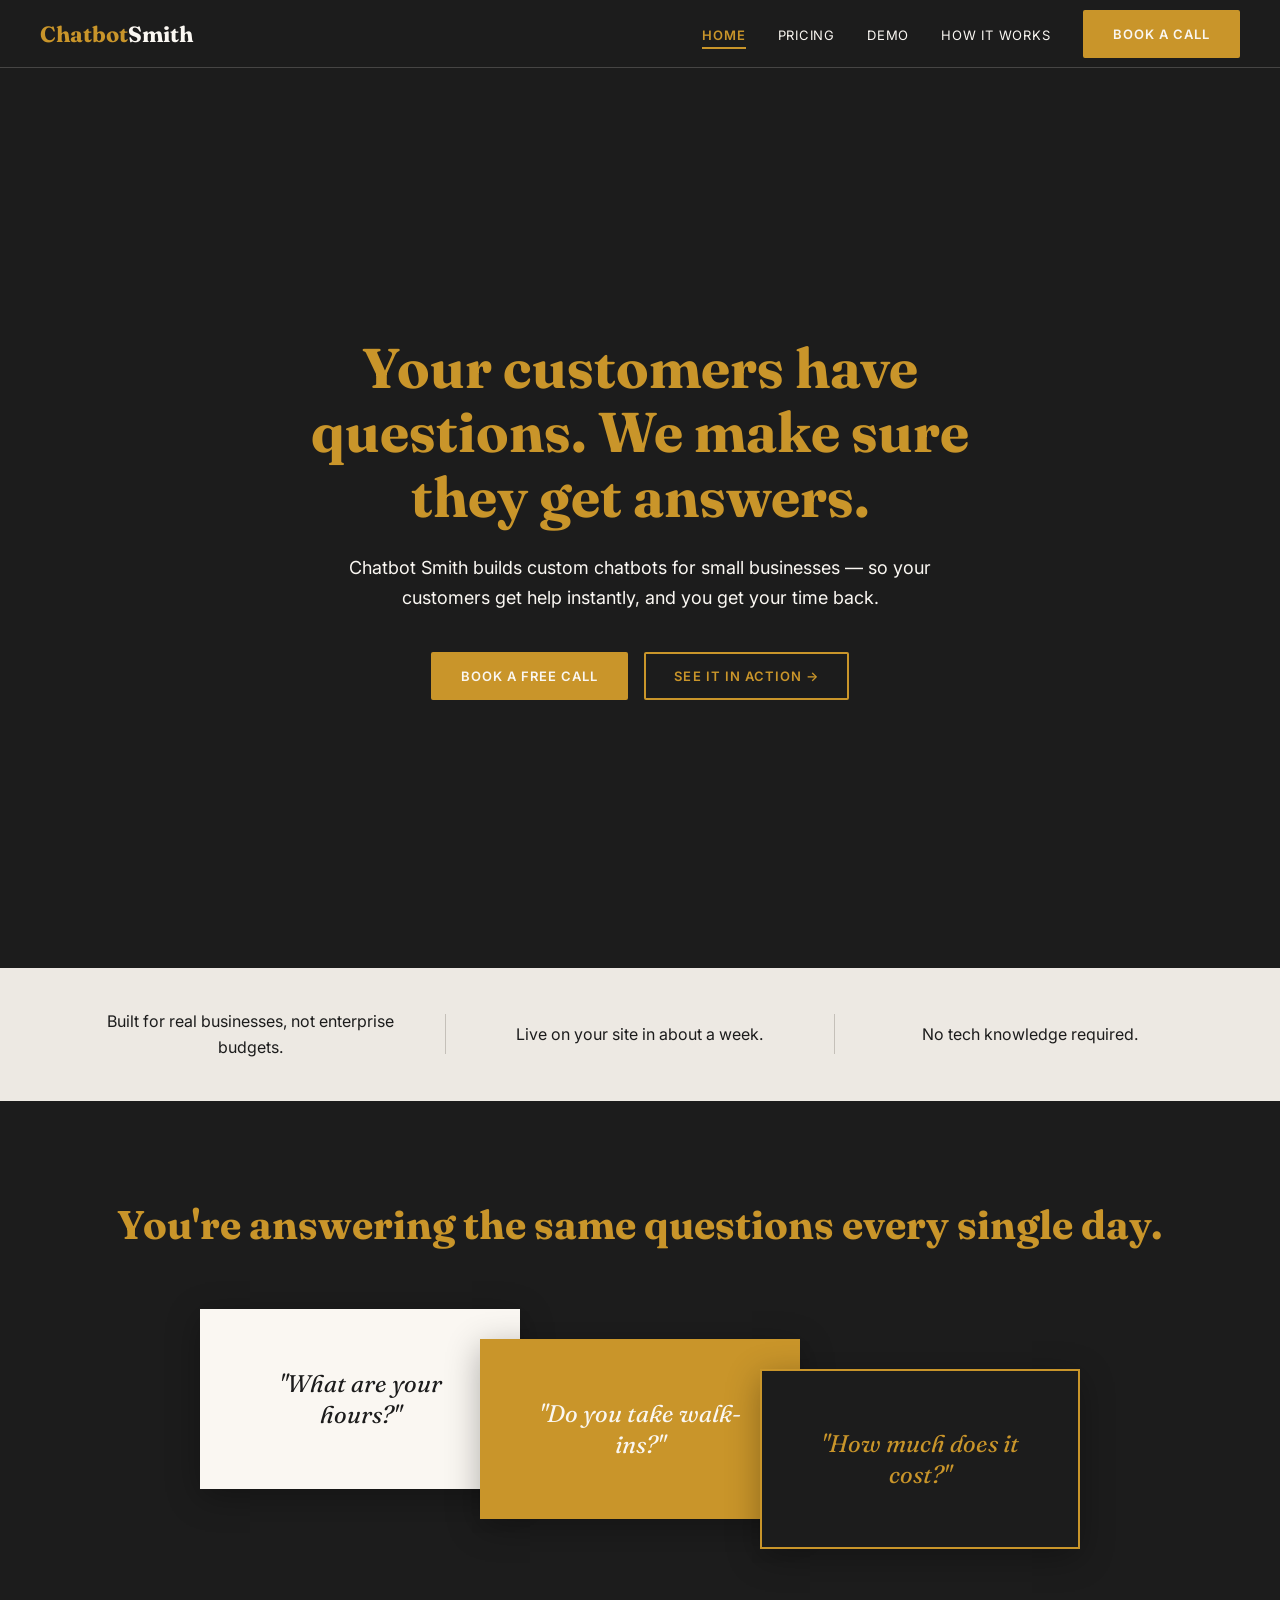
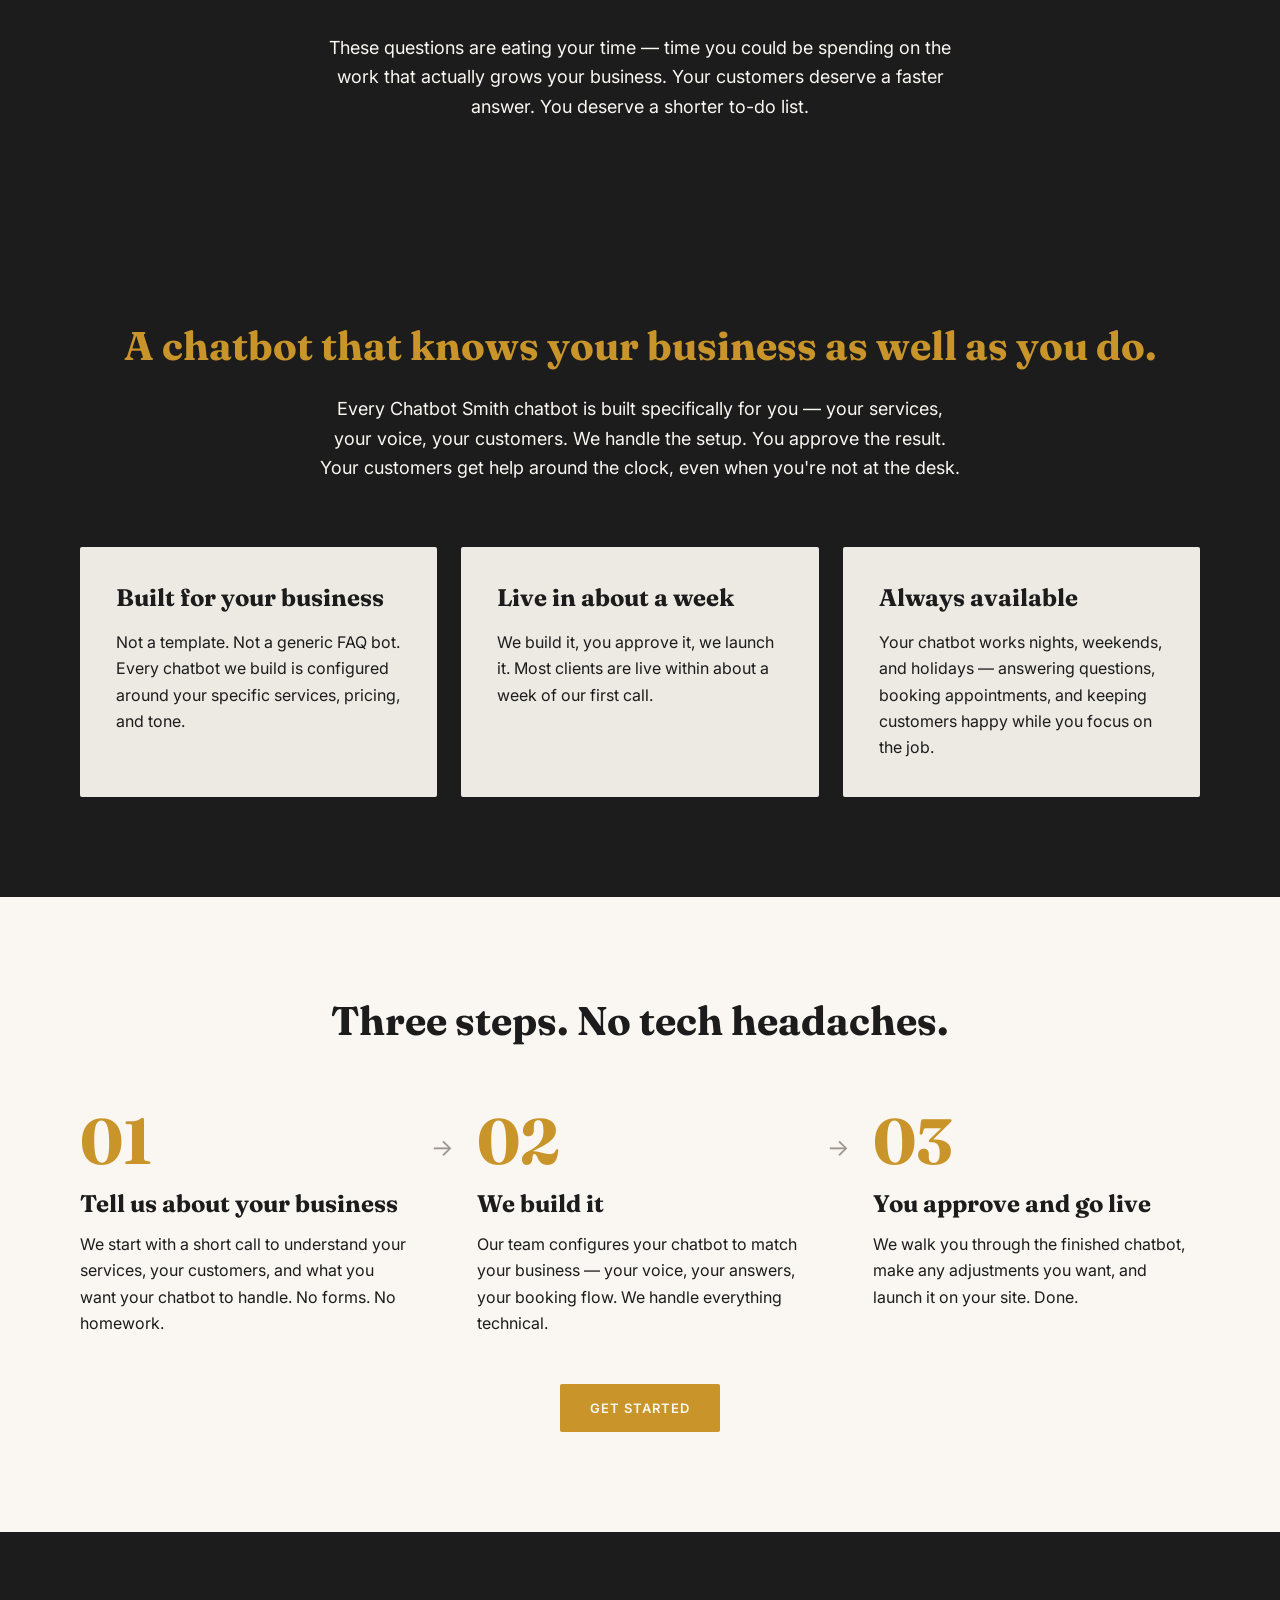
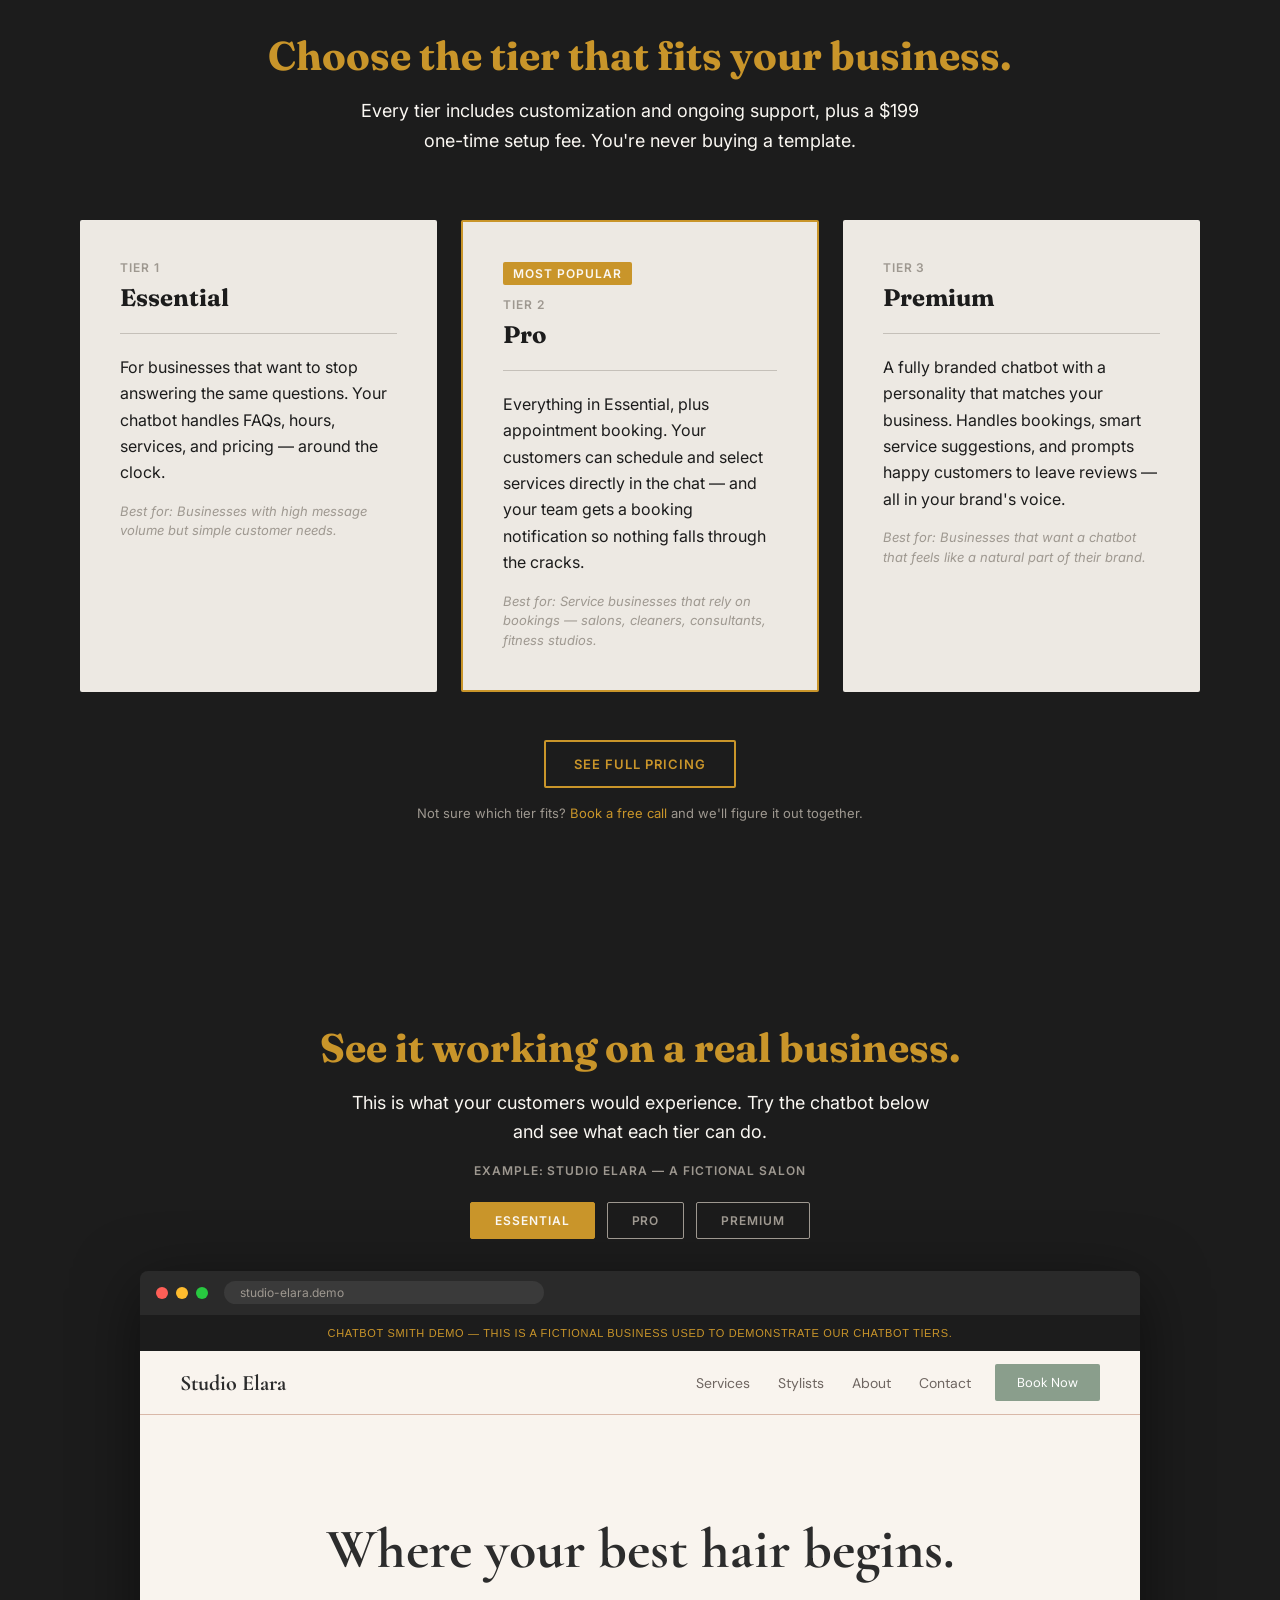
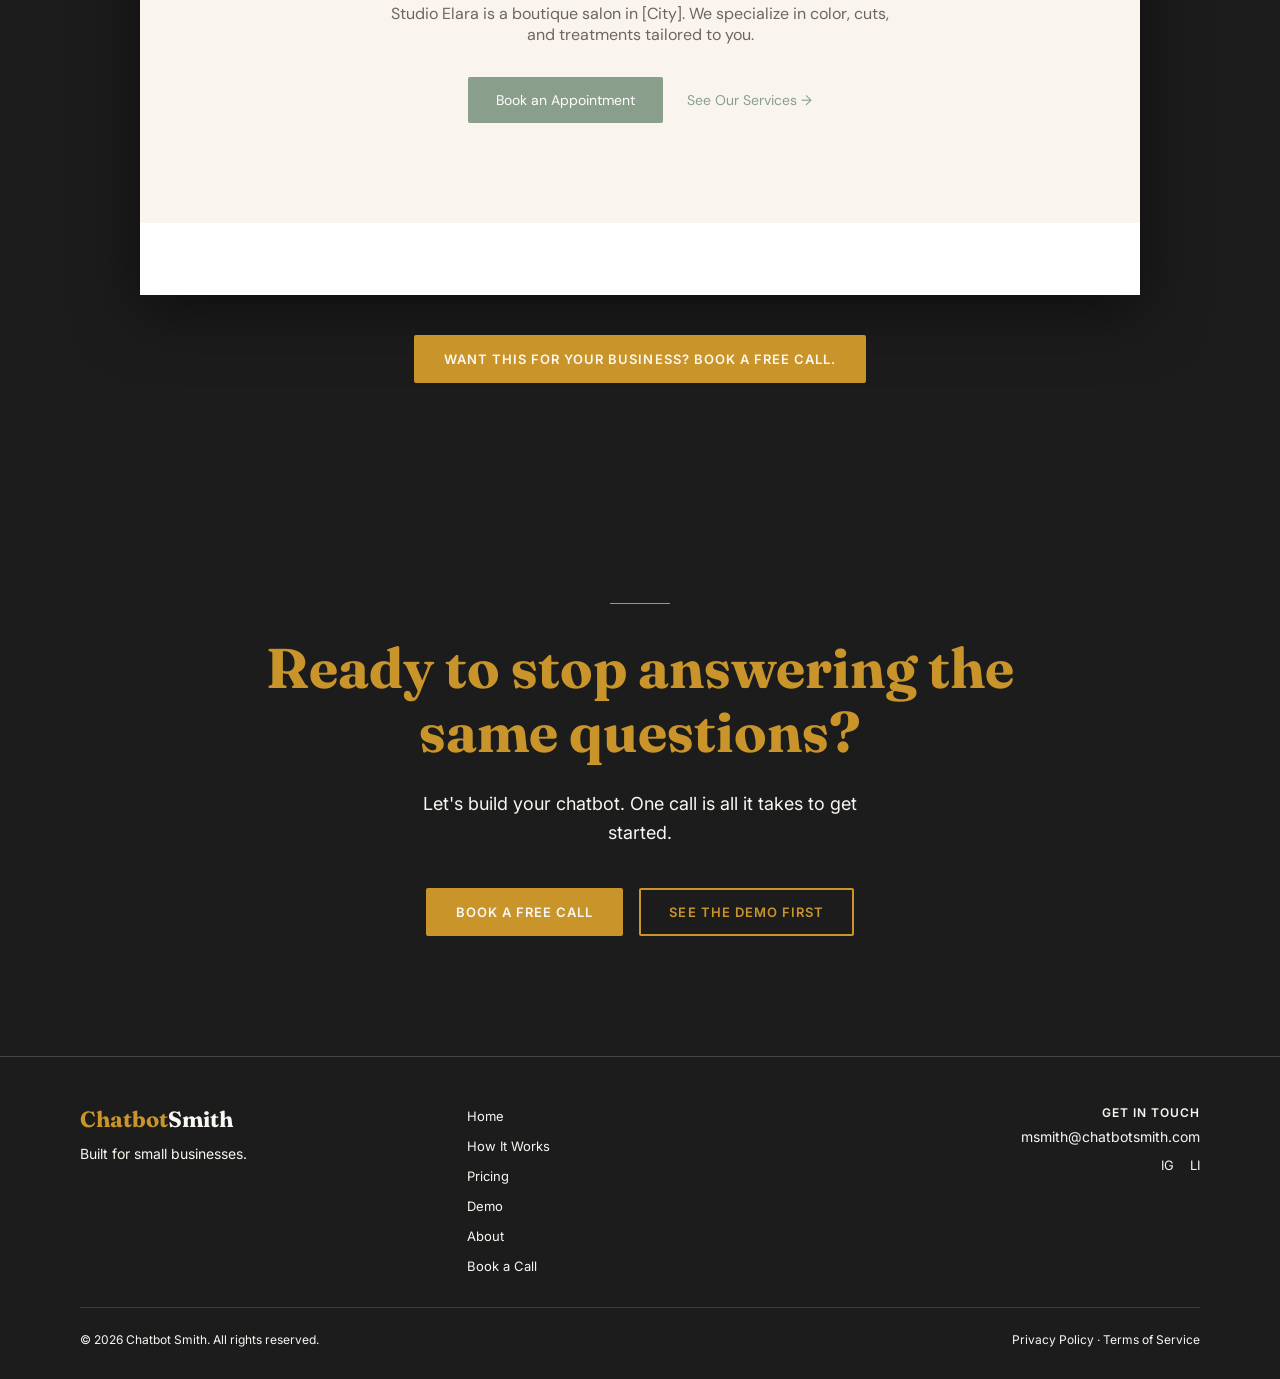
<file: index.html>
<!DOCTYPE html>
<html lang="en">
<head>
  <meta charset="UTF-8">
  <meta name="viewport" content="width=device-width, initial-scale=1.0">
  <meta name="description" content="Chatbot Smith builds custom AI chatbots for small businesses. Live within about a week. No tech knowledge required."> <!-- EDIT ME -->
  <title>Chatbot Smith — Custom Chatbots for Small Businesses</title> <!-- EDIT ME -->
  <!-- Placeholder favicon — replace with a real .ico file when you have a logo -->
  <link rel="icon" href="data:image/svg+xml,<svg xmlns='http://www.w3.org/2000/svg' viewBox='0 0 100 100'><text y='.9em' font-size='90'>💬</text></svg>">
  <link rel="stylesheet" href="css/styles.css">
  <!-- PAGE-SPECIFIC CSS if needed goes here -->
</head>
<body data-active-page="home">

  <!-- NAV — injected automatically by js/nav.js. Do not edit here. -->
  <div id="nav-placeholder"></div>

  <!-- ============================================================ -->
  <!-- MAIN CONTENT — page-specific sections go between these lines -->
  <!-- ============================================================ -->
  <main>

    <!-- ============ HERO SECTION ============ -->
    <section class="hero section" id="hero">
      <div class="container hero__inner">

        <!-- ============ HERO HEADLINE ============ -->
        <!-- EDIT ME: Change this headline -->
        <h1 class="display-heading hero__headline">
          Your customers have questions. We make sure they get answers.
        </h1>

        <!-- ============ HERO SUBHEADING ============ -->
        <!-- EDIT ME: Replace with your real subheading — the copy deck version was incomplete -->
        <p class="body-large hero__subheading">
          Chatbot Smith builds custom chatbots for small businesses — so your customers get help instantly, and you get your time back.
        </p>

        <!-- ============ HERO BUTTONS ============ -->
        <div class="btn-cta-row hero__cta-row">
          <!-- EDIT ME: Update button labels or link destinations if needed -->
          <a href="book-a-call.html" class="btn-primary">Book a Free Call</a>
          <a href="demo.html" class="btn-secondary">See It in Action →</a>
        </div>

      </div>
    </section>

    <!-- ============ SOCIAL PROOF BAR ============ -->
    <section class="social-proof" id="social-proof">
      <div class="container social-proof__inner">

        <!-- ============ TRUST SIGNALS ============ -->
        <!-- EDIT ME: Update these three signals once you have real client data -->
        <p class="body-text social-proof__signal">Built for real businesses, not enterprise budgets.</p>
        <div class="social-proof__divider" aria-hidden="true"></div>
        <p class="body-text social-proof__signal">Live on your site in about a week.</p>
        <div class="social-proof__divider" aria-hidden="true"></div>
        <p class="body-text social-proof__signal">No tech knowledge required.</p>

      </div>
    </section>

    <!-- ============ PROBLEM SECTION ============ -->
    <section class="problem section" id="problem">
      <div class="container">

        <!-- ============ PROBLEM HEADLINE ============ -->
        <!-- EDIT ME: Update headline text -->
        <h2 class="section-heading problem__headline">
          You're answering the same questions every single day.
        </h2>

        <!-- ============ STAGGERED QUOTE CARDS ============ -->
        <!-- Three overlapping cards showing the repetitive questions owners get -->
        <div class="problem__cards" aria-hidden="true">

          <!-- EDIT ME: Change these three questions to match your clients' real pain points -->
          <div class="problem__card problem__card--white">
            <p class="problem__quote">"What are your hours?"</p>
          </div>

          <div class="problem__card problem__card--mustard">
            <p class="problem__quote">"Do you take walk-ins?"</p>
          </div>

          <div class="problem__card problem__card--outlined">
            <p class="problem__quote">"How much does it cost?"</p>
          </div>

        </div>

        <!-- ============ PROBLEM BODY COPY ============ -->
        <!-- EDIT ME: Update body copy -->
        <p class="body-large problem__body">
          These questions are eating your time — time you could be spending on the work that actually grows your business. Your customers deserve a faster answer. You deserve a shorter to-do list.
        </p>

      </div>
    </section>

    <!-- ============ SOLUTION SECTION ============ -->
    <section class="solution section" id="solution">
      <div class="container">

        <!-- ============ SOLUTION HEADLINE + INTRO ============ -->
        <!-- EDIT ME: Update headline -->
        <h2 class="section-heading solution__headline">
          A chatbot that knows your business as well as you do.
        </h2>

        <!-- EDIT ME: Update body copy -->
        <p class="body-large solution__body">
          Every Chatbot Smith chatbot is built specifically for you — your services, your voice, your customers. We handle the setup. You approve the result. Your customers get help around the clock, even when you're not at the desk.
        </p>

        <!-- ============ THREE FEATURE CARDS ============ -->
        <div class="solution__cards">

          <div class="solution__card">
            <!-- EDIT ME: Update card headline -->
            <h3 class="card-heading solution__card-heading">Built for your business</h3>
            <!-- EDIT ME: Update card body -->
            <p class="body-text solution__card-body">Not a template. Not a generic FAQ bot. Every chatbot we build is configured around your specific services, pricing, and tone.</p>
          </div>

          <div class="solution__card">
            <!-- EDIT ME: Update card headline -->
            <h3 class="card-heading solution__card-heading">Live in about a week</h3>
            <!-- EDIT ME: Update card body -->
            <p class="body-text solution__card-body">We build it, you approve it, we launch it. Most clients are live within about a week of our first call.</p>
          </div>

          <div class="solution__card">
            <!-- EDIT ME: Update card headline -->
            <h3 class="card-heading solution__card-heading">Always available</h3>
            <!-- EDIT ME: Update card body -->
            <p class="body-text solution__card-body">Your chatbot works nights, weekends, and holidays — answering questions, booking appointments, and keeping customers happy while you focus on the job.</p>
          </div>

        </div>

      </div>
    </section>

    <!-- ============ HOW IT WORKS SECTION ============ -->
    <section class="how-it-works section" id="how-it-works">
      <div class="container">

        <!-- ============ HOW IT WORKS HEADLINE ============ -->
        <!-- EDIT ME: Update headline -->
        <h2 class="section-heading how-it-works__headline">
          Three steps. No tech headaches.
        </h2>

        <!-- ============ THREE STEPS ============ -->
        <div class="how-it-works__steps">

          <div class="how-it-works__step">
            <span class="how-it-works__number">01</span>
            <!-- EDIT ME: Update step headline -->
            <h3 class="card-heading how-it-works__step-heading">Tell us about your business</h3>
            <!-- EDIT ME: Update step body -->
            <p class="body-text how-it-works__step-body">We start with a short call to understand your services, your customers, and what you want your chatbot to handle. No forms. No homework.</p>
          </div>

          <div class="how-it-works__connector" aria-hidden="true">→</div>

          <div class="how-it-works__step">
            <span class="how-it-works__number">02</span>
            <!-- EDIT ME: Update step headline -->
            <h3 class="card-heading how-it-works__step-heading">We build it</h3>
            <!-- EDIT ME: Update step body -->
            <p class="body-text how-it-works__step-body">Our team configures your chatbot to match your business — your voice, your answers, your booking flow. We handle everything technical.</p>
          </div>

          <div class="how-it-works__connector" aria-hidden="true">→</div>

          <div class="how-it-works__step">
            <span class="how-it-works__number">03</span>
            <!-- EDIT ME: Update step headline -->
            <h3 class="card-heading how-it-works__step-heading">You approve and go live</h3>
            <!-- EDIT ME: Replace this with your real Step 3 copy — the copy deck version was incomplete -->
            <p class="body-text how-it-works__step-body">We walk you through the finished chatbot, make any adjustments you want, and launch it on your site. Done.</p>
          </div>

        </div>

        <!-- ============ HOW IT WORKS CTA ============ -->
        <div style="text-align: center; margin-top: 48px;">
          <!-- EDIT ME: Update button label or link -->
          <a href="book-a-call.html" class="btn-primary">Get Started</a>
        </div>

      </div>
    </section>

    <!-- ============ PRICING OVERVIEW SECTION ============ -->
    <section class="pricing-overview section" id="pricing-overview">
      <div class="container">

        <!-- ============ PRICING OVERVIEW HEADLINE ============ -->
        <!-- EDIT ME: Update headline -->
        <h2 class="section-heading pricing-overview__headline">
          Choose the tier that fits your business.
        </h2>
        <!-- EDIT ME: Update subheading -->
        <p class="body-large pricing-overview__subheading">
          Every tier includes customization and ongoing support, plus a $199 one-time setup fee. You're never buying a template.
        </p>

        <!-- ============ THREE TIER CARDS ============ -->
        <div class="pricing-overview__cards">

          <!-- TIER 1 -->
          <div class="tier-card">
            <span class="label-text tier-card__label">Tier 1</span>
            <!-- EDIT ME: Update tier name -->
            <h3 class="card-heading tier-card__name">Essential</h3>
            <hr class="tier-card__divider">
            <!-- EDIT ME: Update tier description -->
            <p class="body-text tier-card__description">For businesses that want to stop answering the same questions. Your chatbot handles FAQs, hours, services, and pricing — around the clock.</p>
            <!-- EDIT ME: Update best-for line -->
            <p class="caption-text tier-card__best-for">Best for: Businesses with high message volume but simple customer needs.</p>
          </div>

          <!-- TIER 2 — highlighted as most popular -->
          <div class="tier-card tier-card--featured">
            <span class="tier-card__badge label-text">Most Popular</span>
            <span class="label-text tier-card__label">Tier 2</span>
            <!-- EDIT ME: Update tier name -->
            <h3 class="card-heading tier-card__name">Pro</h3>
            <hr class="tier-card__divider">
            <!-- EDIT ME: Update tier description -->
            <p class="body-text tier-card__description">Everything in Essential, plus appointment booking. Your customers can schedule and select services directly in the chat — and your team gets a booking notification so nothing falls through the cracks.</p>
            <!-- EDIT ME: Update best-for line -->
            <p class="caption-text tier-card__best-for">Best for: Service businesses that rely on bookings — salons, cleaners, consultants, fitness studios.</p>
          </div>

          <!-- TIER 3 -->
          <div class="tier-card">
            <span class="label-text tier-card__label">Tier 3</span>
            <!-- EDIT ME: Update tier name -->
            <h3 class="card-heading tier-card__name">Premium</h3>
            <hr class="tier-card__divider">
            <!-- EDIT ME: Update tier description -->
            <p class="body-text tier-card__description">A fully branded chatbot with a personality that matches your business. Handles bookings, smart service suggestions, and prompts happy customers to leave reviews — all in your brand's voice.</p>
            <!-- EDIT ME: Update best-for line -->
            <p class="caption-text tier-card__best-for">Best for: Businesses that want a chatbot that feels like a natural part of their brand.</p>
          </div>

        </div>

        <!-- ============ PRICING OVERVIEW CTA ============ -->
        <div class="pricing-overview__cta-row">
          <!-- EDIT ME: Update button label or link -->
          <a href="pricing.html" class="btn-secondary">See Full Pricing</a>
          <p class="caption-text pricing-overview__note">
            Not sure which tier fits?
            <!-- EDIT ME: Update link destination if needed -->
            <a href="book-a-call.html" class="pricing-overview__inline-link">Book a free call</a> and we'll figure it out together.
          </p>
        </div>

      </div>
    </section>

    <!-- ============ LIVE DEMO PREVIEW SECTION ============ -->
    <section class="demo-preview section" id="demo-preview">
      <div class="container">

        <!-- ============ DEMO PREVIEW HEADLINE ============ -->
        <!-- EDIT ME: Update headline -->
        <h2 class="section-heading demo-preview__headline">
          See it working on a real business.
        </h2>
        <!-- EDIT ME: Update subheading -->
        <p class="body-large demo-preview__subheading">
          This is what your customers would experience. Try the chatbot below and see what each tier can do.
        </p>

        <!-- ============ DEMO LABEL ============ -->
        <!-- EDIT ME: Update demo label when you add new demo business types -->
        <p class="label-text demo-preview__label">Example: Studio Elara — a fictional salon</p>

        <!-- ============ TIER TABS ============ -->
        <!-- EDIT ME: Update tab labels if tier names change -->
        <div class="demo-tabs" role="tablist">
          <button class="demo-tab demo-tab--active" data-tier="1" role="tab" aria-selected="true">Essential</button>
          <button class="demo-tab" data-tier="2" role="tab" aria-selected="false">Pro</button>
          <button class="demo-tab" data-tier="3" role="tab" aria-selected="false">Premium</button>
        </div>

        <!-- ============ BROWSER MOCKUP FRAME ============ -->
        <div class="browser-mockup">
          <!-- Fake browser toolbar — decorative only -->
          <div class="browser-mockup__toolbar" aria-hidden="true">
            <div class="browser-mockup__dots">
              <span class="browser-mockup__dot browser-mockup__dot--red"></span>
              <span class="browser-mockup__dot browser-mockup__dot--yellow"></span>
              <span class="browser-mockup__dot browser-mockup__dot--green"></span>
            </div>
            <div class="browser-mockup__url-bar">studio-elara.demo</div>
          </div>
          <!-- The actual demo iframe — src is swapped by JS when tabs are clicked -->
          <iframe
            id="demo-iframe"
            class="browser-mockup__iframe"
            src="demos/salon/index.html?tier=1"
            title="Studio Elara chatbot demo — Tier 1 Essential"
            loading="lazy">
          </iframe>
        </div>

        <!-- ============ BELOW-DEMO CTA ============ -->
        <div class="demo-preview__cta" style="text-align: center; margin-top: 40px;">
          <!-- EDIT ME: Update CTA label or link -->
          <a href="book-a-call.html" class="btn-primary">Want this for your business? Book a free call.</a>
        </div>

      </div>
    </section>

    <!-- ============ FINAL CTA SECTION ============ -->
    <section class="final-cta section" id="final-cta">
      <div class="container final-cta__inner">

        <!-- Decorative mustard rule above headline -->
        <span class="mustard-rule" aria-hidden="true"></span>

        <!-- ============ FINAL CTA HEADLINE ============ -->
        <!-- EDIT ME: Update headline -->
        <h2 class="display-heading final-cta__headline">
          Ready to stop answering the same questions?
        </h2>

        <!-- ============ FINAL CTA SUBHEADING ============ -->
        <!-- EDIT ME: Update subheading -->
        <p class="body-large final-cta__subheading">
          Let's build your chatbot. One call is all it takes to get started.
        </p>

        <!-- ============ FINAL CTA BUTTONS ============ -->
        <div class="btn-cta-row final-cta__buttons">
          <!-- EDIT ME: Update button labels or links -->
          <a href="book-a-call.html" class="btn-primary">Book a Free Call</a>
          <a href="demo.html" class="btn-secondary">See the Demo First</a>
        </div>

      </div>
    </section>

  </main>
  <!-- ============================================================ -->

  <!-- FOOTER — injected automatically by js/footer.js. Do not edit here. -->
  <div id="footer-placeholder"></div>

  <script src="js/nav.js"></script>
  <script src="js/footer.js"></script>
  <!-- PAGE-SPECIFIC JS if needed goes here -->
  <script src="js/main.js"></script>

</body>
</html>
</file>
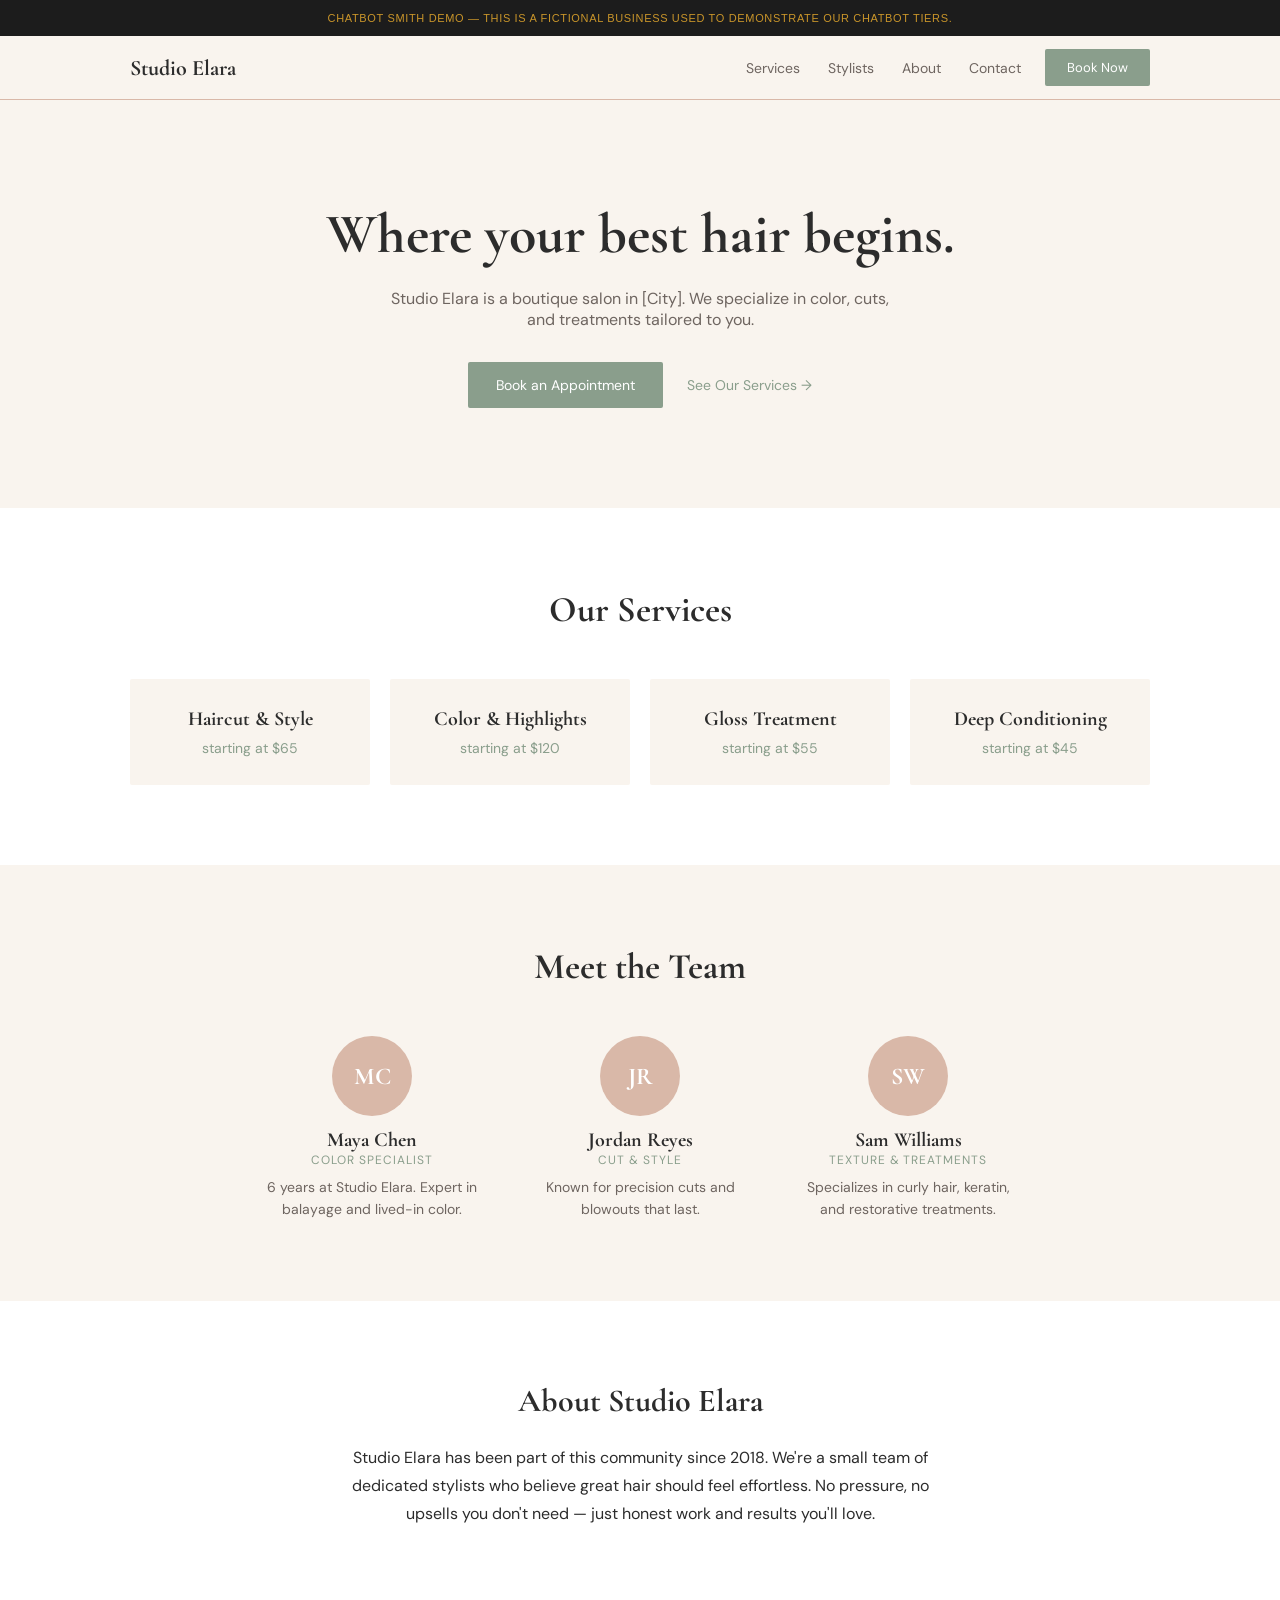
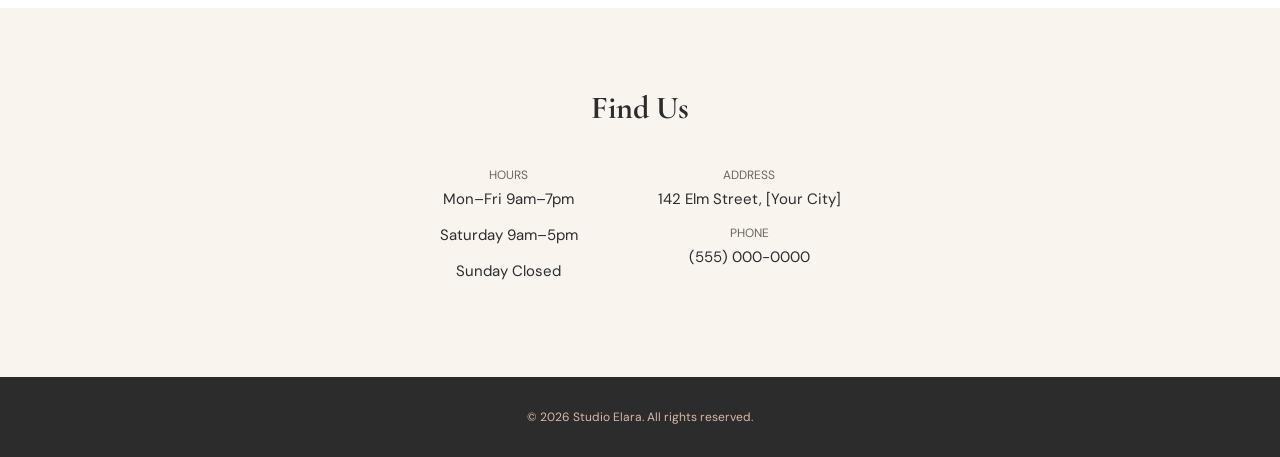
<file: demos/salon/index.html>
<!DOCTYPE html>
<html lang="en">
<head>
  <meta charset="UTF-8">
  <meta name="viewport" content="width=device-width, initial-scale=1.0">
  <meta name="description" content="Studio Elara — a boutique hair salon. Chatbot Smith demo site."> <!-- EDIT ME -->
  <title>Studio Elara — Chatbot Smith Demo</title> <!-- EDIT ME -->
  <!-- Placeholder favicon — replace with a real .ico file when you have a logo -->
  <link rel="icon" href="data:image/svg+xml,<svg xmlns='http://www.w3.org/2000/svg' viewBox='0 0 100 100'><text y='.9em' font-size='90'>💬</text></svg>">

  <link rel="preconnect" href="https://fonts.googleapis.com">
  <link href="https://fonts.googleapis.com/css2?family=Cormorant+Garamond:wght@400;600;700&family=DM+Sans:wght@400;500;700&display=swap" rel="stylesheet">

  <style>

    /* ===== CUSTOM PROPERTIES ===== */
    :root {
      --elara-cream: #F9F4EE;
      --elara-blush: #D9B8A8;
      --elara-sage: #8A9E8C;
      --elara-charcoal: #2C2C2C;
      --elara-stone: #6E6560;
    }

    /* ===== GLOBAL RESET ===== */
    *,
    *::before,
    *::after {
      box-sizing: border-box;
      margin: 0;
      padding: 0;
    }

    html {
      scroll-behavior: smooth;
    }

    body {
      background-color: var(--elara-cream);
      font-family: 'DM Sans', sans-serif;
      padding-top: 36px;
    }

    img {
      max-width: 100%;
      display: block;
    }

    a {
      text-decoration: none;
    }

    /* ===== ACCESSIBILITY ===== */
    /* Keyboard focus glow — matches the Chatbot Smith warm-pink accent (#D4847A) */
    a:focus-visible,
    button:focus-visible {
      outline: none;
      box-shadow: 0 0 0 3px #D4847A;
      border-radius: 2px;
    }

    .container {
      max-width: 1100px;
      margin: 0 auto;
      padding: 0 40px;
    }

    /* ===== DEMO BANNER ===== */
    .demo-banner {
      position: fixed;
      top: 0;
      left: 0;
      width: 100%;
      height: 36px;
      background-color: #1C1C1C;
      display: flex;
      align-items: center;
      justify-content: center;
      font-family: Arial, Helvetica, sans-serif;
      font-size: 11px;
      color: #C9952A;
      letter-spacing: 0.06em;
      text-transform: uppercase;
      z-index: 9999;
      text-align: center;
      padding: 0 16px;
    }

    /* ===== SALON NAV ===== */
    .salon-nav {
      background-color: var(--elara-cream);
      border-bottom: 1px solid var(--elara-blush);
      height: 64px;
      display: flex;
      align-items: center;
      justify-content: space-between;
      position: sticky;
      top: 36px;
      z-index: 100;
    }

    .salon-nav__wordmark {
      font-family: 'Cormorant Garamond', serif;
      font-weight: 700;
      font-size: 22px;
      color: var(--elara-charcoal);
    }

    .salon-nav__links {
      display: flex;
      align-items: center;
      list-style: none;
      gap: 28px;
      margin-left: auto;
      margin-right: 24px;
    }

    .salon-nav__links a {
      font-family: 'DM Sans', sans-serif;
      font-size: 14px;
      color: var(--elara-stone);
    }

    .salon-nav__cta {
      display: inline-block;
      background-color: var(--elara-sage);
      color: #FFFFFF;
      font-family: 'DM Sans', sans-serif;
      font-size: 13px;
      padding: 10px 22px;
      border-radius: 2px;
    }

    /* ===== SALON HERO ===== */
    .salon-hero {
      background-color: var(--elara-cream);
      padding: 100px 0;
      text-align: center;
    }

    .salon-hero__headline {
      font-family: 'Cormorant Garamond', serif;
      font-weight: 700;
      font-size: 56px;
      color: var(--elara-charcoal);
    }

    .salon-hero__subtext {
      font-family: 'DM Sans', sans-serif;
      font-size: 16px;
      color: var(--elara-stone);
      max-width: 500px;
      margin: 20px auto 0;
    }

    .salon-hero__cta-row {
      display: flex;
      align-items: center;
      justify-content: center;
      gap: 24px;
      margin-top: 32px;
      flex-wrap: wrap;
    }

    .salon-hero__btn-primary {
      display: inline-block;
      background-color: var(--elara-sage);
      color: #FFFFFF;
      font-family: 'DM Sans', sans-serif;
      font-size: 14px;
      padding: 14px 28px;
      border-radius: 2px;
    }

    .salon-hero__btn-link {
      font-family: 'DM Sans', sans-serif;
      font-size: 14px;
      color: var(--elara-sage);
    }

    /* ===== SERVICES SECTION ===== */
    .services {
      background-color: #FFFFFF;
      padding: 80px 0;
      text-align: center;
    }

    .services__heading {
      font-family: 'Cormorant Garamond', serif;
      font-size: 36px;
      color: var(--elara-charcoal);
      margin-bottom: 48px;
    }

    .services__grid {
      display: grid;
      grid-template-columns: repeat(4, 1fr);
      gap: 20px;
    }

    .service-card {
      background-color: var(--elara-cream);
      padding: 28px;
      border-radius: 2px;
    }

    .service-card__name {
      font-family: 'Cormorant Garamond', serif;
      font-weight: 700;
      font-size: 20px;
      color: var(--elara-charcoal);
      margin-bottom: 8px;
    }

    .service-card__price {
      font-family: 'DM Sans', sans-serif;
      font-size: 14px;
      color: var(--elara-sage);
    }

    /* ===== STYLISTS SECTION ===== */
    .stylists {
      background-color: var(--elara-cream);
      padding: 80px 0;
      text-align: center;
    }

    .stylists__heading {
      font-family: 'Cormorant Garamond', serif;
      font-size: 36px;
      color: var(--elara-charcoal);
      margin-bottom: 48px;
    }

    .stylists__row {
      display: flex;
      justify-content: center;
      gap: 48px;
      flex-wrap: wrap;
    }

    .stylist {
      max-width: 220px;
    }

    .stylist__avatar {
      width: 80px;
      height: 80px;
      border-radius: 50%;
      background-color: var(--elara-blush);
      color: #FFFFFF;
      font-family: 'Cormorant Garamond', serif;
      font-weight: 700;
      font-size: 24px;
      display: flex;
      align-items: center;
      justify-content: center;
      margin: 0 auto;
    }

    .stylist__name {
      font-family: 'Cormorant Garamond', serif;
      font-weight: 700;
      font-size: 20px;
      color: var(--elara-charcoal);
      margin-top: 12px;
    }

    .stylist__role {
      font-family: 'DM Sans', sans-serif;
      font-size: 12px;
      text-transform: uppercase;
      letter-spacing: 0.08em;
      color: var(--elara-sage);
      margin-bottom: 8px;
    }

    .stylist__bio {
      font-family: 'DM Sans', sans-serif;
      font-size: 14px;
      color: var(--elara-stone);
      line-height: 1.6;
    }

    /* ===== ABOUT SECTION ===== */
    .about {
      background-color: #FFFFFF;
      padding: 80px 0;
      text-align: center;
    }

    .about__heading {
      font-family: 'Cormorant Garamond', serif;
      font-size: 32px;
      color: var(--elara-charcoal);
      margin-bottom: 24px;
    }

    .about__body {
      font-family: 'DM Sans', sans-serif;
      font-size: 16px;
      color: var(--elara-charcoal);
      max-width: 600px;
      margin: 0 auto;
      line-height: 1.75;
    }

    /* ===== HOURS & CONTACT SECTION ===== */
    .hours-contact {
      background-color: var(--elara-cream);
      padding: 80px 0;
      text-align: center;
    }

    .hours-contact__heading {
      font-family: 'Cormorant Garamond', serif;
      font-size: 32px;
      color: var(--elara-charcoal);
      margin-bottom: 40px;
    }

    .hours-contact__columns {
      display: flex;
      justify-content: center;
      gap: 80px;
      flex-wrap: wrap;
    }

    .hours-contact__label {
      font-family: 'DM Sans', sans-serif;
      font-size: 12px;
      text-transform: uppercase;
      color: var(--elara-stone);
      margin-bottom: 6px;
    }

    .hours-contact__value {
      font-family: 'DM Sans', sans-serif;
      font-size: 15px;
      color: var(--elara-charcoal);
      margin-bottom: 16px;
    }

    /* ===== SALON FOOTER ===== */
    .salon-footer {
      background-color: var(--elara-charcoal);
      padding: 32px 0;
      text-align: center;
    }

    .salon-footer__text {
      font-family: 'DM Sans', sans-serif;
      font-size: 12px;
      color: var(--elara-blush);
    }

    /* ===== MOBILE RESPONSIVE ===== */
    @media (max-width: 768px) {
      .salon-nav__links {
        display: none;
      }

      .services__grid {
        grid-template-columns: 1fr 1fr;
      }

      .salon-hero__headline {
        font-size: 36px;
      }

      .hours-contact__columns {
        gap: 40px;
      }
    }

  </style>
</head>
<body>

  <!-- ============ CHATBOT SMITH DEMO BANNER ============ -->
  <div class="demo-banner">Chatbot Smith Demo — This is a fictional business used to demonstrate our chatbot tiers.</div>

  <!-- ============ SALON NAV ============ -->
  <nav class="salon-nav">
    <div class="container" style="display: flex; align-items: center; width: 100%;">
      <a href="#" class="salon-nav__wordmark">Studio Elara</a> <!-- EDIT ME -->
      <ul class="salon-nav__links">
        <li><a href="#services">Services</a></li>
        <li><a href="#stylists">Stylists</a></li>
        <li><a href="#about">About</a></li>
        <li><a href="#contact">Contact</a></li>
      </ul>
      <a href="#" class="salon-nav__cta">Book Now</a>
    </div>
  </nav>

  <!-- ============ SALON HERO ============ -->
  <section class="salon-hero">
    <div class="container">
      <!-- EDIT ME: Update headline -->
      <h1 class="salon-hero__headline">Where your best hair begins.</h1>
      <!-- EDIT ME: Update subtext with real city/location -->
      <p class="salon-hero__subtext">Studio Elara is a boutique salon in [City]. We specialize in color, cuts, and treatments tailored to you.</p>
      <div class="salon-hero__cta-row">
        <a href="#" class="salon-hero__btn-primary">Book an Appointment</a>
        <a href="#services" class="salon-hero__btn-link">See Our Services →</a>
      </div>
    </div>
  </section>

  <!-- ============ SERVICES SECTION ============ -->
  <section class="services" id="services">
    <div class="container">
      <h2 class="services__heading">Our Services</h2>
      <div class="services__grid">

        <!-- EDIT ME: Update service names and prices -->
        <div class="service-card">
          <p class="service-card__name">Haircut &amp; Style</p>
          <p class="service-card__price">starting at $65</p>
        </div>

        <div class="service-card">
          <p class="service-card__name">Color &amp; Highlights</p>
          <p class="service-card__price">starting at $120</p>
        </div>

        <div class="service-card">
          <p class="service-card__name">Gloss Treatment</p>
          <p class="service-card__price">starting at $55</p>
        </div>

        <div class="service-card">
          <p class="service-card__name">Deep Conditioning</p>
          <p class="service-card__price">starting at $45</p>
        </div>

      </div>
    </div>
  </section>

  <!-- ============ STYLISTS SECTION ============ -->
  <section class="stylists" id="stylists">
    <div class="container">
      <h2 class="stylists__heading">Meet the Team</h2>
      <div class="stylists__row">

        <!-- EDIT ME: Replace with real stylist names, roles, and bios -->
        <div class="stylist">
          <div class="stylist__avatar">MC</div>
          <p class="stylist__name">Maya Chen</p>
          <p class="stylist__role">Color Specialist</p>
          <p class="stylist__bio">6 years at Studio Elara. Expert in balayage and lived-in color.</p>
        </div>

        <div class="stylist">
          <div class="stylist__avatar">JR</div>
          <p class="stylist__name">Jordan Reyes</p>
          <p class="stylist__role">Cut &amp; Style</p>
          <p class="stylist__bio">Known for precision cuts and blowouts that last.</p>
        </div>

        <div class="stylist">
          <div class="stylist__avatar">SW</div>
          <p class="stylist__name">Sam Williams</p>
          <p class="stylist__role">Texture &amp; Treatments</p>
          <p class="stylist__bio">Specializes in curly hair, keratin, and restorative treatments.</p>
        </div>

      </div>
    </div>
  </section>

  <!-- ============ ABOUT SECTION ============ -->
  <section class="about" id="about">
    <div class="container">
      <h2 class="about__heading">About Studio Elara</h2>
      <!-- EDIT ME: Replace with authentic salon story -->
      <p class="about__body">Studio Elara has been part of this community since 2018. We're a small team of dedicated stylists who believe great hair should feel effortless. No pressure, no upsells you don't need — just honest work and results you'll love.</p>
    </div>
  </section>

  <!-- ============ HOURS & CONTACT SECTION ============ -->
  <section class="hours-contact" id="contact">
    <div class="container">
      <h2 class="hours-contact__heading">Find Us</h2>
      <div class="hours-contact__columns">

        <div class="hours-contact__col">
          <p class="hours-contact__label">Hours</p>
          <!-- EDIT ME: Update hours -->
          <p class="hours-contact__value">Mon–Fri 9am–7pm</p>
          <p class="hours-contact__value">Saturday 9am–5pm</p>
          <p class="hours-contact__value">Sunday Closed</p>
        </div>

        <div class="hours-contact__col">
          <p class="hours-contact__label">Address</p>
          <!-- EDIT ME: Update address -->
          <p class="hours-contact__value">142 Elm Street, [Your City]</p>
          <p class="hours-contact__label">Phone</p>
          <!-- EDIT ME: Update phone number -->
          <p class="hours-contact__value">(555) 000-0000</p>
        </div>

      </div>
    </div>
  </section>

  <!-- ============ SALON FOOTER ============ -->
  <footer class="salon-footer">
    <!-- EDIT ME: Update year -->
    <p class="salon-footer__text">&copy; 2026 Studio Elara. All rights reserved.</p>
  </footer>

  <!-- ============ CHATBOT WIDGET ============ -->
  <!-- The chatbot widget is injected here by the next prompt (Prompt 14). -->
  <!-- Do not add anything here manually. -->
  <div id="chatbot-widget-container"></div>

  <script>
    // =============================================
    // STUDIO ELARA — Live AI Chatbot
    // Powered by Chatbot Smith (widget.js)
    // =============================================

 (function() {
  var tier = new URLSearchParams(window.location.search).get('tier') || '1';
  var configs = {
    '1': { clientId: 'demo_studio_1', apiKey: '7d37438028bd2a10d788abd12420de9cf40b1f9824710d35a8b2513b4e30da85' },
    '2': { clientId: 'demo_studio_2', apiKey: 'e0efe5dacc912fb7a01321dd7a9aedf5aa1ddbbc8890b4399f5a79769b3df927' },
    '3': { clientId: 'demo_studio_3', apiKey: 'd75673a40805341b99a301fc939ae1f81128a5aabcc25ba0926f8d6580c51699' },
  };
  var c = configs[tier] || configs['1'];
  var script = document.createElement('script');
  script.src = 'https://chatbot-smith-backend.up.railway.app/widget.js';
  script.setAttribute('data-client-id', c.clientId);
  script.setAttribute('data-api-key', c.apiKey);
  script.async = true;
  document.head.appendChild(script);
})();
</script>
</body>
</html>
</file>
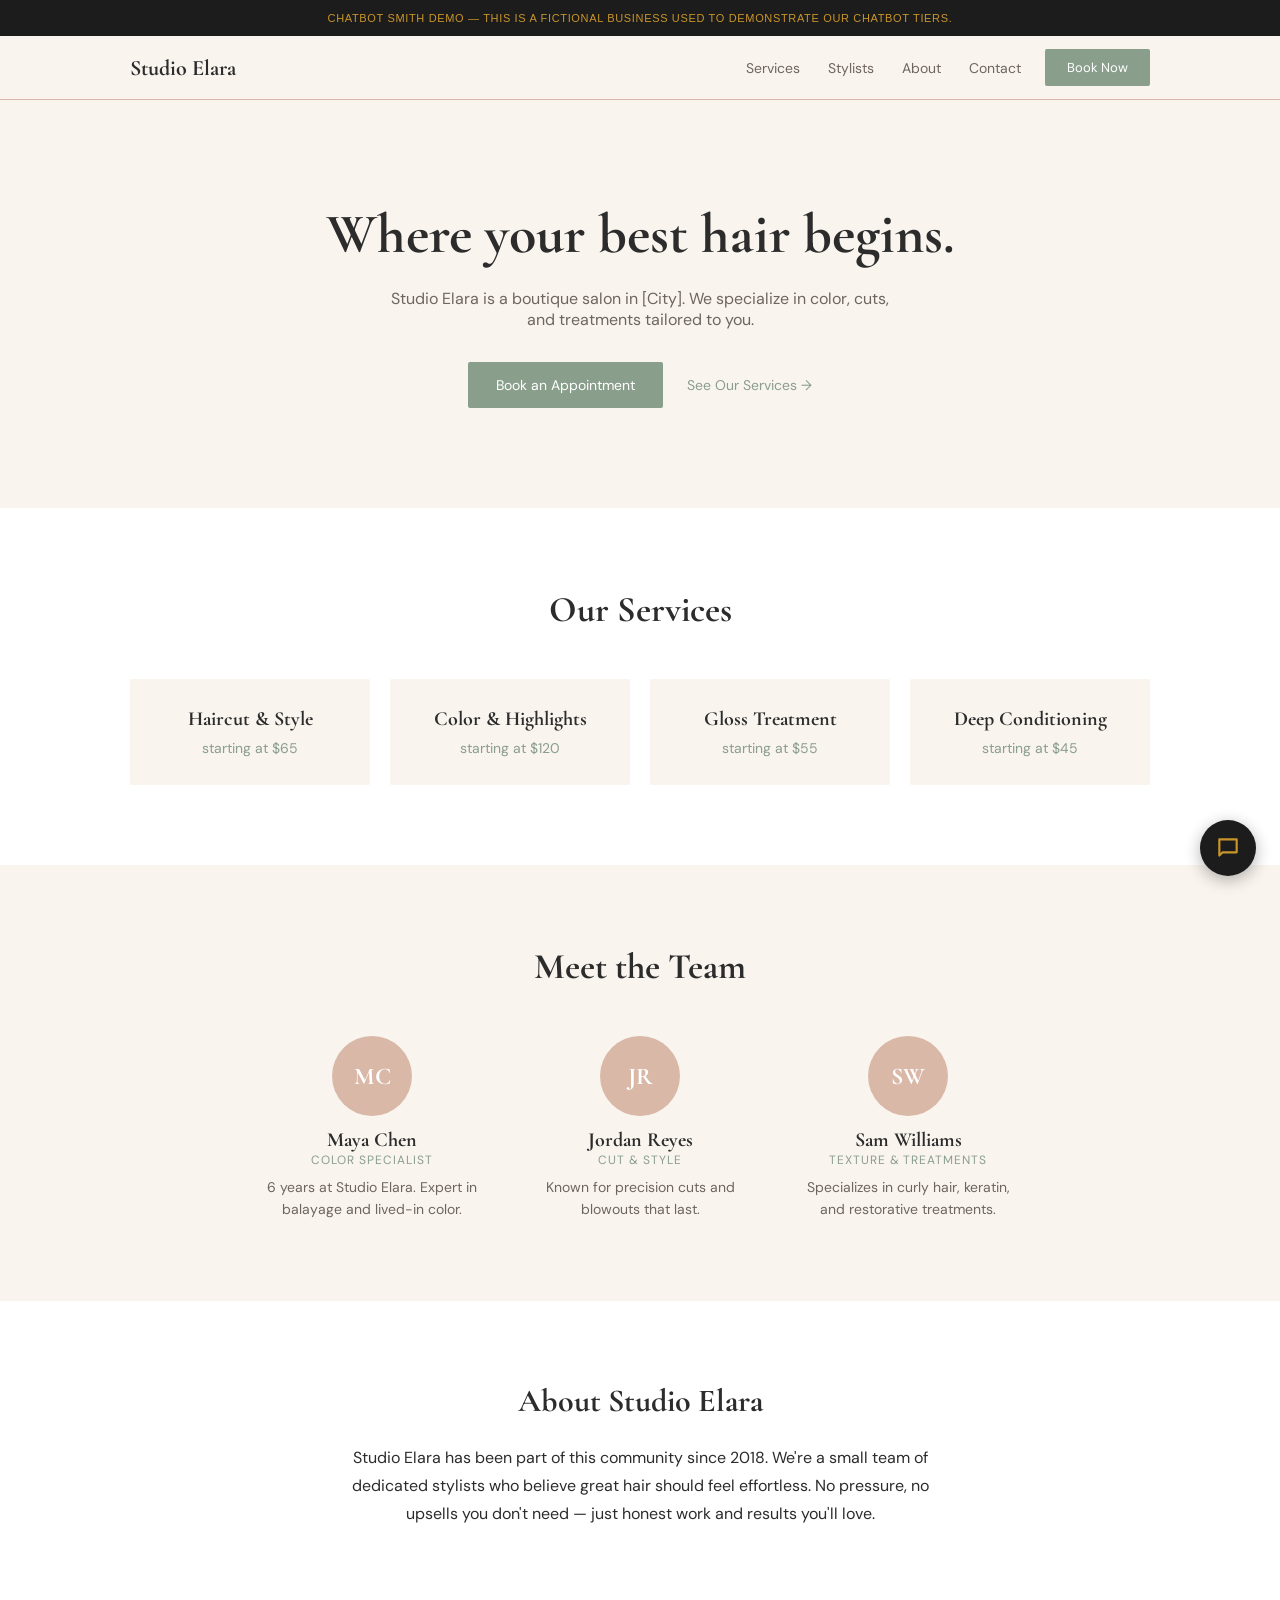
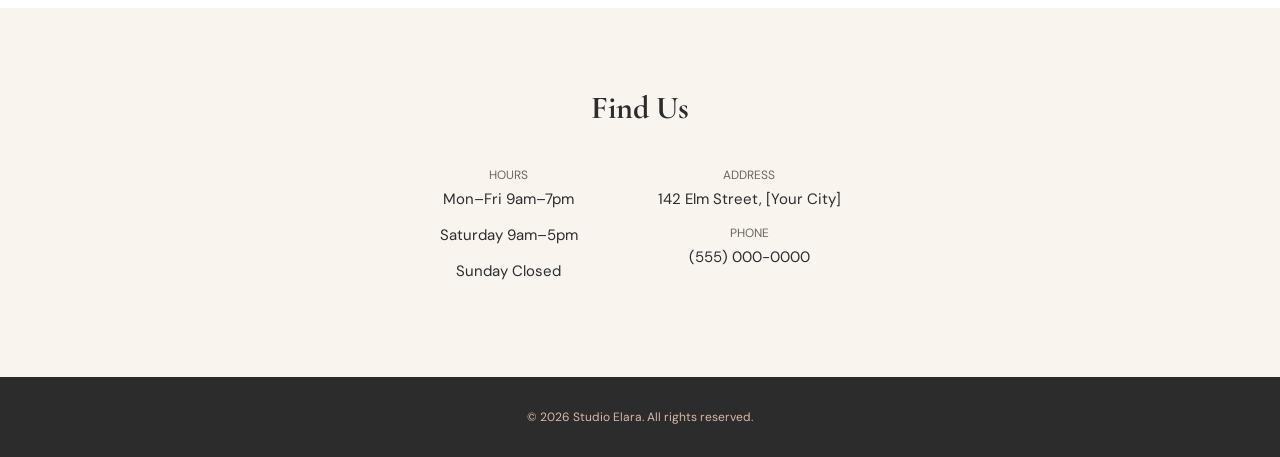
<file: Chatbot Smith 2/demos/salon/index.html>
<!DOCTYPE html>
<html lang="en">
<head>
  <meta charset="UTF-8">
  <meta name="viewport" content="width=device-width, initial-scale=1.0">
  <meta name="description" content="Studio Elara — a boutique hair salon. Chatbot Smith demo site."> <!-- EDIT ME -->
  <title>Studio Elara — Chatbot Smith Demo</title> <!-- EDIT ME -->
  <!-- Placeholder favicon — replace with a real .ico file when you have a logo -->
  <link rel="icon" href="data:image/svg+xml,<svg xmlns='http://www.w3.org/2000/svg' viewBox='0 0 100 100'><text y='.9em' font-size='90'>💬</text></svg>">

  <link rel="preconnect" href="https://fonts.googleapis.com">
  <link href="https://fonts.googleapis.com/css2?family=Cormorant+Garamond:wght@400;600;700&family=DM+Sans:wght@400;500;700&display=swap" rel="stylesheet">

  <style>

    /* ===== CUSTOM PROPERTIES ===== */
    :root {
      --elara-cream: #F9F4EE;
      --elara-blush: #D9B8A8;
      --elara-sage: #8A9E8C;
      --elara-charcoal: #2C2C2C;
      --elara-stone: #6E6560;
    }

    /* ===== GLOBAL RESET ===== */
    *,
    *::before,
    *::after {
      box-sizing: border-box;
      margin: 0;
      padding: 0;
    }

    html {
      scroll-behavior: smooth;
    }

    body {
      background-color: var(--elara-cream);
      font-family: 'DM Sans', sans-serif;
      padding-top: 36px;
    }

    img {
      max-width: 100%;
      display: block;
    }

    a {
      text-decoration: none;
    }

    /* ===== ACCESSIBILITY ===== */
    /* Keyboard focus glow — matches the Chatbot Smith warm-pink accent (#D4847A) */
    a:focus-visible,
    button:focus-visible {
      outline: none;
      box-shadow: 0 0 0 3px #D4847A;
      border-radius: 2px;
    }

    .container {
      max-width: 1100px;
      margin: 0 auto;
      padding: 0 40px;
    }

    /* ===== DEMO BANNER ===== */
    .demo-banner {
      position: fixed;
      top: 0;
      left: 0;
      width: 100%;
      height: 36px;
      background-color: #1C1C1C;
      display: flex;
      align-items: center;
      justify-content: center;
      font-family: Arial, Helvetica, sans-serif;
      font-size: 11px;
      color: #C9952A;
      letter-spacing: 0.06em;
      text-transform: uppercase;
      z-index: 9999;
      text-align: center;
      padding: 0 16px;
    }

    /* ===== SALON NAV ===== */
    .salon-nav {
      background-color: var(--elara-cream);
      border-bottom: 1px solid var(--elara-blush);
      height: 64px;
      display: flex;
      align-items: center;
      justify-content: space-between;
      position: sticky;
      top: 36px;
      z-index: 100;
    }

    .salon-nav__wordmark {
      font-family: 'Cormorant Garamond', serif;
      font-weight: 700;
      font-size: 22px;
      color: var(--elara-charcoal);
    }

    .salon-nav__links {
      display: flex;
      align-items: center;
      list-style: none;
      gap: 28px;
      margin-left: auto;
      margin-right: 24px;
    }

    .salon-nav__links a {
      font-family: 'DM Sans', sans-serif;
      font-size: 14px;
      color: var(--elara-stone);
    }

    .salon-nav__cta {
      display: inline-block;
      background-color: var(--elara-sage);
      color: #FFFFFF;
      font-family: 'DM Sans', sans-serif;
      font-size: 13px;
      padding: 10px 22px;
      border-radius: 2px;
    }

    /* ===== SALON HERO ===== */
    .salon-hero {
      background-color: var(--elara-cream);
      padding: 100px 0;
      text-align: center;
    }

    .salon-hero__headline {
      font-family: 'Cormorant Garamond', serif;
      font-weight: 700;
      font-size: 56px;
      color: var(--elara-charcoal);
    }

    .salon-hero__subtext {
      font-family: 'DM Sans', sans-serif;
      font-size: 16px;
      color: var(--elara-stone);
      max-width: 500px;
      margin: 20px auto 0;
    }

    .salon-hero__cta-row {
      display: flex;
      align-items: center;
      justify-content: center;
      gap: 24px;
      margin-top: 32px;
      flex-wrap: wrap;
    }

    .salon-hero__btn-primary {
      display: inline-block;
      background-color: var(--elara-sage);
      color: #FFFFFF;
      font-family: 'DM Sans', sans-serif;
      font-size: 14px;
      padding: 14px 28px;
      border-radius: 2px;
    }

    .salon-hero__btn-link {
      font-family: 'DM Sans', sans-serif;
      font-size: 14px;
      color: var(--elara-sage);
    }

    /* ===== SERVICES SECTION ===== */
    .services {
      background-color: #FFFFFF;
      padding: 80px 0;
      text-align: center;
    }

    .services__heading {
      font-family: 'Cormorant Garamond', serif;
      font-size: 36px;
      color: var(--elara-charcoal);
      margin-bottom: 48px;
    }

    .services__grid {
      display: grid;
      grid-template-columns: repeat(4, 1fr);
      gap: 20px;
    }

    .service-card {
      background-color: var(--elara-cream);
      padding: 28px;
      border-radius: 2px;
    }

    .service-card__name {
      font-family: 'Cormorant Garamond', serif;
      font-weight: 700;
      font-size: 20px;
      color: var(--elara-charcoal);
      margin-bottom: 8px;
    }

    .service-card__price {
      font-family: 'DM Sans', sans-serif;
      font-size: 14px;
      color: var(--elara-sage);
    }

    /* ===== STYLISTS SECTION ===== */
    .stylists {
      background-color: var(--elara-cream);
      padding: 80px 0;
      text-align: center;
    }

    .stylists__heading {
      font-family: 'Cormorant Garamond', serif;
      font-size: 36px;
      color: var(--elara-charcoal);
      margin-bottom: 48px;
    }

    .stylists__row {
      display: flex;
      justify-content: center;
      gap: 48px;
      flex-wrap: wrap;
    }

    .stylist {
      max-width: 220px;
    }

    .stylist__avatar {
      width: 80px;
      height: 80px;
      border-radius: 50%;
      background-color: var(--elara-blush);
      color: #FFFFFF;
      font-family: 'Cormorant Garamond', serif;
      font-weight: 700;
      font-size: 24px;
      display: flex;
      align-items: center;
      justify-content: center;
      margin: 0 auto;
    }

    .stylist__name {
      font-family: 'Cormorant Garamond', serif;
      font-weight: 700;
      font-size: 20px;
      color: var(--elara-charcoal);
      margin-top: 12px;
    }

    .stylist__role {
      font-family: 'DM Sans', sans-serif;
      font-size: 12px;
      text-transform: uppercase;
      letter-spacing: 0.08em;
      color: var(--elara-sage);
      margin-bottom: 8px;
    }

    .stylist__bio {
      font-family: 'DM Sans', sans-serif;
      font-size: 14px;
      color: var(--elara-stone);
      line-height: 1.6;
    }

    /* ===== ABOUT SECTION ===== */
    .about {
      background-color: #FFFFFF;
      padding: 80px 0;
      text-align: center;
    }

    .about__heading {
      font-family: 'Cormorant Garamond', serif;
      font-size: 32px;
      color: var(--elara-charcoal);
      margin-bottom: 24px;
    }

    .about__body {
      font-family: 'DM Sans', sans-serif;
      font-size: 16px;
      color: var(--elara-charcoal);
      max-width: 600px;
      margin: 0 auto;
      line-height: 1.75;
    }

    /* ===== HOURS & CONTACT SECTION ===== */
    .hours-contact {
      background-color: var(--elara-cream);
      padding: 80px 0;
      text-align: center;
    }

    .hours-contact__heading {
      font-family: 'Cormorant Garamond', serif;
      font-size: 32px;
      color: var(--elara-charcoal);
      margin-bottom: 40px;
    }

    .hours-contact__columns {
      display: flex;
      justify-content: center;
      gap: 80px;
      flex-wrap: wrap;
    }

    .hours-contact__label {
      font-family: 'DM Sans', sans-serif;
      font-size: 12px;
      text-transform: uppercase;
      color: var(--elara-stone);
      margin-bottom: 6px;
    }

    .hours-contact__value {
      font-family: 'DM Sans', sans-serif;
      font-size: 15px;
      color: var(--elara-charcoal);
      margin-bottom: 16px;
    }

    /* ===== SALON FOOTER ===== */
    .salon-footer {
      background-color: var(--elara-charcoal);
      padding: 32px 0;
      text-align: center;
    }

    .salon-footer__text {
      font-family: 'DM Sans', sans-serif;
      font-size: 12px;
      color: var(--elara-blush);
    }

    /* ===== MOBILE RESPONSIVE ===== */
    @media (max-width: 768px) {
      .salon-nav__links {
        display: none;
      }

      .services__grid {
        grid-template-columns: 1fr 1fr;
      }

      .salon-hero__headline {
        font-size: 36px;
      }

      .hours-contact__columns {
        gap: 40px;
      }
    }

  </style>
</head>
<body>

  <!-- ============ CHATBOT SMITH DEMO BANNER ============ -->
  <div class="demo-banner">Chatbot Smith Demo — This is a fictional business used to demonstrate our chatbot tiers.</div>

  <!-- ============ SALON NAV ============ -->
  <nav class="salon-nav">
    <div class="container" style="display: flex; align-items: center; width: 100%;">
      <a href="#" class="salon-nav__wordmark">Studio Elara</a> <!-- EDIT ME -->
      <ul class="salon-nav__links">
        <li><a href="#services">Services</a></li>
        <li><a href="#stylists">Stylists</a></li>
        <li><a href="#about">About</a></li>
        <li><a href="#contact">Contact</a></li>
      </ul>
      <a href="#" class="salon-nav__cta">Book Now</a>
    </div>
  </nav>

  <!-- ============ SALON HERO ============ -->
  <section class="salon-hero">
    <div class="container">
      <!-- EDIT ME: Update headline -->
      <h1 class="salon-hero__headline">Where your best hair begins.</h1>
      <!-- EDIT ME: Update subtext with real city/location -->
      <p class="salon-hero__subtext">Studio Elara is a boutique salon in [City]. We specialize in color, cuts, and treatments tailored to you.</p>
      <div class="salon-hero__cta-row">
        <a href="#" class="salon-hero__btn-primary">Book an Appointment</a>
        <a href="#services" class="salon-hero__btn-link">See Our Services →</a>
      </div>
    </div>
  </section>

  <!-- ============ SERVICES SECTION ============ -->
  <section class="services" id="services">
    <div class="container">
      <h2 class="services__heading">Our Services</h2>
      <div class="services__grid">

        <!-- EDIT ME: Update service names and prices -->
        <div class="service-card">
          <p class="service-card__name">Haircut &amp; Style</p>
          <p class="service-card__price">starting at $65</p>
        </div>

        <div class="service-card">
          <p class="service-card__name">Color &amp; Highlights</p>
          <p class="service-card__price">starting at $120</p>
        </div>

        <div class="service-card">
          <p class="service-card__name">Gloss Treatment</p>
          <p class="service-card__price">starting at $55</p>
        </div>

        <div class="service-card">
          <p class="service-card__name">Deep Conditioning</p>
          <p class="service-card__price">starting at $45</p>
        </div>

      </div>
    </div>
  </section>

  <!-- ============ STYLISTS SECTION ============ -->
  <section class="stylists" id="stylists">
    <div class="container">
      <h2 class="stylists__heading">Meet the Team</h2>
      <div class="stylists__row">

        <!-- EDIT ME: Replace with real stylist names, roles, and bios -->
        <div class="stylist">
          <div class="stylist__avatar">MC</div>
          <p class="stylist__name">Maya Chen</p>
          <p class="stylist__role">Color Specialist</p>
          <p class="stylist__bio">6 years at Studio Elara. Expert in balayage and lived-in color.</p>
        </div>

        <div class="stylist">
          <div class="stylist__avatar">JR</div>
          <p class="stylist__name">Jordan Reyes</p>
          <p class="stylist__role">Cut &amp; Style</p>
          <p class="stylist__bio">Known for precision cuts and blowouts that last.</p>
        </div>

        <div class="stylist">
          <div class="stylist__avatar">SW</div>
          <p class="stylist__name">Sam Williams</p>
          <p class="stylist__role">Texture &amp; Treatments</p>
          <p class="stylist__bio">Specializes in curly hair, keratin, and restorative treatments.</p>
        </div>

      </div>
    </div>
  </section>

  <!-- ============ ABOUT SECTION ============ -->
  <section class="about" id="about">
    <div class="container">
      <h2 class="about__heading">About Studio Elara</h2>
      <!-- EDIT ME: Replace with authentic salon story -->
      <p class="about__body">Studio Elara has been part of this community since 2018. We're a small team of dedicated stylists who believe great hair should feel effortless. No pressure, no upsells you don't need — just honest work and results you'll love.</p>
    </div>
  </section>

  <!-- ============ HOURS & CONTACT SECTION ============ -->
  <section class="hours-contact" id="contact">
    <div class="container">
      <h2 class="hours-contact__heading">Find Us</h2>
      <div class="hours-contact__columns">

        <div class="hours-contact__col">
          <p class="hours-contact__label">Hours</p>
          <!-- EDIT ME: Update hours -->
          <p class="hours-contact__value">Mon–Fri 9am–7pm</p>
          <p class="hours-contact__value">Saturday 9am–5pm</p>
          <p class="hours-contact__value">Sunday Closed</p>
        </div>

        <div class="hours-contact__col">
          <p class="hours-contact__label">Address</p>
          <!-- EDIT ME: Update address -->
          <p class="hours-contact__value">142 Elm Street, [Your City]</p>
          <p class="hours-contact__label">Phone</p>
          <!-- EDIT ME: Update phone number -->
          <p class="hours-contact__value">(555) 000-0000</p>
        </div>

      </div>
    </div>
  </section>

  <!-- ============ SALON FOOTER ============ -->
  <footer class="salon-footer">
    <!-- EDIT ME: Update year -->
    <p class="salon-footer__text">&copy; 2026 Studio Elara. All rights reserved.</p>
  </footer>

  <!-- ============ CHATBOT WIDGET ============ -->
  <!-- The chatbot widget is injected here by the next prompt (Prompt 14). -->
  <!-- Do not add anything here manually. -->
  <div id="chatbot-widget-container"></div>

  <script>

    // Reads ?tier=1, ?tier=2, or ?tier=3 from the URL.
    // Defaults to tier 1 if nothing is specified.
    var urlParams  = new URLSearchParams(window.location.search);
    var activeTier = parseInt(urlParams.get('tier')) || 1;

    // =============================================
    // CHATBOT CONTENT — Edit responses here
    // Each tier has: botName, welcomeMessage, quickReplies, responses
    // responses is an object where the key is a keyword and the value is the reply
    // =============================================
    var CHATBOT_CONTENT = {

      1: {
        botName: 'Studio Elara Bot', // EDIT ME
        welcomeMessage: 'Hi! I can answer questions about Studio Elara — our services, pricing, hours, and location. What would you like to know?', // EDIT ME
        quickReplies: [
          'What are your hours?',          // EDIT ME
          'What services do you offer?',   // EDIT ME
          'How much does a haircut cost?', // EDIT ME
          'Where are you located?'         // EDIT ME
        ],
        responses: {
          // EDIT ME: Add or update keyword responses below
          // Format: 'keyword': 'response text'
          // If the user's message contains the keyword, this response is sent.
          'hours':       "We're open Monday–Friday 9am–7pm, and Saturday 9am–5pm. We're closed on Sundays.", // EDIT ME
          'services':    'We offer haircuts, color & highlights, gloss treatments, and deep conditioning. Prices start at $45.', // EDIT ME
          'haircut':     'Haircuts start at $65. Color services start at $120. Would you like to know about a specific service?', // EDIT ME
          'cost':        'Haircuts start at $65. Color services start at $120. Would you like to know about a specific service?', // EDIT ME
          'price':       'Haircuts start at $65. Color services start at $120. Would you like to know about a specific service?', // EDIT ME
          'location':    "We're at 142 Elm Street. Plenty of street parking nearby!", // EDIT ME
          'where':       "We're at 142 Elm Street. Plenty of street parking nearby!", // EDIT ME
          'book':        'Booking is available by phone or in person. Give us a call at (555) 000-0000!', // EDIT ME
          '_fallback':   "I can answer questions about our hours, services, pricing, and location. For anything else, give us a call!" // EDIT ME
        },
        bookingFlow: null  // Tier 1 has no booking flow
      },

      2: {
        botName: 'Studio Elara Bot', // EDIT ME
        welcomeMessage: 'Hi! I can answer questions or help you book an appointment at Studio Elara. What can I do for you?', // EDIT ME
        quickReplies: [
          'Book an appointment', // EDIT ME
          'What services do you offer?',
          'What are your hours?',
          'Choose a stylist'
        ],
        responses: {
          // Includes all Tier 1 responses plus booking trigger
          'hours':    "We're open Monday–Friday 9am–7pm, and Saturday 9am–5pm. Closed Sundays.", // EDIT ME
          'services': 'We offer haircuts, color & highlights, gloss treatments, and deep conditioning. Prices start at $45.', // EDIT ME
          'haircut':  'Haircuts start at $65. Want to book one? Just say "book" to get started!', // EDIT ME
          'cost':     'Haircuts start at $65. Color services start at $120. Say "book" to schedule your visit.', // EDIT ME
          'price':    'Haircuts start at $65. Color services start at $120. Say "book" to schedule your visit.', // EDIT ME
          'location': "We're at 142 Elm Street. Plenty of street parking nearby!", // EDIT ME
          'where':    "We're at 142 Elm Street. Plenty of street parking nearby!", // EDIT ME
          '_fallback': "I can answer questions about our services or help you book. What would you like to do?" // EDIT ME
        },
        // Booking flow: a sequence of steps the bot walks the user through
        // EDIT ME: Update options in each step to match your real services/stylists/times
        bookingFlow: [
          {
            message: 'Great! Which service are you interested in?',
            chips: ['Haircut & Style', 'Color & Highlights', 'Gloss Treatment', 'Deep Conditioning']
          },
          {
            message: 'Who would you like to book with?',
            chips: ['Maya Chen', 'Jordan Reyes', 'Sam Williams', 'No preference']
          },
          {
            message: 'What day works best for you?',
            chips: ['Monday', 'Tuesday', 'Wednesday', 'Thursday', 'Friday', 'Saturday']
          },
          {
            message: 'What time?',
            chips: ['9am', '11am', '1pm', '3pm', '5pm']
          }
        ]
      },

      3: {
        botName: 'Elara ✦', // EDIT ME
        welcomeMessage: "Hey, welcome to Studio Elara! I'm Elara — I'm here to help you book an appointment, explore our services, or answer any questions you have. What's on your mind?", // EDIT ME
        quickReplies: [
          'Book an appointment',  // EDIT ME
          'What should I try next?',
          'What services do you offer?',
          'What are your hours?'
        ],
        responses: {
          // Includes all Tier 2 responses plus premium extras
          'hours':       "We're open Monday–Friday 9am–7pm, Saturday 9am–5pm. Need a time outside those? Let me know and I'll see what I can do.", // EDIT ME
          'services':    'We offer haircuts, color, gloss treatments, and deep conditioning. Want a recommendation for your hair type?', // EDIT ME
          'haircut':     'Haircuts start at $65. Want to book, or should I suggest a stylist based on what you need?', // EDIT ME
          'cost':        'Pricing depends on the service — haircuts from $65, color from $120. Want me to walk you through options?', // EDIT ME
          'price':       'Pricing depends on the service — haircuts from $65, color from $120. Want me to walk you through options?', // EDIT ME
          'location':    "We're at 142 Elm Street. Easy parking on the street — just look for the sage green awning.", // EDIT ME
          'where':       "We're at 142 Elm Street. Easy parking on the street — just look for the sage green awning.", // EDIT ME
          'reschedule':  "To reschedule, give us a call at (555) 000-0000 and we'll get you sorted out!", // EDIT ME
          'cancel':      "To cancel your appointment, please give us a call at (555) 000-0000 and we'll take care of it.", // EDIT ME
          'recommend':   "Based on what I know about your past visits, a gloss treatment might be the perfect refresh — it adds shine and tone without committing to a full color. Want to add it to your next appointment?", // EDIT ME
          'suggestion':  "Based on what I know about your past visits, a gloss treatment might be the perfect refresh. Want to add it to your next appointment?", // EDIT ME
          'returning':   "Welcome back! It's great to hear from you again. How's your hair been since your last visit?", // EDIT ME
          '_fallback':   "I'm here to help with bookings, service questions, and recommendations. What do you need?" // EDIT ME
        },
        bookingFlow: [
          {
            message: 'Perfect — let me help you get booked. Which service are you thinking?',
            chips: ['Haircut & Style', 'Color & Highlights', 'Gloss Treatment', 'Deep Conditioning']
          },
          {
            message: 'Who would you like to work with?',
            chips: ['Maya Chen', 'Jordan Reyes', 'Sam Williams', 'No preference']
          },
          {
            message: 'What day suits you?',
            chips: ['Monday', 'Tuesday', 'Wednesday', 'Thursday', 'Friday', 'Saturday']
          },
          {
            message: 'And what time works for you?',
            chips: ['9am', '11am', '1pm', '3pm', '5pm']
          }
        ]
      }

    };

    // Tracks which step of the booking flow the user is on.
    // -1 means "not currently booking." 0 and up is the step index.
    var bookingStep = -1;

    // Stores what the user picked at each booking step (service, stylist, day, time)
    var bookingSelections = {};

    // The order booking steps happen in — matches the index of each tier's bookingFlow array
    var BOOKING_STEP_KEYS = ['service', 'stylist', 'day', 'time'];

    // Builds the entire chatbot widget (styles + HTML + events) for the given tier
    // and injects it into #chatbot-widget-container.
    function buildWidget(tier) {
      var tierContent = CHATBOT_CONTENT[tier];

      // Inject the widget's CSS. Everything is prefixed with "cs-" (Chatbot Smith)
      // so none of these styles can collide with the salon's own site styles.
      var widgetStyles = document.createElement('style');
      widgetStyles.textContent =
        '.cs-bubble {' +
          'position: fixed;' +
          'bottom: 24px;' +
          'right: 24px;' +
          'width: 56px;' +
          'height: 56px;' +
          'border-radius: 50%;' +
          'background: #1C1C1C;' +
          'cursor: pointer;' +
          'border: none;' +
          'display: flex;' +
          'align-items: center;' +
          'justify-content: center;' +
          'z-index: 10000;' +
          'box-shadow: 0 4px 16px rgba(0,0,0,0.3);' +
        '}' +
        '.cs-chat-panel {' +
          'position: fixed;' +
          'bottom: 24px;' +
          'right: 24px;' +
          'width: 340px;' +
          'height: 480px;' +
          'border-radius: 12px;' +
          'overflow: hidden;' +
          'display: none;' +
          'flex-direction: column;' +
          'z-index: 9999;' +
          'box-shadow: 0 8px 32px rgba(0,0,0,0.25);' +
        '}' +
        '.cs-chat-header {' +
          'background: #1C1C1C;' +
          'height: 56px;' +
          'padding: 0 16px;' +
          'display: flex;' +
          'align-items: center;' +
          'justify-content: space-between;' +
          'flex-shrink: 0;' +
        '}' +
        '.cs-header-left {' +
          'display: flex;' +
          'align-items: center;' +
          'gap: 8px;' +
        '}' +
        '.cs-online-dot {' +
          'width: 8px;' +
          'height: 8px;' +
          'border-radius: 50%;' +
          'background: #4CAF50;' +
        '}' +
        '.cs-bot-name {' +
          'font-family: Inter, sans-serif;' +
          'font-size: 14px;' +
          'font-weight: 600;' +
          'color: #FAF7F2;' +
        '}' +
        '.cs-close-btn {' +
          'background: none;' +
          'border: none;' +
          'color: #FAF7F2;' +
          'font-size: 20px;' +
          'cursor: pointer;' +
          'padding: 4px 8px;' +
        '}' +
        '.cs-messages {' +
          'flex: 1;' +
          'overflow-y: auto;' +
          'padding: 16px;' +
          'background: #FAF7F2;' +
          'display: flex;' +
          'flex-direction: column;' +
          'gap: 12px;' +
        '}' +
        '.cs-msg {' +
          'max-width: 80%;' +
          'padding: 12px 14px;' +
          'font-family: Inter, sans-serif;' +
          'font-size: 14px;' +
          'line-height: 1.5;' +
          'border-radius: 12px;' +
        '}' +
        '.cs-msg--bot {' +
          'background: #EDE9E3;' +
          'color: #1C1C1C;' +
          'align-self: flex-start;' +
          'border-radius: 12px 12px 12px 0;' +
        '}' +
        '.cs-msg--user {' +
          'background: #C9952A;' +
          'color: #FAF7F2;' +
          'align-self: flex-end;' +
          'border-radius: 12px 12px 0 12px;' +
        '}' +
        '.cs-chips {' +
          'display: flex;' +
          'flex-wrap: wrap;' +
          'gap: 8px;' +
          'margin-top: 4px;' +
        '}' +
        '.cs-chip {' +
          'background: transparent;' +
          'border: 1px solid #C9952A;' +
          'color: #C9952A;' +
          'font-family: Inter, sans-serif;' +
          'font-size: 12px;' +
          'padding: 6px 12px;' +
          'border-radius: 20px;' +
          'cursor: pointer;' +
        '}' +
        '.cs-chip:hover {' +
          'background: #C9952A;' +
          'color: #FAF7F2;' +
        '}' +
        '.cs-input-row {' +
          'display: flex;' +
          'border-top: 1px solid #EDE9E3;' +
          'background: #FAF7F2;' +
          'flex-shrink: 0;' +
        '}' +
        '.cs-input {' +
          'flex: 1;' +
          'padding: 14px 16px;' +
          'border: none;' +
          'outline: none;' +
          'font-family: Inter, sans-serif;' +
          'font-size: 14px;' +
          'background: transparent;' +
        '}' +
        '.cs-send-btn {' +
          'background: #C9952A;' +
          'color: #FAF7F2;' +
          'border: none;' +
          'padding: 0 20px;' +
          'font-family: Inter, sans-serif;' +
          'font-size: 13px;' +
          'font-weight: 600;' +
          'cursor: pointer;' +
        '}' +
        '.cs-attribution {' +
          'text-align: center;' +
          'font-family: Inter, sans-serif;' +
          'font-size: 11px;' +
          'color: #9E9890;' +
          'padding: 6px;' +
          'background: #FAF7F2;' +
          'margin: 0;' +
          'flex-shrink: 0;' +
        '}' +
        /* Keyboard focus glow — matches the Chatbot Smith warm-pink accent (#D4847A) */
        '.cs-bubble:focus-visible,' +
        '.cs-close-btn:focus-visible,' +
        '.cs-chip:focus-visible,' +
        '.cs-input:focus-visible,' +
        '.cs-send-btn:focus-visible {' +
          'outline: none;' +
          'box-shadow: 0 0 0 3px #D4847A;' +
        '}';
      document.head.appendChild(widgetStyles);

      // Build the bubble + chat panel markup and drop it into the page
      var widgetContainer = document.getElementById('chatbot-widget-container');
      widgetContainer.innerHTML =
        '<button class="cs-bubble" id="cs-bubble" aria-label="Open chat">' +
          '<svg width="26" height="26" viewBox="0 0 24 24" fill="none" xmlns="http://www.w3.org/2000/svg">' +
            '<path d="M4 4H20V16H7L4 19V4Z" stroke="#C9952A" stroke-width="2" stroke-linejoin="round"/>' +
          '</svg>' +
        '</button>' +
        '<div class="cs-chat-panel" id="cs-chat-panel">' +
          '<div class="cs-chat-header">' +
            '<div class="cs-header-left">' +
              '<span class="cs-online-dot"></span>' +
              '<span class="cs-bot-name">' + tierContent.botName + '</span>' +
            '</div>' +
            '<button class="cs-close-btn" id="cs-close-btn" aria-label="Close chat">&times;</button>' +
          '</div>' +
          '<div class="cs-messages" id="cs-messages"></div>' +
          '<div class="cs-input-row">' +
            '<input type="text" class="cs-input" id="cs-input" placeholder="Type a message...">' +
            '<button class="cs-send-btn" id="cs-send-btn">Send</button>' +
          '</div>' +
          '<p class="cs-attribution">Powered by Chatbot Smith</p>' +
        '</div>';

      // Wire up the bubble, close button, send button, and Enter key
      document.getElementById('cs-bubble').addEventListener('click', openChat);
      document.getElementById('cs-close-btn').addEventListener('click', closeChat);
      document.getElementById('cs-send-btn').addEventListener('click', sendTypedMessage);
      document.getElementById('cs-input').addEventListener('keydown', function(event) {
        if (event.key === 'Enter') {
          sendTypedMessage();
        }
      });
    }

    // Opens the chat panel and, the first time it's opened, shows the
    // welcome message plus the quick reply chips for the active tier.
    function openChat() {
      document.getElementById('cs-chat-panel').style.display = 'flex';
      document.getElementById('cs-bubble').style.display = 'none';

      var messagesContainer = document.getElementById('cs-messages');
      if (messagesContainer.children.length === 0) {
        var tierContent = CHATBOT_CONTENT[activeTier];
        addMessage(tierContent.welcomeMessage, 'bot');
        addChips(tierContent.quickReplies, handleUserMessage);
      }
    }

    // Closes the chat panel and brings back the bubble button
    function closeChat() {
      document.getElementById('cs-chat-panel').style.display = 'none';
      document.getElementById('cs-bubble').style.display = 'flex';
    }

    // Adds a single message bubble to the messages area.
    // type is either 'bot' or 'user' and controls which side/color it renders in.
    function addMessage(text, type) {
      var messagesContainer = document.getElementById('cs-messages');
      var messageEl = document.createElement('div');
      messageEl.className = 'cs-msg cs-msg--' + type;
      messageEl.textContent = text;
      messagesContainer.appendChild(messageEl);
      messagesContainer.scrollTop = messagesContainer.scrollHeight;
    }

    // Adds a row of clickable chip buttons (quick replies or booking options).
    // Clicking any chip removes the whole row and calls onClickCallback with that chip's text.
    function addChips(chipsArray, onClickCallback) {
      var messagesContainer = document.getElementById('cs-messages');
      var chipsWrapper = document.createElement('div');
      chipsWrapper.className = 'cs-chips';

      chipsArray.forEach(function(chipText) {
        var chipButton = document.createElement('button');
        chipButton.className = 'cs-chip';
        chipButton.textContent = chipText;
        chipButton.addEventListener('click', function() {
          chipsWrapper.remove();
          onClickCallback(chipText);
        });
        chipsWrapper.appendChild(chipButton);
      });

      messagesContainer.appendChild(chipsWrapper);
      messagesContainer.scrollTop = messagesContainer.scrollHeight;
    }

    // Reads whatever the user typed into the input box, clears the box,
    // and sends it into the chat the same way a chip click would.
    function sendTypedMessage() {
      var inputEl = document.getElementById('cs-input');
      var typedText = inputEl.value.trim();
      if (!typedText) return;
      inputEl.value = '';
      handleUserMessage(typedText);
    }

    // Handles any message from the user, whether typed or from a quick-reply chip.
    // Routes to the booking flow if one is in progress, starts a new booking flow
    // if the user asks to book, or otherwise looks up a keyword-based reply.
    function handleUserMessage(text) {
      // If we're already walking through the booking flow, this message
      // is the answer to the current step (e.g. typed instead of clicking a chip).
      if (bookingStep > -1) {
        handleBookingStep(text);
        return;
      }

      addMessage(text, 'user');

      var tierContent = CHATBOT_CONTENT[activeTier];

      // If this tier offers booking and the user is asking to book, start the flow
      if (tierContent.bookingFlow && /book/i.test(text)) {
        beginBookingFlow();
        return;
      }

      // Otherwise, look up a normal keyword-based response
      var response = getBotResponse(text);
      addMessage(response, 'bot');
    }

    // Looks up a response for a given user message using keyword matching.
    // Checks each key in the responses object to see if the message contains it.
    // Returns the fallback response if no keyword matches.
    function getBotResponse(message) {
      var tierContent = CHATBOT_CONTENT[activeTier];
      var responses = tierContent.responses;
      var lowerMessage = message.toLowerCase();

      for (var keyword in responses) {
        if (keyword === '_fallback') continue;
        if (lowerMessage.indexOf(keyword) !== -1) {
          return responses[keyword];
        }
      }

      return responses['_fallback'];
    }

    // Kicks off the multi-step booking flow at step 0
    function beginBookingFlow() {
      bookingStep = 0;
      showBookingStep();
    }

    // Displays the bot message + option chips for the current booking step
    function showBookingStep() {
      var tierContent = CHATBOT_CONTENT[activeTier];
      var step = tierContent.bookingFlow[bookingStep];
      addMessage(step.message, 'bot');
      addChips(step.chips, handleBookingStep);
    }

    // Handles the multi-step booking flow for Tier 2 and Tier 3.
    // Records the user's answer for the current step, then either shows
    // the next step or, once every step is answered, finishes the booking.
    function handleBookingStep(selection) {
      addMessage(selection, 'user');

      var tierContent = CHATBOT_CONTENT[activeTier];
      bookingSelections[BOOKING_STEP_KEYS[bookingStep]] = selection;

      bookingStep++;

      if (bookingStep < tierContent.bookingFlow.length) {
        showBookingStep();
      } else {
        finishBooking();
      }
    }

    // Builds and shows the final confirmation message once all booking
    // steps are complete, then resets the booking flow state.
    function finishBooking() {
      // EDIT ME: Update this confirmation message
      var msg = 'Perfect! I\'ve got you down for ' + bookingSelections.service +
                ' with ' + bookingSelections.stylist +
                ' on ' + bookingSelections.day +
                ' at ' + bookingSelections.time +
                '. You\'ll receive a confirmation shortly. See you soon!';
      addMessage(msg, 'bot');
      bookingStep = -1;
      bookingSelections = {};
    }

    // Build the widget for whichever tier the URL specifies
    buildWidget(activeTier);

  </script>

</body>
</html>
</file>
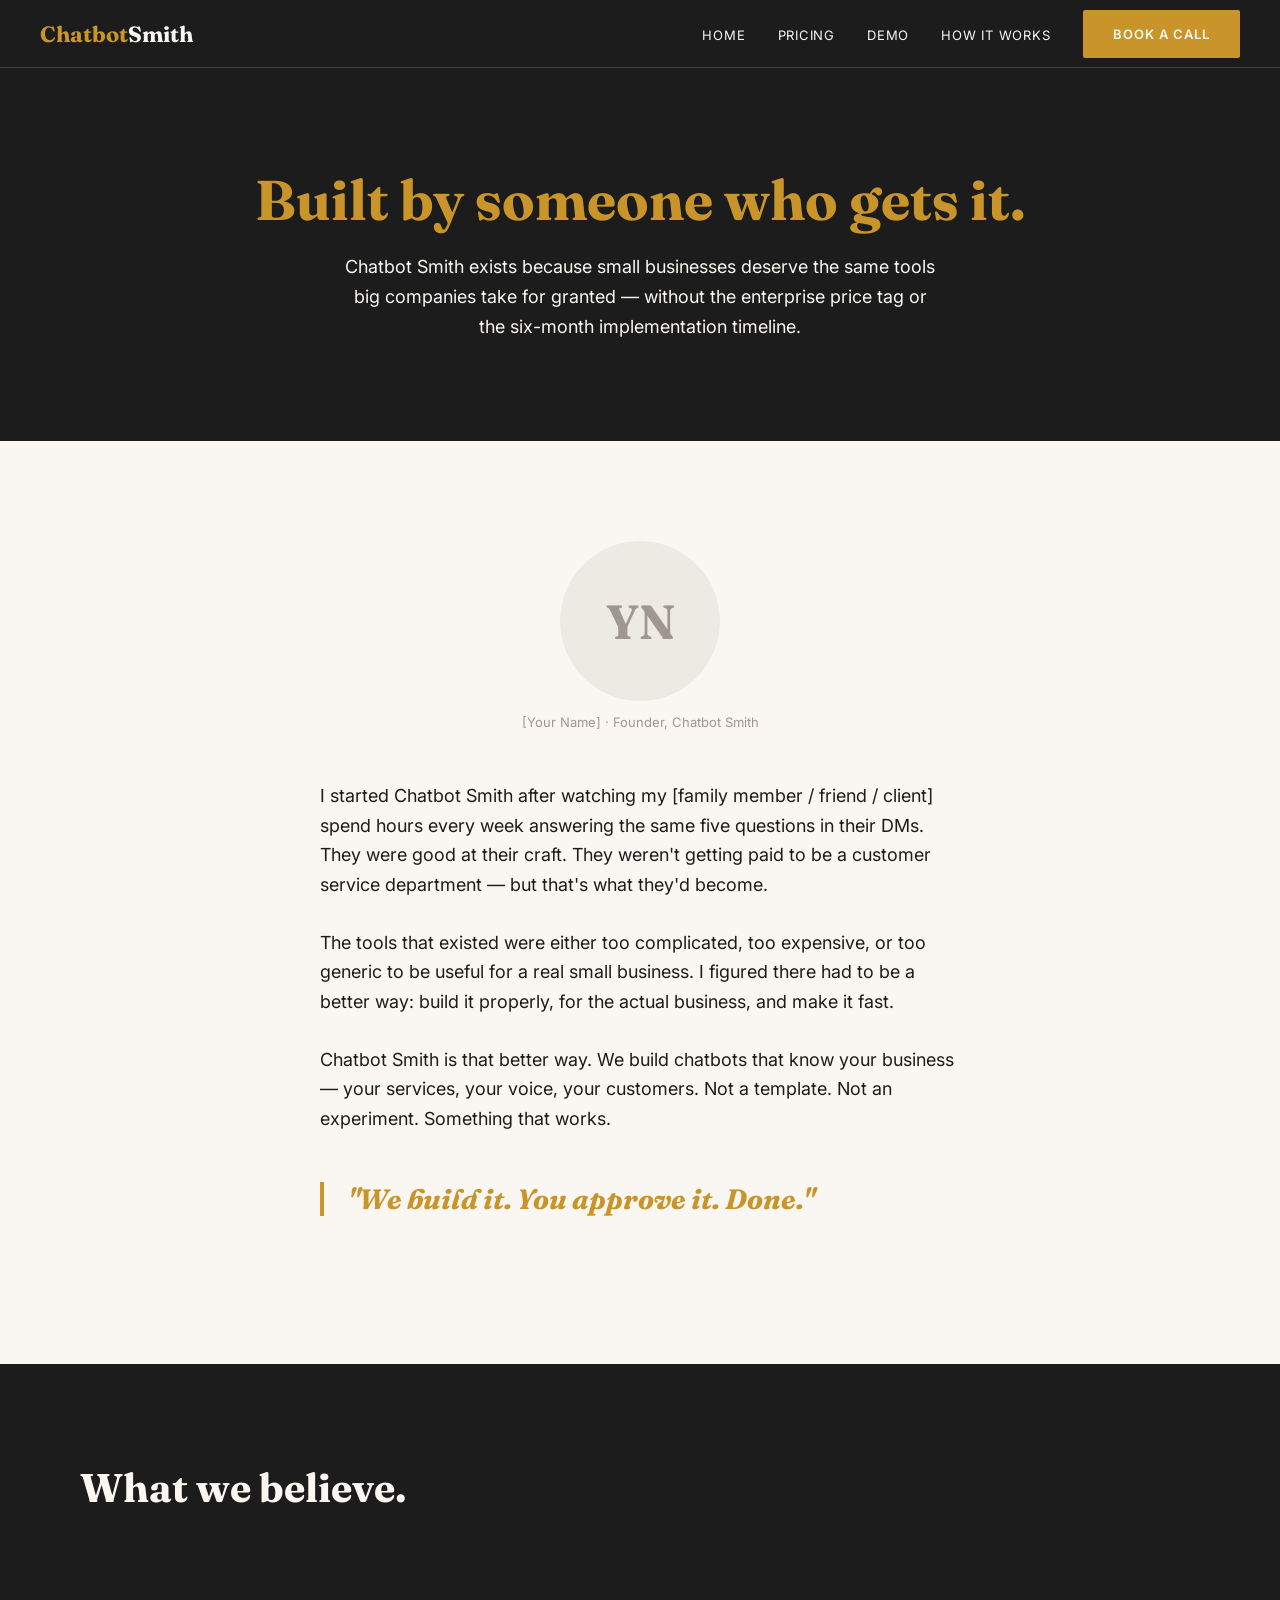
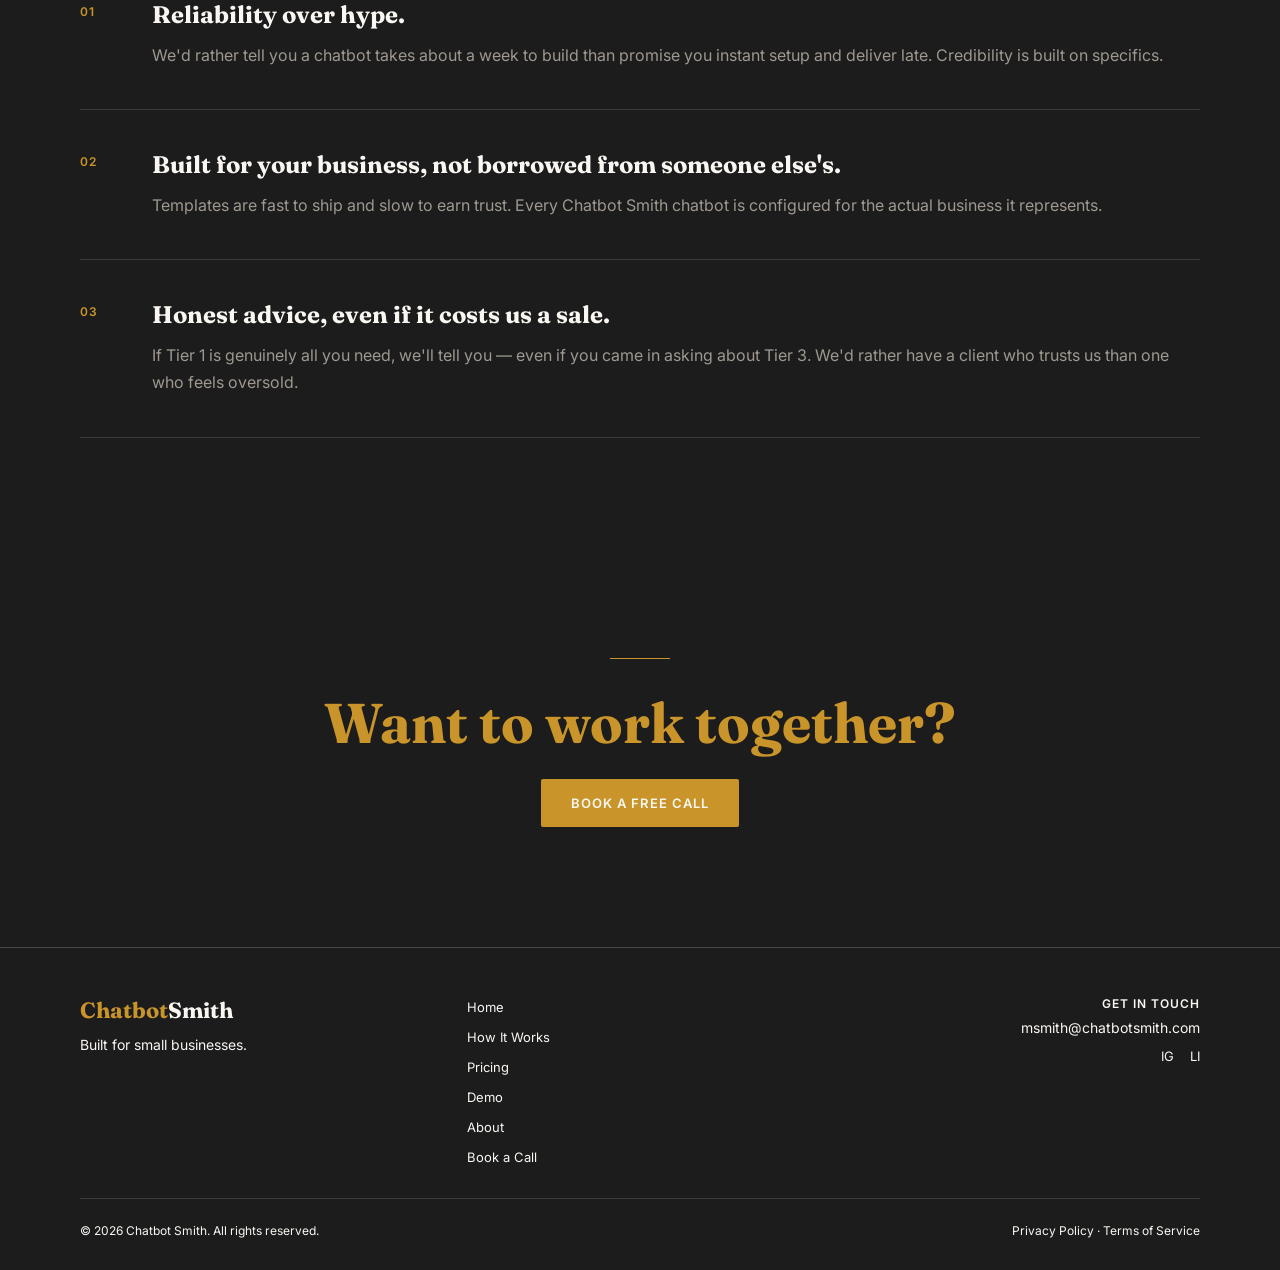
<file: about.html>
<!DOCTYPE html>
<html lang="en">
<head>
  <meta charset="UTF-8">
  <meta name="viewport" content="width=device-width, initial-scale=1.0">
  <meta name="description" content="Chatbot Smith builds chatbots for small businesses. Learn about the people and values behind the work."> <!-- EDIT ME -->
  <title>About — Chatbot Smith</title> <!-- EDIT ME -->
  <!-- Placeholder favicon — replace with a real .ico file when you have a logo -->
  <link rel="icon" href="data:image/svg+xml,<svg xmlns='http://www.w3.org/2000/svg' viewBox='0 0 100 100'><text y='.9em' font-size='90'>💬</text></svg>">
  <link rel="stylesheet" href="css/styles.css">
  <!-- PAGE-SPECIFIC CSS if needed goes here -->
</head>
<body data-active-page="about">

  <!-- NAV — injected automatically by js/nav.js. Do not edit here. -->
  <div id="nav-placeholder"></div>

  <!-- ============================================================ -->
  <!-- MAIN CONTENT — page-specific sections go between these lines -->
  <!-- ============================================================ -->
  <main>

    <!-- ============ PAGE HERO ============ -->
    <section class="page-hero section">
      <div class="container" style="text-align: center;">
        <!-- EDIT ME: Update headline -->
        <h1 class="display-heading" style="color: var(--mustard); margin-bottom: 20px;">
          Built by someone who gets it.
        </h1>
        <!-- EDIT ME: Update subheading -->
        <p class="body-large" style="color: var(--white); max-width: 600px; margin: 0 auto;">
          Chatbot Smith exists because small businesses deserve the same tools big companies take for granted — without the enterprise price tag or the six-month implementation timeline.
        </p>
      </div>
    </section>

    <!-- ============ FOUNDER STORY ============ -->
    <section class="about-story section">
      <div class="container about-story__inner">

        <!-- Founder photo placeholder — replace with a real <img> when ready -->
        <!-- EDIT ME: Replace this div with <img src="images/your-photo.jpg" alt="[Your Name], Founder of Chatbot Smith"> -->
        <div class="about-story__photo-placeholder" aria-hidden="true">
          <span class="about-story__photo-initials">YN</span><!-- EDIT ME: Replace YN with your initials -->
        </div>
        <p class="caption-text" style="color: var(--stone); text-align: center; margin-top: 12px;">
          <!-- EDIT ME: Replace with your real name and title -->
          [Your Name] · Founder, Chatbot Smith
        </p>

        <div class="about-story__copy">
          <!-- EDIT ME: Replace these three paragraphs with your real story -->
          <p class="body-large about-story__para">
            I started Chatbot Smith after watching my [family member / friend / client] spend hours every week answering the same five questions in their DMs. They were good at their craft. They weren't getting paid to be a customer service department — but that's what they'd become.
          </p>
          <p class="body-large about-story__para">
            The tools that existed were either too complicated, too expensive, or too generic to be useful for a real small business. I figured there had to be a better way: build it properly, for the actual business, and make it fast.
          </p>
          <p class="body-large about-story__para">
            Chatbot Smith is that better way. We build chatbots that know your business — your services, your voice, your customers. Not a template. Not an experiment. Something that works.
          </p>

          <!-- Pullquote -->
          <!-- EDIT ME: Update pullquote -->
          <blockquote class="about-story__quote">
            "We build it. You approve it. Done."
          </blockquote>
        </div>

      </div>
    </section>

    <!-- ============ VALUES ============ -->
    <section class="about-values section">
      <div class="container">

        <!-- EDIT ME: Update headline -->
        <h2 class="section-heading about-values__headline">What we believe.</h2>

        <div class="about-values__list">

          <div class="about-value">
            <span class="label-text about-value__number">01</span>
            <!-- EDIT ME: Update value headline and body -->
            <h3 class="card-heading about-value__heading">Reliability over hype.</h3>
            <p class="body-text about-value__body">We'd rather tell you a chatbot takes about a week to build than promise you instant setup and deliver late. Credibility is built on specifics.</p>
          </div>

          <div class="about-value">
            <span class="label-text about-value__number">02</span>
            <!-- EDIT ME: Update value headline and body -->
            <h3 class="card-heading about-value__heading">Built for your business, not borrowed from someone else's.</h3>
            <p class="body-text about-value__body">Templates are fast to ship and slow to earn trust. Every Chatbot Smith chatbot is configured for the actual business it represents.</p>
          </div>

          <div class="about-value">
            <span class="label-text about-value__number">03</span>
            <!-- EDIT ME: Update value headline and body -->
            <h3 class="card-heading about-value__heading">Honest advice, even if it costs us a sale.</h3>
            <p class="body-text about-value__body">If Tier 1 is genuinely all you need, we'll tell you — even if you came in asking about Tier 3. We'd rather have a client who trusts us than one who feels oversold.</p>
          </div>

        </div>

      </div>
    </section>

    <!-- ============ ABOUT PAGE BOTTOM CTA ============ -->
    <section class="final-cta section">
      <div class="container final-cta__inner">
        <span class="mustard-rule" aria-hidden="true"></span>
        <h2 class="display-heading final-cta__headline">Want to work together?</h2>
        <div class="btn-cta-row" style="justify-content: center;">
          <a href="book-a-call.html" class="btn-primary">Book a Free Call</a>
        </div>
      </div>
    </section>

  </main>
  <!-- ============================================================ -->

  <!-- FOOTER — injected automatically by js/footer.js. Do not edit here. -->
  <div id="footer-placeholder"></div>

  <script src="js/nav.js"></script>
  <script src="js/footer.js"></script>
  <!-- PAGE-SPECIFIC JS if needed goes here -->

</body>
</html>
</file>
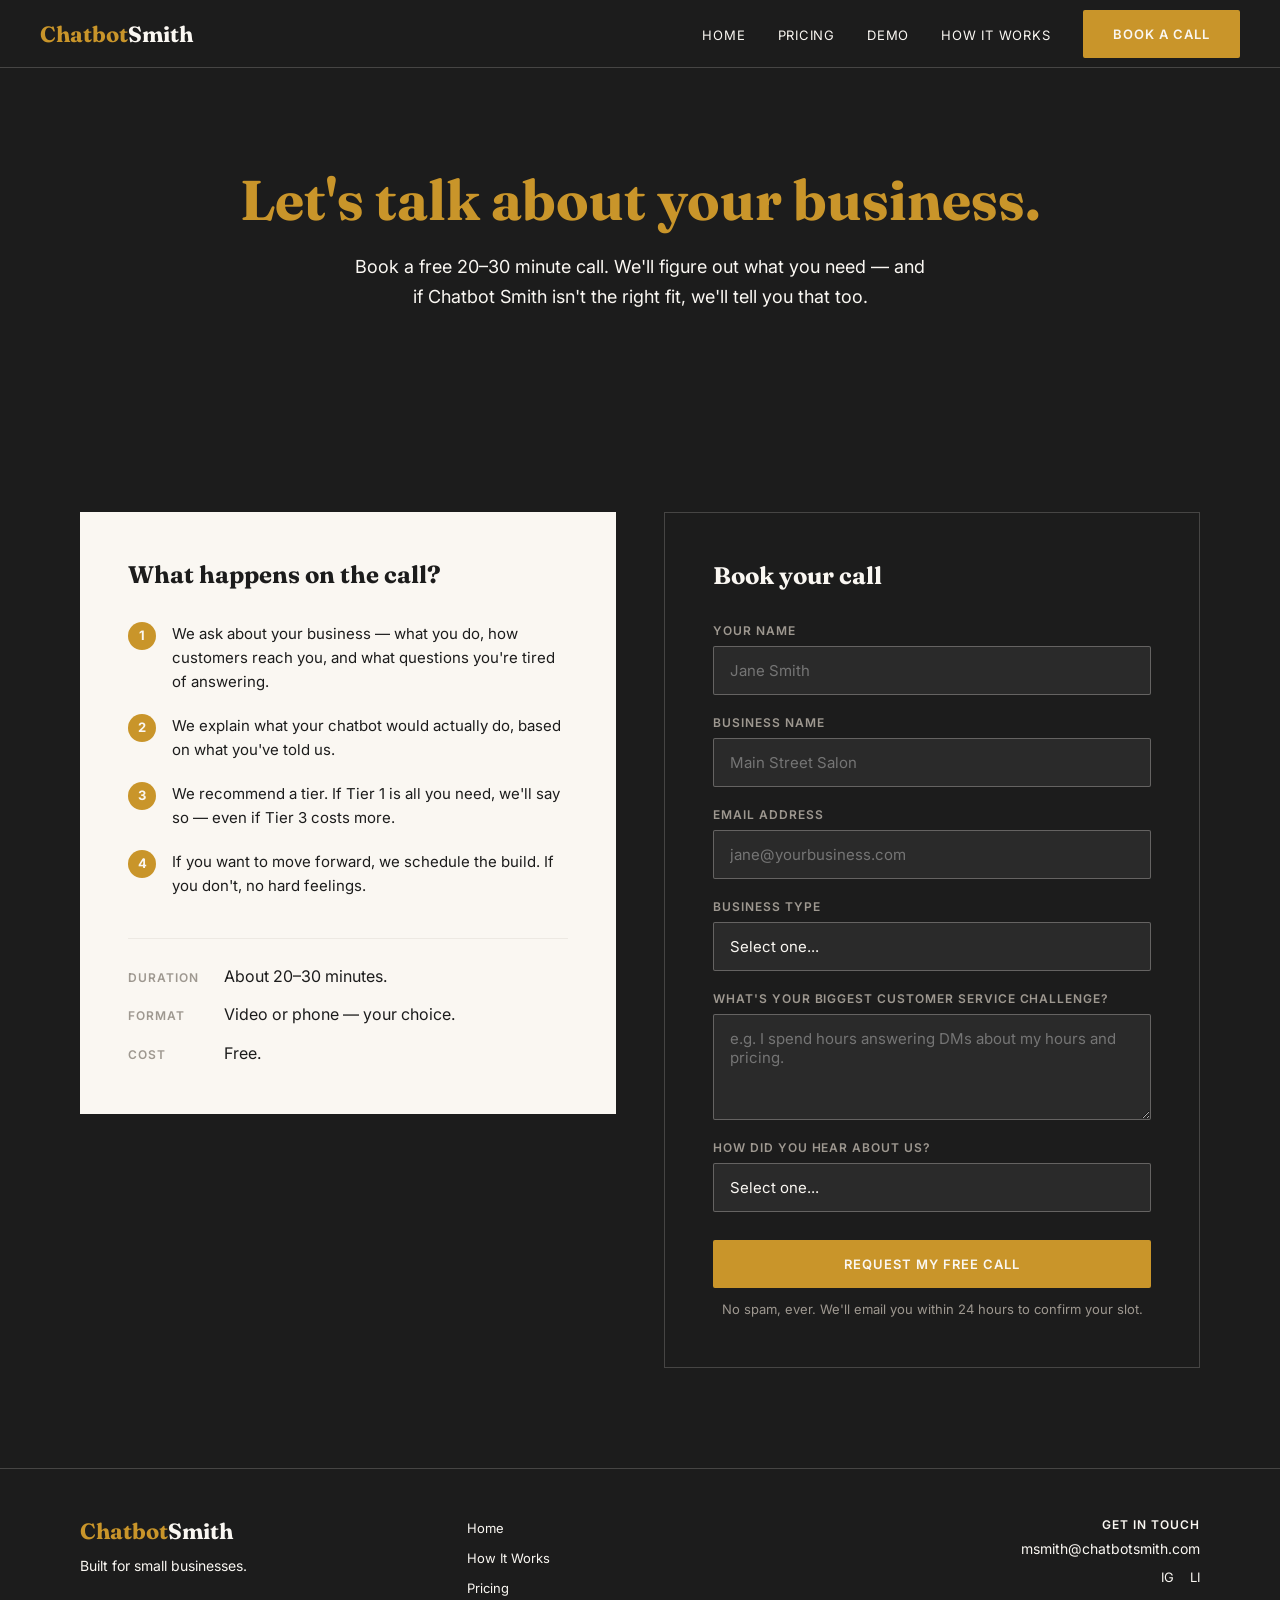
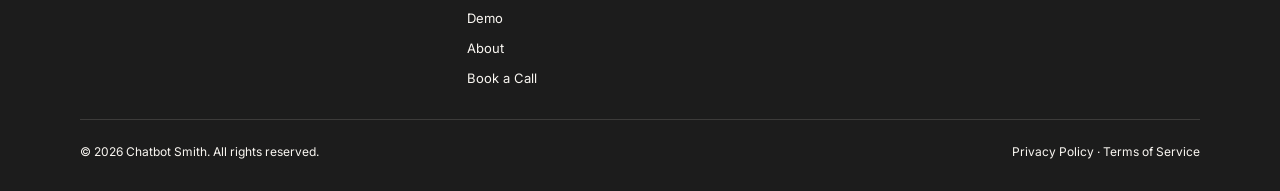
<file: book-a-call.html>
<!DOCTYPE html>
<html lang="en">
<head>
  <meta charset="UTF-8">
  <meta name="viewport" content="width=device-width, initial-scale=1.0">
  <meta name="description" content="Book a free 20-30 minute call with Chatbot Smith. We'll figure out what you need."> <!-- EDIT ME -->
  <title>Book a Free Call — Chatbot Smith</title> <!-- EDIT ME -->
  <!-- Placeholder favicon — replace with a real .ico file when you have a logo -->
  <link rel="icon" href="data:image/svg+xml,<svg xmlns='http://www.w3.org/2000/svg' viewBox='0 0 100 100'><text y='.9em' font-size='90'>💬</text></svg>">
  <link rel="stylesheet" href="css/styles.css">
  <!-- PAGE-SPECIFIC CSS if needed goes here -->
</head>
<body data-active-page="book-a-call">

  <!-- NAV — injected automatically by js/nav.js. Do not edit here. -->
  <div id="nav-placeholder"></div>

  <!-- ============================================================ -->
  <!-- MAIN CONTENT — page-specific sections go between these lines -->
  <!-- ============================================================ -->
  <main>

    <!-- ============ PAGE HERO ============ -->
    <section class="page-hero section">
      <div class="container" style="text-align: center;">
        <!-- EDIT ME: Update headline -->
        <h1 class="display-heading" style="color: var(--mustard); margin-bottom: 20px;">
          Let's talk about your business.
        </h1>
        <!-- EDIT ME: Update subheading -->
        <p class="body-large" style="color: var(--white); max-width: 580px; margin: 0 auto;">
          Book a free 20–30 minute call. We'll figure out what you need — and if Chatbot Smith isn't the right fit, we'll tell you that too.
        </p>
      </div>
    </section>

    <!-- ============ TWO-COLUMN LAYOUT: WHAT TO EXPECT + CONTACT FORM ============ -->
    <section class="book-call section">
      <div class="container book-call__inner">

        <!-- LEFT: What to expect -->
        <div class="book-call__left">

          <!-- EDIT ME: Update heading -->
          <h2 class="card-heading book-call__left-heading">What happens on the call?</h2>

          <ol class="book-call__steps">
            <!-- EDIT ME: Update each step -->
            <li class="book-call__step">We ask about your business — what you do, how customers reach you, and what questions you're tired of answering.</li>
            <li class="book-call__step">We explain what your chatbot would actually do, based on what you've told us.</li>
            <li class="book-call__step">We recommend a tier. If Tier 1 is all you need, we'll say so — even if Tier 3 costs more.</li>
            <li class="book-call__step">If you want to move forward, we schedule the build. If you don't, no hard feelings.</li>
          </ol>

          <div class="book-call__meta">
            <!-- EDIT ME: Update call details -->
            <div class="book-call__meta-row">
              <span class="label-text book-call__meta-label">Duration</span>
              <span class="body-text book-call__meta-value">About 20–30 minutes.</span>
            </div>
            <div class="book-call__meta-row">
              <span class="label-text book-call__meta-label">Format</span>
              <span class="body-text book-call__meta-value">Video or phone — your choice.</span>
            </div>
            <div class="book-call__meta-row">
              <span class="label-text book-call__meta-label">Cost</span>
              <span class="body-text book-call__meta-value">Free.</span>
            </div>
          </div>

        </div>

        <!-- RIGHT: Contact form -->
        <div class="book-call__right">

          <!-- EDIT ME: Update heading -->
          <h2 class="card-heading book-call__form-heading">Book your call</h2>

          <!--
            TODO: Connect this form to your backend, Formspree, or Calendly.
            Easiest option: Go to formspree.io, create a free account, create a form,
            then replace the <form> tag below with:
            <form action="https://formspree.io/f/YOUR_FORM_ID" method="POST">
            and remove the JS form submit handler at the bottom of main.js.

            OPTIONAL: Replace the entire form with a Calendly embed:
            <div class="calendly-inline-widget" data-url="YOUR_CALENDLY_URL" style="min-width:320px;height:630px;"></div>
            <script type="text/javascript" src="https://assets.calendly.com/assets/external/widget.js" async></script>
          -->
          <form class="book-call__form" id="book-call-form" novalidate>

            <div class="form-field">
              <!-- EDIT ME: Update field labels as needed -->
              <label class="form-label label-text" for="field-name">Your Name</label>
              <input class="form-input" type="text" id="field-name" name="name" required placeholder="Jane Smith">
            </div>

            <div class="form-field">
              <label class="form-label label-text" for="field-business">Business Name</label>
              <input class="form-input" type="text" id="field-business" name="business" required placeholder="Main Street Salon">
            </div>

            <div class="form-field">
              <label class="form-label label-text" for="field-email">Email Address</label>
              <input class="form-input" type="email" id="field-email" name="email" required placeholder="jane@yourbusiness.com">
            </div>

            <div class="form-field">
              <!-- EDIT ME: Update dropdown options to match your target industries -->
              <label class="form-label label-text" for="field-type">Business Type</label>
              <select class="form-input form-select" id="field-type" name="business_type">
                <option value="">Select one...</option>
                <option value="salon">Hair Salon</option>
                <option value="barbershop">Barbershop</option>
                <option value="cleaning">Cleaning Service</option>
                <option value="fitness">Fitness Studio</option>
                <option value="consultant">Consultant</option>
                <option value="other">Other</option>
              </select>
            </div>

            <div class="form-field">
              <!-- EDIT ME: Update placeholder text -->
              <label class="form-label label-text" for="field-challenge">What's your biggest customer service challenge?</label>
              <textarea class="form-input form-textarea" id="field-challenge" name="challenge" rows="4" placeholder="e.g. I spend hours answering DMs about my hours and pricing."></textarea>
            </div>

            <div class="form-field">
              <!-- EDIT ME: Update referral source options -->
              <label class="form-label label-text" for="field-referral">How did you hear about us?</label>
              <select class="form-input form-select" id="field-referral" name="referral">
                <option value="">Select one...</option>
                <option value="google">Google</option>
                <option value="instagram">Instagram</option>
                <option value="referral">Referral</option>
                <option value="other">Other</option>
              </select>
            </div>

            <button type="submit" class="btn-primary book-call__submit">Request My Free Call</button>

            <p class="caption-text book-call__disclaimer">
              <!-- EDIT ME: Update disclaimer text -->
              No spam, ever. We'll email you within 24 hours to confirm your slot.
            </p>

          </form>

          <!-- Success message (hidden until form is submitted) -->
          <div class="book-call__success" id="book-call-success" hidden>
            <!-- EDIT ME: Update success message -->
            <h2 class="section-heading book-call__success-heading">You're booked!</h2>
            <p class="body-large" style="color: var(--white);">We've got your request. You'll hear from us within 24 hours to confirm your call time. Talk soon.</p>
          </div>

        </div><!-- end .book-call__right -->

      </div>
    </section>

  </main>
  <!-- ============================================================ -->

  <!-- FOOTER — injected automatically by js/footer.js. Do not edit here. -->
  <div id="footer-placeholder"></div>

  <script src="js/nav.js"></script>
  <script src="js/footer.js"></script>
  <!-- PAGE-SPECIFIC JS if needed goes here -->
  <script src="js/main.js"></script>

</body>
</html>
</file>
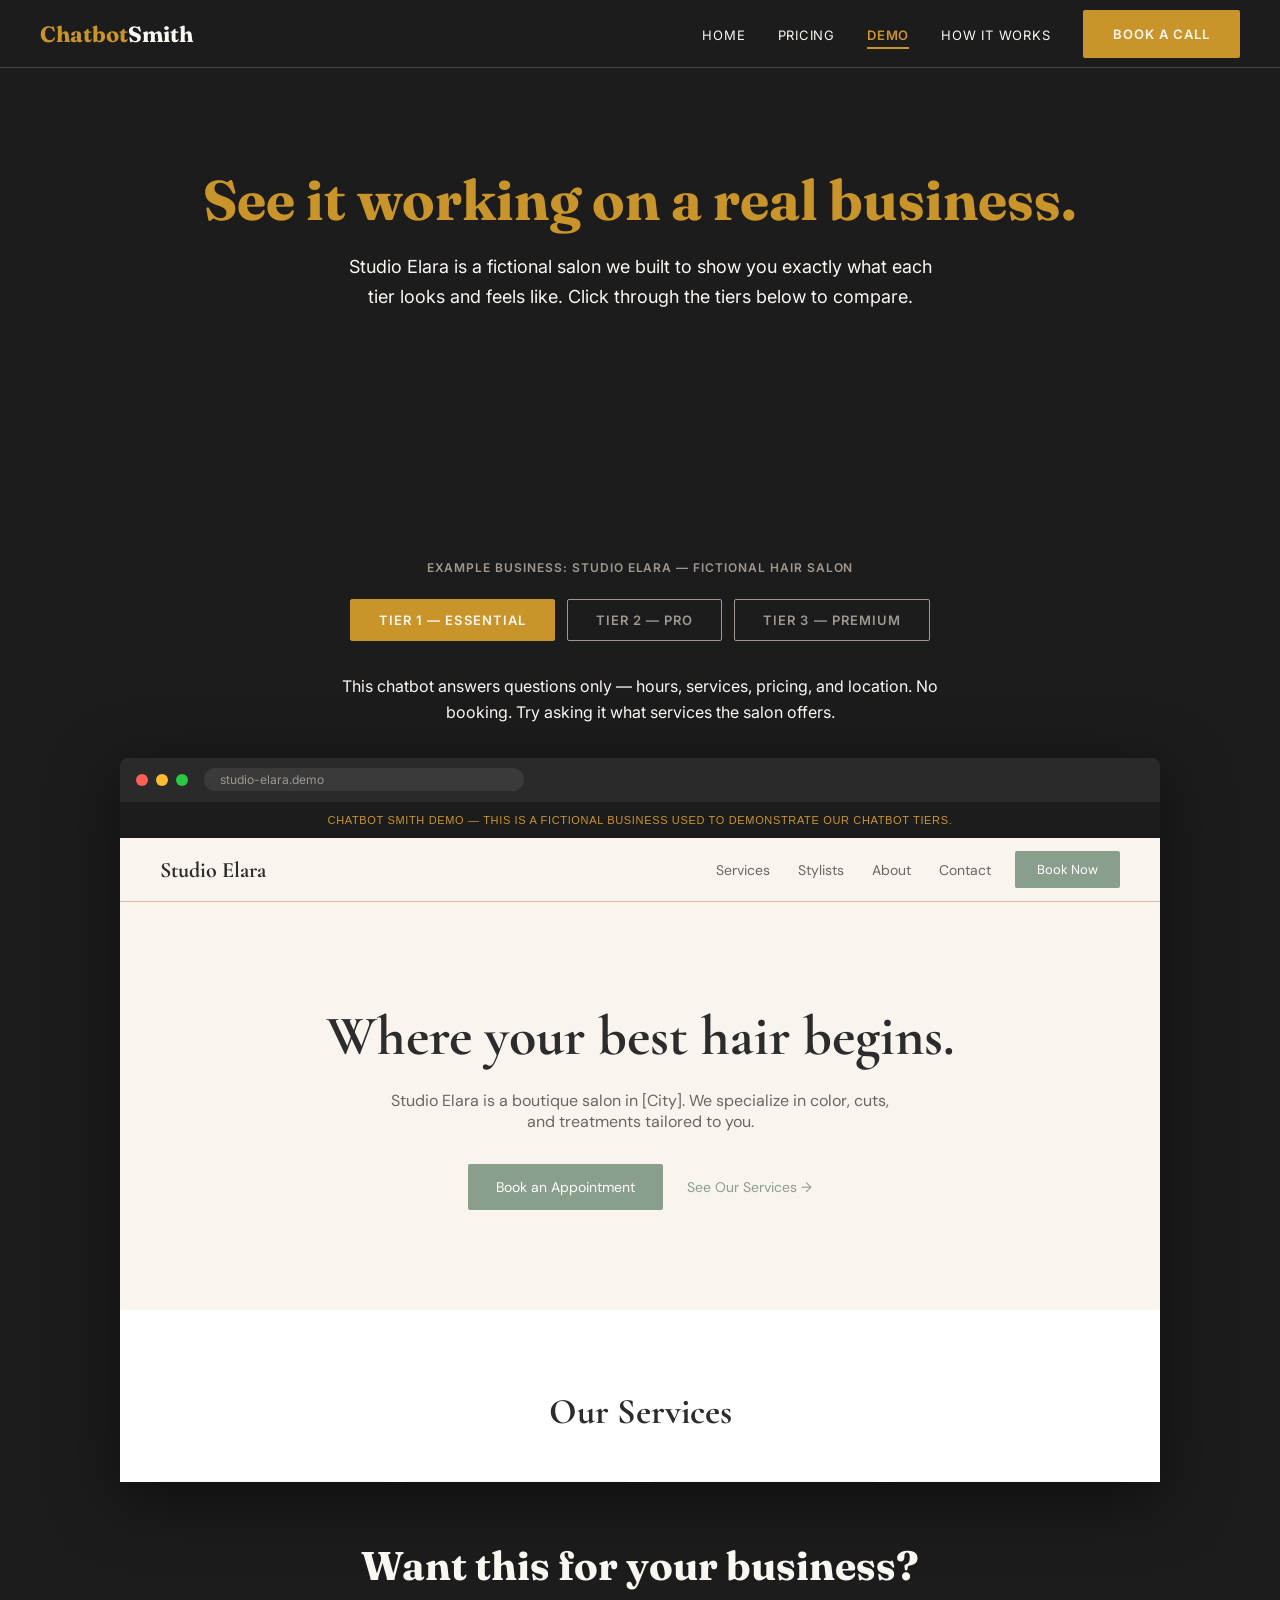
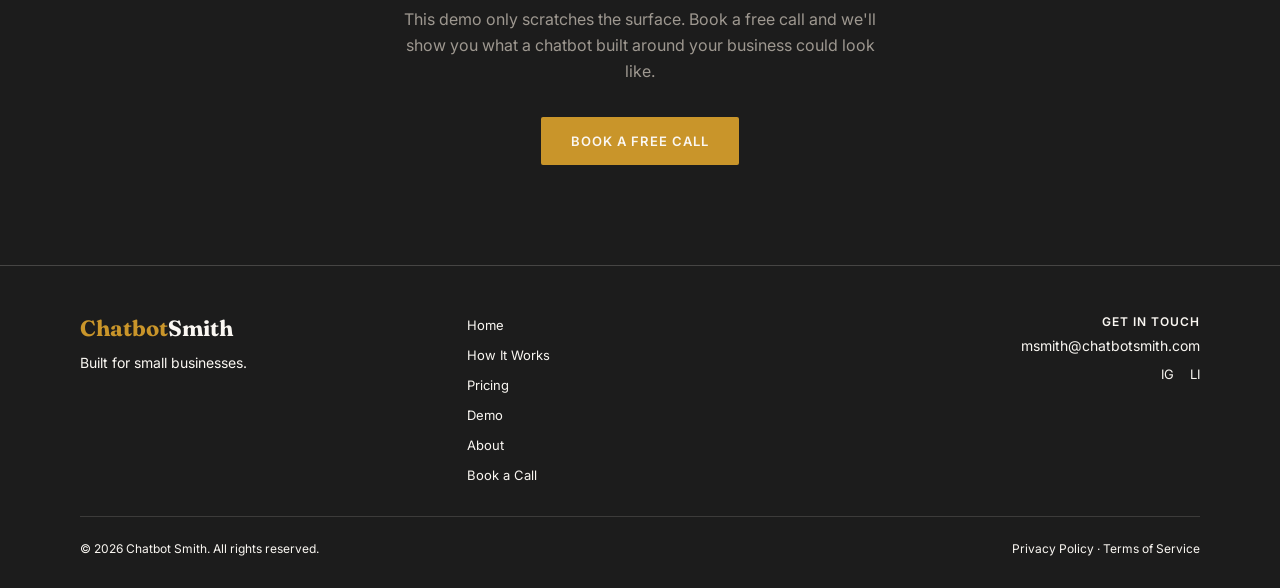
<file: demo.html>
<!DOCTYPE html>
<html lang="en">
<head>
  <meta charset="UTF-8">
  <meta name="viewport" content="width=device-width, initial-scale=1.0">
  <meta name="description" content="See a Chatbot Smith chatbot working on a real fictional business. Compare all three tiers."> <!-- EDIT ME -->
  <title>Live Demo — Chatbot Smith</title> <!-- EDIT ME -->
  <!-- Placeholder favicon — replace with a real .ico file when you have a logo -->
  <link rel="icon" href="data:image/svg+xml,<svg xmlns='http://www.w3.org/2000/svg' viewBox='0 0 100 100'><text y='.9em' font-size='90'>💬</text></svg>">
  <link rel="stylesheet" href="css/styles.css">
  <!-- PAGE-SPECIFIC CSS if needed goes here -->
</head>
<body data-active-page="demo">

  <!-- NAV — injected automatically by js/nav.js. Do not edit here. -->
  <div id="nav-placeholder"></div>

  <!-- ============================================================ -->
  <!-- MAIN CONTENT — page-specific sections go between these lines -->
  <!-- ============================================================ -->
  <main>

    <!-- ============ DEMO PAGE HERO ============ -->
    <section class="page-hero section">
      <div class="container" style="text-align: center;">
        <!-- EDIT ME: Update headline -->
        <h1 class="display-heading" style="color: var(--mustard); margin-bottom: 20px;">
          See it working on a real business.
        </h1>
        <!-- EDIT ME: Update subheading -->
        <p class="body-large" style="color: var(--white); max-width: 600px; margin: 0 auto 48px;">
          Studio Elara is a fictional salon we built to show you exactly what each tier looks and feels like. Click through the tiers below to compare.
        </p>
      </div>
    </section>

    <!-- ============ DEMO SECTION WITH TIER TABS ============ -->
    <section class="demo-page section" id="demo-section">
      <div class="container">

        <!-- Demo business label -->
        <!-- EDIT ME: Update this label when you add new demo business types -->
        <p class="label-text" style="color: var(--stone); text-align: center; margin-bottom: 24px;">
          Example business: Studio Elara — Fictional Hair Salon
        </p>

        <!-- ============ TIER TABS (larger version for dedicated demo page) ============ -->
        <!-- EDIT ME: Update tab labels if tier names change -->
        <div class="demo-tabs demo-tabs--large" role="tablist">
          <button class="demo-tab demo-tab--active" data-tier="1" data-page="demo" role="tab" aria-selected="true">Tier 1 — Essential</button>
          <button class="demo-tab" data-tier="2" data-page="demo" role="tab" aria-selected="false">Tier 2 — Pro</button>
          <button class="demo-tab" data-tier="3" data-page="demo" role="tab" aria-selected="false">Tier 3 — Premium</button>
        </div>

        <!-- Tab descriptions — only the active tier's description is shown -->
        <!-- EDIT ME: Update descriptions if tier capabilities change -->
        <p class="body-text demo-page__tab-desc" id="tier-desc-1" style="text-align: center; color: var(--white); max-width: 600px; margin: 0 auto 32px;">
          This chatbot answers questions only — hours, services, pricing, and location. No booking. Try asking it what services the salon offers.
        </p>
        <p class="body-text demo-page__tab-desc" id="tier-desc-2" style="display:none; text-align: center; color: var(--white); max-width: 600px; margin: 0 auto 32px;">
          This chatbot can book appointments. Try selecting a service, choosing a stylist, and picking a time slot.
        </p>
        <p class="body-text demo-page__tab-desc" id="tier-desc-3" style="display:none; text-align: center; color: var(--white); max-width: 600px; margin: 0 auto 32px;">
          This chatbot has a name (Elara), a distinct personality, and handles everything — including bookings, service suggestions, and prompting happy customers to leave reviews.
        </p>

        <!-- Browser mockup frame (larger than homepage version) -->
        <div class="browser-mockup browser-mockup--large">
          <div class="browser-mockup__toolbar" aria-hidden="true">
            <div class="browser-mockup__dots">
              <span class="browser-mockup__dot browser-mockup__dot--red"></span>
              <span class="browser-mockup__dot browser-mockup__dot--yellow"></span>
              <span class="browser-mockup__dot browser-mockup__dot--green"></span>
            </div>
            <div class="browser-mockup__url-bar">studio-elara.demo</div>
          </div>
          <!-- EDIT ME: Update src paths if the salon demo moves to a different location -->
          <iframe
            id="demo-page-iframe"
            class="browser-mockup__iframe browser-mockup__iframe--large"
            src="demos/salon/index.html?tier=1"
            title="Studio Elara chatbot demo"
            loading="lazy">
          </iframe>
        </div>

        <!-- Below-demo CTA -->
        <div style="text-align: center; margin-top: 60px;">
          <h2 class="section-heading" style="color: var(--white); margin-bottom: 16px;">Want this for your business?</h2>
          <!-- EDIT ME: Update subtext and CTA -->
          <p class="body-text" style="color: var(--stone); max-width: 500px; margin: 0 auto 32px;">
            This demo only scratches the surface. Book a free call and we'll show you what a chatbot built around your business could look like.
          </p>
          <a href="book-a-call.html" class="btn-primary">Book a Free Call</a>
        </div>

      </div>
    </section>

  </main>
  <!-- ============================================================ -->

  <!-- FOOTER — injected automatically by js/footer.js. Do not edit here. -->
  <div id="footer-placeholder"></div>

  <script src="js/nav.js"></script>
  <script src="js/footer.js"></script>
  <!-- PAGE-SPECIFIC JS if needed goes here -->
  <script src="js/main.js"></script>

</body>
</html>
</file>
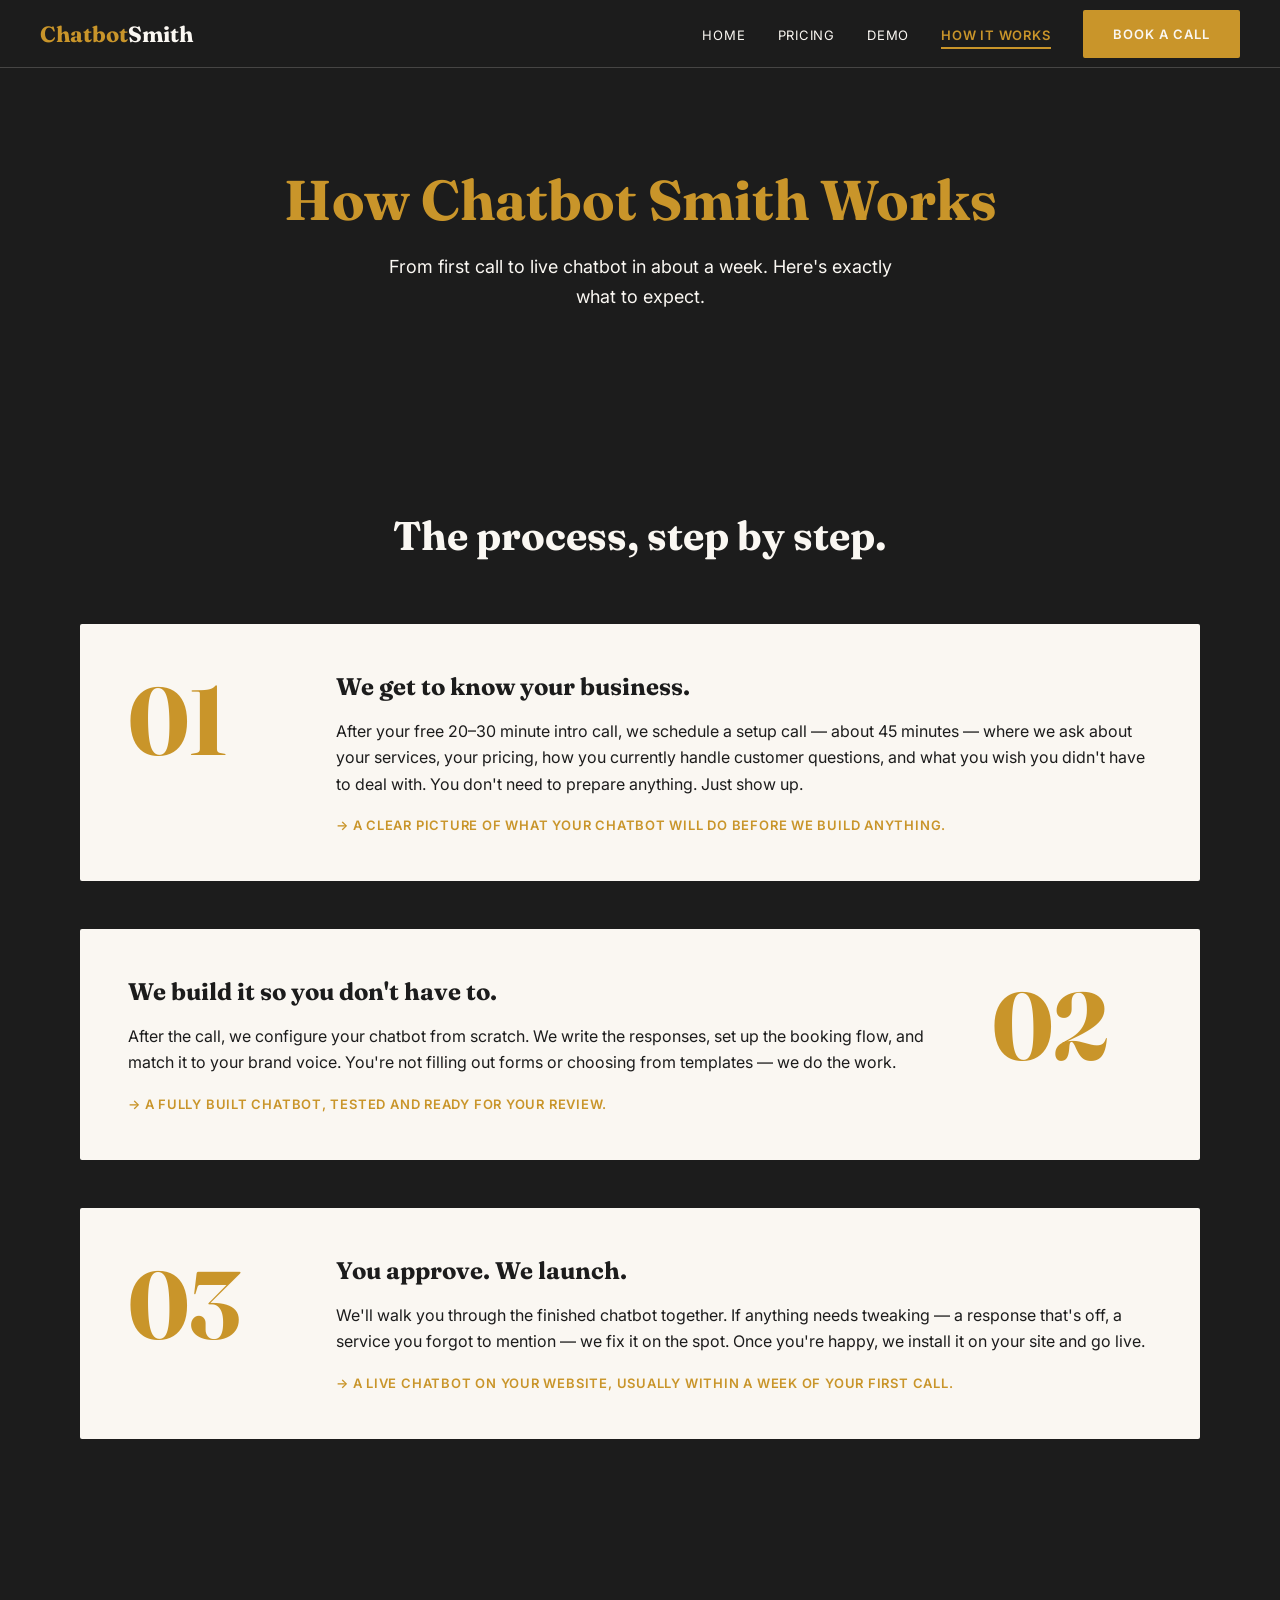
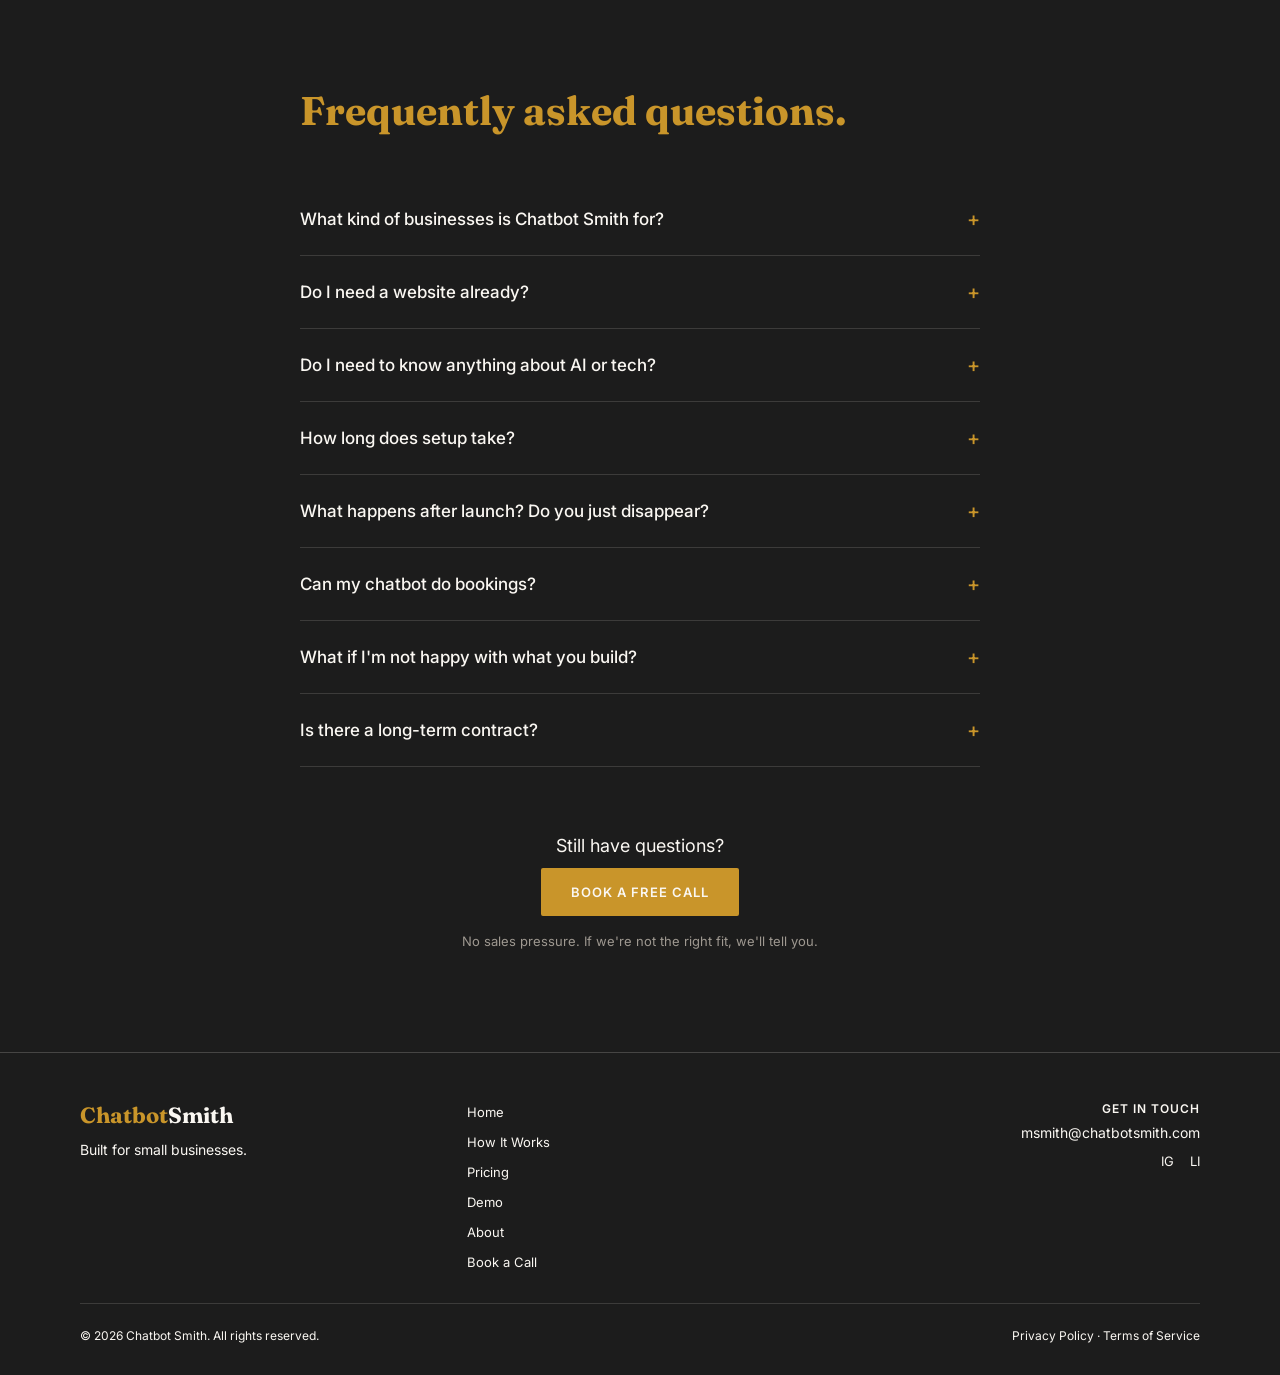
<file: how-it-works.html>
<!DOCTYPE html>
<html lang="en">
<head>
  <meta charset="UTF-8">
  <meta name="viewport" content="width=device-width, initial-scale=1.0">
  <meta name="description" content="How Chatbot Smith works: three steps from first call to live chatbot. Plus answers to common questions."> <!-- EDIT ME -->
  <title>How It Works &amp; FAQs — Chatbot Smith</title> <!-- EDIT ME -->
  <!-- Placeholder favicon — replace with a real .ico file when you have a logo -->
  <link rel="icon" href="data:image/svg+xml,<svg xmlns='http://www.w3.org/2000/svg' viewBox='0 0 100 100'><text y='.9em' font-size='90'>💬</text></svg>">
  <link rel="stylesheet" href="css/styles.css">
  <!-- PAGE-SPECIFIC CSS if needed goes here -->
</head>
<body data-active-page="how-it-works">

  <!-- NAV — injected automatically by js/nav.js. Do not edit here. -->
  <div id="nav-placeholder"></div>

  <!-- ============================================================ -->
  <!-- MAIN CONTENT — page-specific sections go between these lines -->
  <!-- ============================================================ -->
  <main>

    <!-- ============ PAGE HERO ============ -->
    <section class="page-hero section">
      <div class="container" style="text-align: center;">
        <!-- EDIT ME: Update headline -->
        <h1 class="display-heading" style="color: var(--mustard); margin-bottom: 20px;">
          How Chatbot Smith Works
        </h1>
        <!-- EDIT ME: Update subheading -->
        <p class="body-large" style="color: var(--white); max-width: 540px; margin: 0 auto;">
          From first call to live chatbot in about a week. Here's exactly what to expect.
        </p>
      </div>
    </section>

    <!-- ============ EXPANDED PROCESS STEPS ============ -->
    <section class="process section" id="process">
      <div class="container">
        <!-- EDIT ME: Update headline -->
        <h2 class="section-heading" style="color: var(--white); text-align: center; margin-bottom: 64px;">
          The process, step by step.
        </h2>

        <!-- Step 1: number left, content right -->
        <div class="process-step process-step--normal">
          <div class="process-step__number">01</div>
          <div class="process-step__content">
            <!-- EDIT ME: Update step headline -->
            <h3 class="card-heading process-step__heading">We get to know your business.</h3>
            <!-- EDIT ME: Update step body -->
            <p class="body-text process-step__body">After your free 20–30 minute intro call, we schedule a setup call — about 45 minutes — where we ask about your services, your pricing, how you currently handle customer questions, and what you wish you didn't have to deal with. You don't need to prepare anything. Just show up.</p>
            <!-- EDIT ME: Update "what you get" line -->
            <p class="process-step__outcome">→ A clear picture of what your chatbot will do before we build anything.</p>
          </div>
        </div>

        <!-- Step 2: content left, number right -->
        <div class="process-step process-step--reversed">
          <div class="process-step__content">
            <!-- EDIT ME: Update step headline -->
            <h3 class="card-heading process-step__heading">We build it so you don't have to.</h3>
            <!-- EDIT ME: Update step body -->
            <p class="body-text process-step__body">After the call, we configure your chatbot from scratch. We write the responses, set up the booking flow, and match it to your brand voice. You're not filling out forms or choosing from templates — we do the work.</p>
            <!-- EDIT ME: Update "what you get" line -->
            <p class="process-step__outcome">→ A fully built chatbot, tested and ready for your review.</p>
          </div>
          <div class="process-step__number">02</div>
        </div>

        <!-- Step 3: number left, content right -->
        <div class="process-step process-step--normal">
          <div class="process-step__number">03</div>
          <div class="process-step__content">
            <!-- EDIT ME: Update step headline -->
            <h3 class="card-heading process-step__heading">You approve. We launch.</h3>
            <!-- EDIT ME: Replace with your real Step 3 copy — the copy deck version was incomplete -->
            <p class="body-text process-step__body">We'll walk you through the finished chatbot together. If anything needs tweaking — a response that's off, a service you forgot to mention — we fix it on the spot. Once you're happy, we install it on your site and go live.</p>
            <!-- EDIT ME: Update "what you get" line -->
            <p class="process-step__outcome">→ A live chatbot on your website, usually within a week of your first call.</p>
          </div>
        </div>

      </div>
    </section>

    <!-- ============ FAQ ACCORDION ============ -->
    <section class="faq section" id="faq">
      <div class="container faq__inner">

        <!-- EDIT ME: Update headline -->
        <h2 class="section-heading faq__headline">Frequently asked questions.</h2>

        <div class="faq__list">

          <!-- FAQ ITEM TEMPLATE — copy this block to add a new question -->
          <div class="faq__item">
            <!-- EDIT ME: Update question text -->
            <button class="faq__question" aria-expanded="false">
              What kind of businesses is Chatbot Smith for?
              <span class="faq__icon" aria-hidden="true">+</span>
            </button>
            <div class="faq__answer" hidden>
              <!-- EDIT ME: Update answer text -->
              <p class="body-text">We work with small businesses that rely on customer communication — salons, barbershops, cleaning services, fitness studios, consultants, restaurants, and more. If you're spending time answering the same questions or managing bookings manually, Chatbot Smith can probably help.</p>
            </div>
          </div>

          <div class="faq__item">
            <button class="faq__question" aria-expanded="false">
              Do I need a website already?
              <span class="faq__icon" aria-hidden="true">+</span>
            </button>
            <div class="faq__answer" hidden>
              <p class="body-text">Yes, you'll need an existing website to install the chatbot on. We can advise on placement and handle the installation for you.</p>
            </div>
          </div>

          <div class="faq__item">
            <button class="faq__question" aria-expanded="false">
              Do I need to know anything about AI or tech?
              <span class="faq__icon" aria-hidden="true">+</span>
            </button>
            <div class="faq__answer" hidden>
              <p class="body-text">Not a thing. We handle everything technical. Your only job is to answer our questions about your business, review what we build, and approve it.</p>
            </div>
          </div>

          <div class="faq__item">
            <button class="faq__question" aria-expanded="false">
              How long does setup take?
              <span class="faq__icon" aria-hidden="true">+</span>
            </button>
            <div class="faq__answer" hidden>
              <p class="body-text">Most clients are live within about a week of the first call. More complex setups may take a few extra days.</p>
            </div>
          </div>

          <div class="faq__item">
            <button class="faq__question" aria-expanded="false">
              What happens after launch? Do you just disappear?
              <span class="faq__icon" aria-hidden="true">+</span>
            </button>
            <div class="faq__answer" hidden>
              <p class="body-text">No. Ongoing support is included in your plan. If something needs updating — new service, price change, holiday hours — just let us know and we'll handle it.</p>
            </div>
          </div>

          <div class="faq__item">
            <button class="faq__question" aria-expanded="false">
              Can my chatbot do bookings?
              <span class="faq__icon" aria-hidden="true">+</span>
            </button>
            <div class="faq__answer" hidden>
              <p class="body-text">Yes — on Tier 2 (Pro) and Tier 3 (Premium). Tier 1 answers questions only. If bookings matter to your business, start at Tier 2.</p>
            </div>
          </div>

          <div class="faq__item">
            <button class="faq__question" aria-expanded="false">
              What if I'm not happy with what you build?
              <span class="faq__icon" aria-hidden="true">+</span>
            </button>
            <div class="faq__answer" hidden>
              <p class="body-text">We don't launch until you're happy. The review step is built into the process specifically so you can request changes before anything goes live.</p>
            </div>
          </div>

          <div class="faq__item">
            <button class="faq__question" aria-expanded="false">
              Is there a long-term contract?
              <span class="faq__icon" aria-hidden="true">+</span>
            </button>
            <div class="faq__answer" hidden>
              <p class="body-text">No. Month-to-month. Cancel anytime with 30 days' notice.</p>
            </div>
          </div>

        </div><!-- end .faq__list -->

        <!-- ============ FAQ BOTTOM CTA ============ -->
        <div style="text-align: center; margin-top: 64px;">
          <!-- EDIT ME: Update CTA text -->
          <p class="body-large" style="color: var(--white); margin-bottom: 8px;">Still have questions?</p>
          <a href="book-a-call.html" class="btn-primary">Book a Free Call</a>
          <p class="caption-text" style="color: var(--stone); margin-top: 16px;">No sales pressure. If we're not the right fit, we'll tell you.</p>
        </div>

      </div>
    </section>

  </main>
  <!-- ============================================================ -->

  <!-- FOOTER — injected automatically by js/footer.js. Do not edit here. -->
  <div id="footer-placeholder"></div>

  <script src="js/nav.js"></script>
  <script src="js/footer.js"></script>
  <!-- PAGE-SPECIFIC JS if needed goes here -->
  <script src="js/main.js"></script>

</body>
</html>
</file>
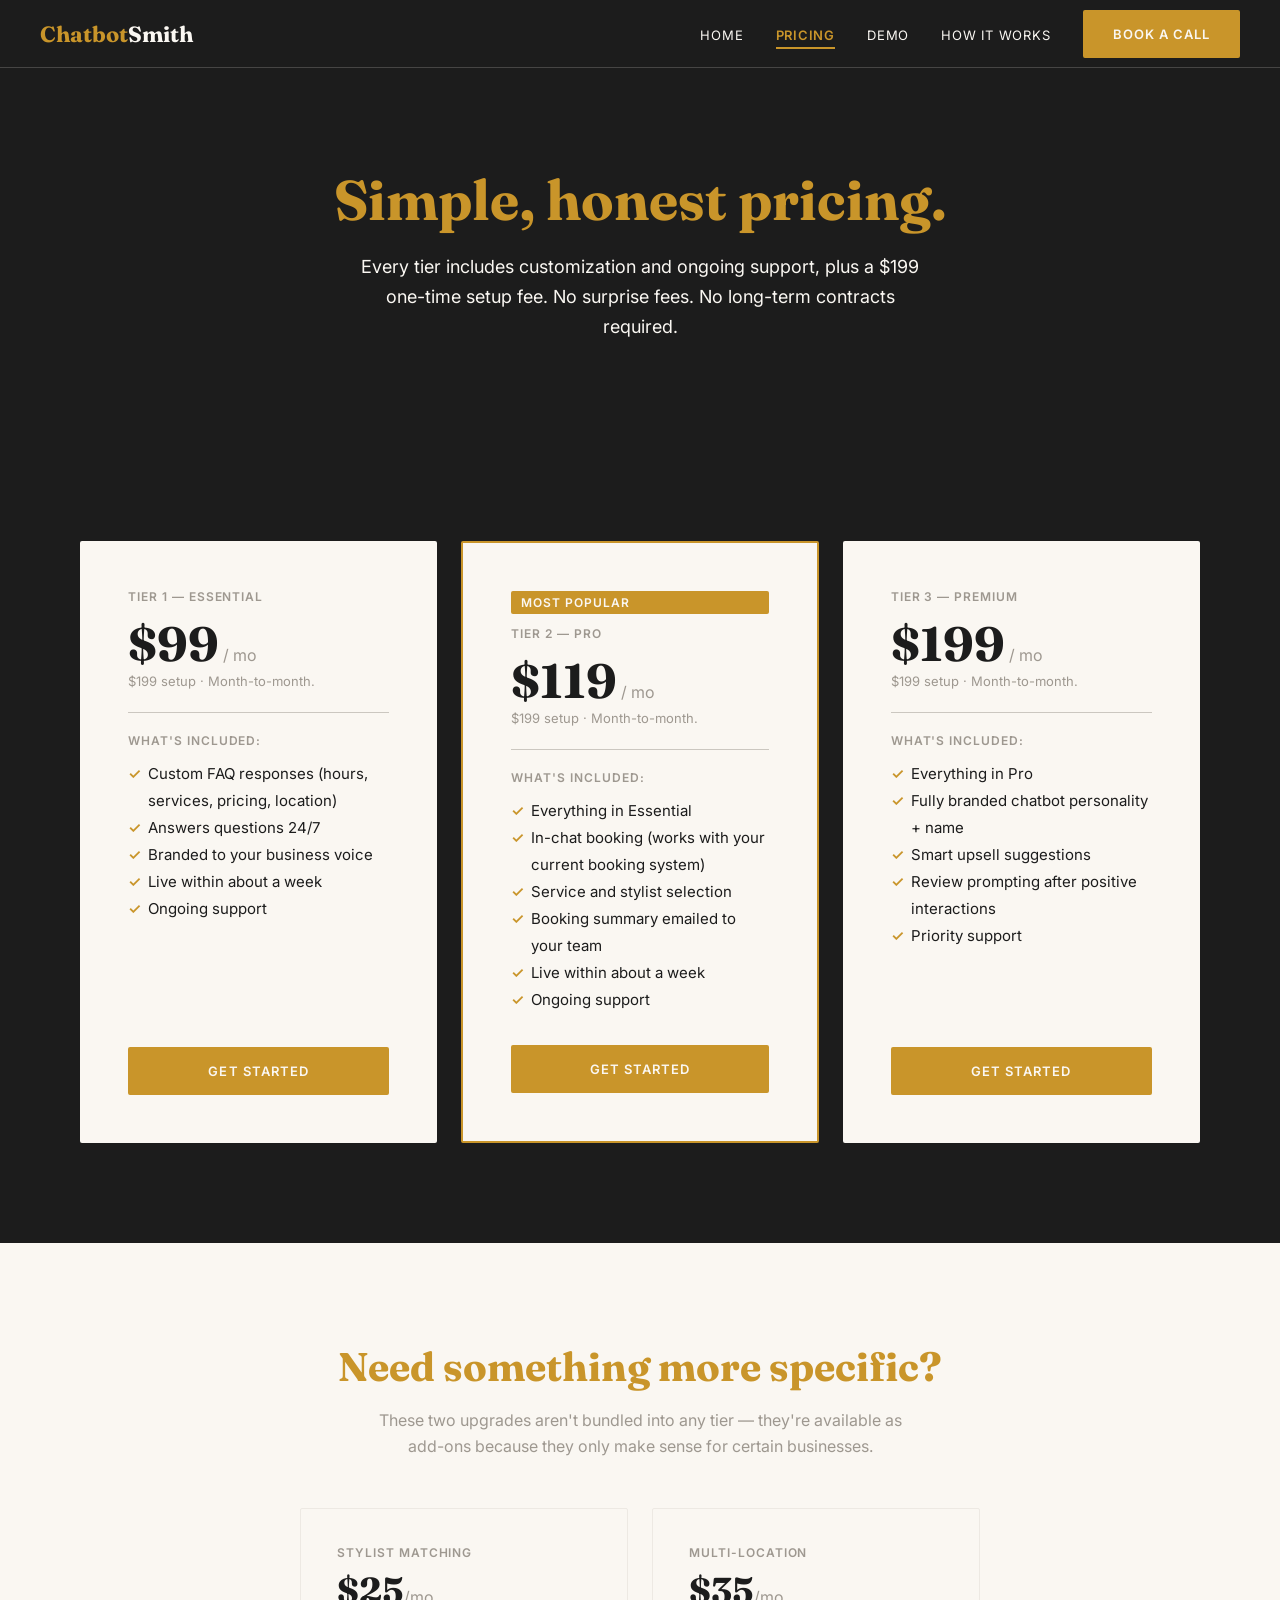
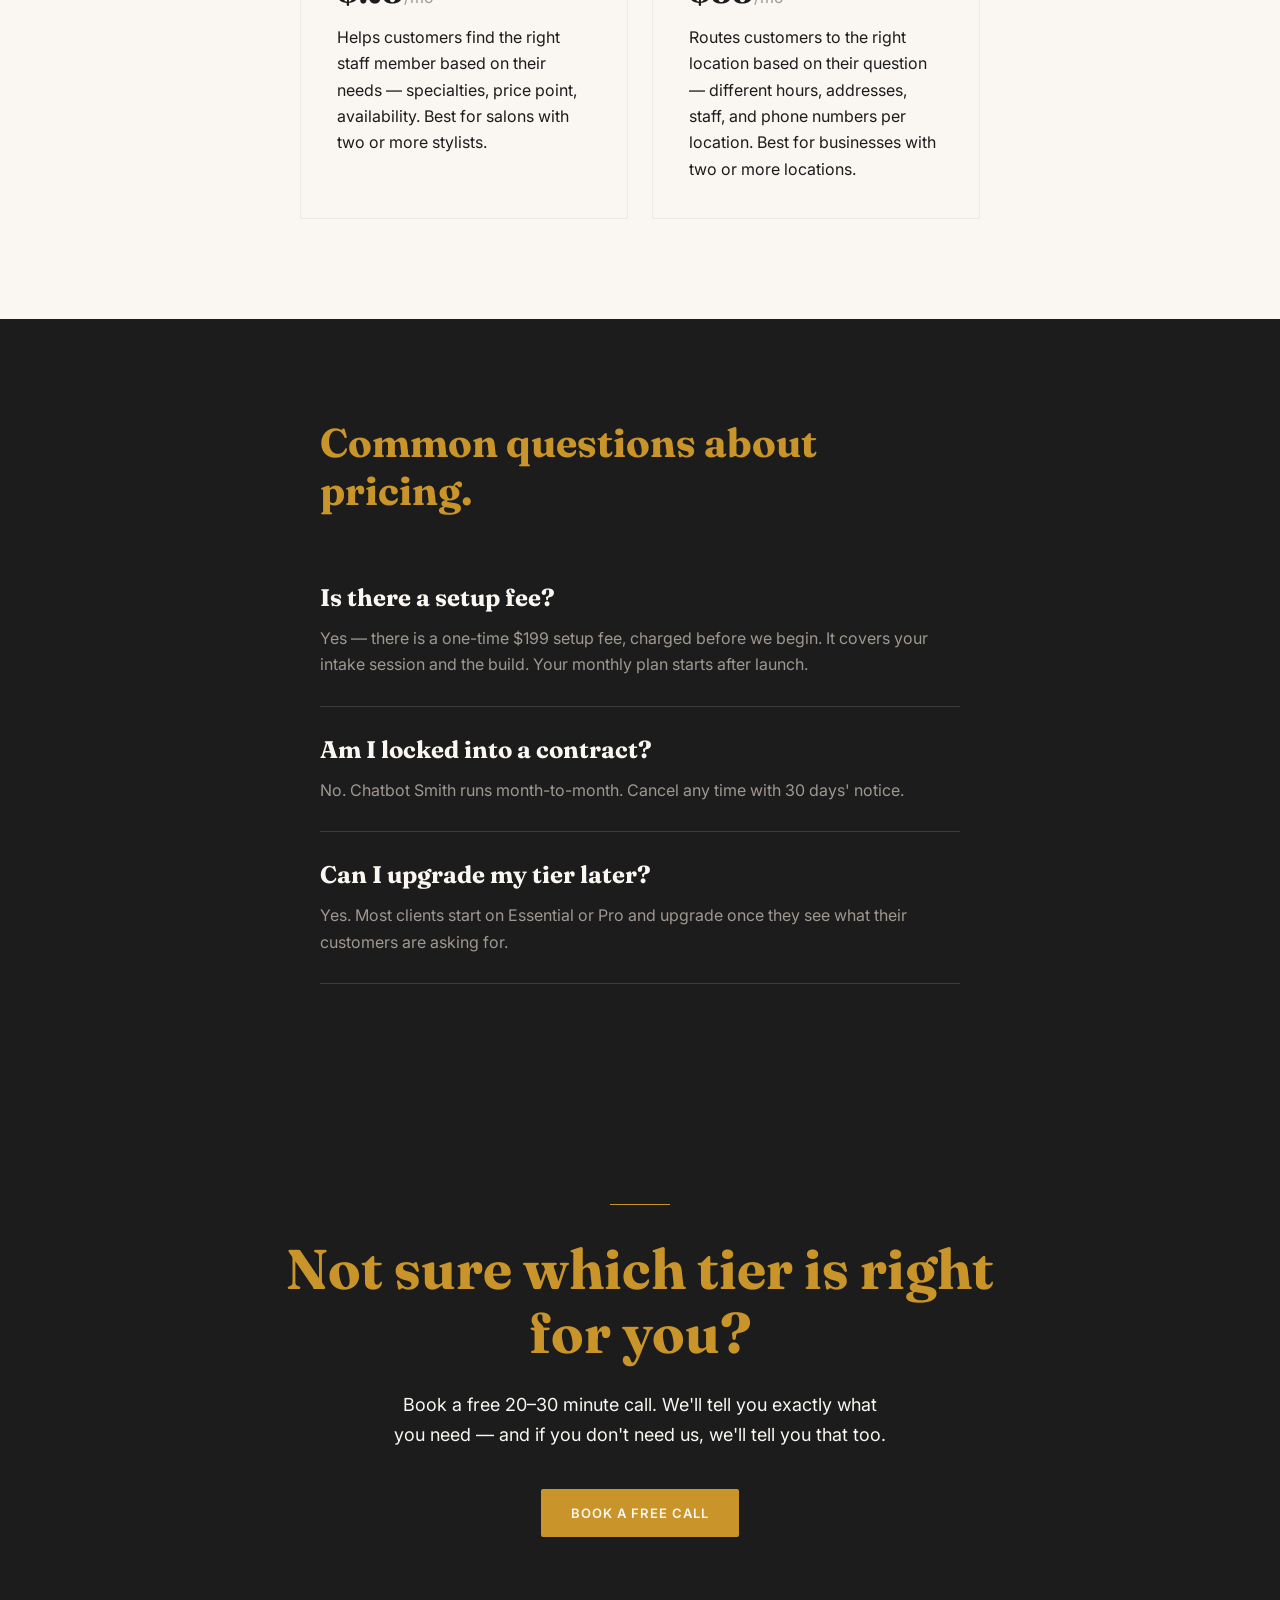
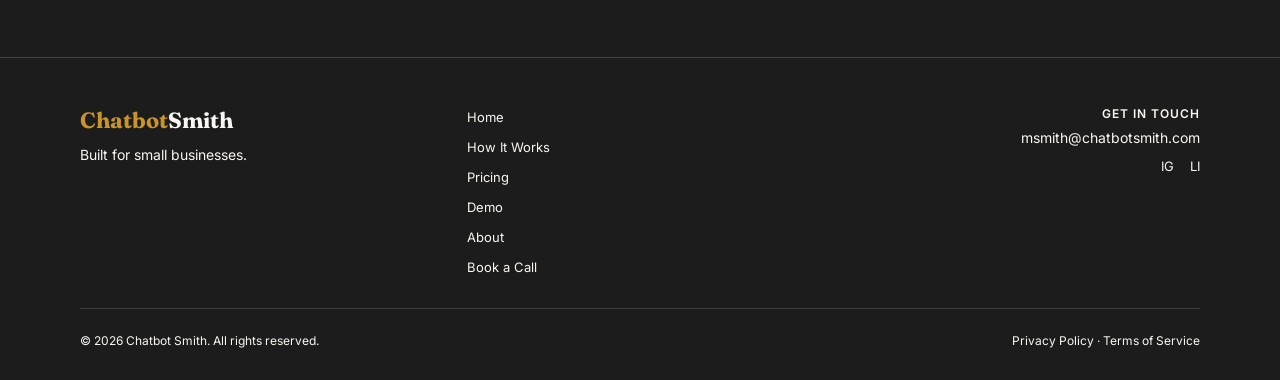
<file: pricing.html>
<!DOCTYPE html>
<html lang="en">
<head>
  <meta charset="UTF-8">
  <meta name="viewport" content="width=device-width, initial-scale=1.0">
  <meta name="description" content="Simple, honest pricing for Chatbot Smith chatbots. Three tiers, $199 one-time setup, no long-term contracts."> <!-- EDIT ME -->
  <title>Pricing — Chatbot Smith</title> <!-- EDIT ME -->
  <!-- Placeholder favicon — replace with a real .ico file when you have a logo -->
  <link rel="icon" href="data:image/svg+xml,<svg xmlns='http://www.w3.org/2000/svg' viewBox='0 0 100 100'><text y='.9em' font-size='90'>💬</text></svg>">
  <link rel="stylesheet" href="css/styles.css">
  <!-- PAGE-SPECIFIC CSS if needed goes here -->
</head>
<body data-active-page="pricing">

  <!-- NAV — injected automatically by js/nav.js. Do not edit here. -->
  <div id="nav-placeholder"></div>

  <!-- ============================================================ -->
  <!-- MAIN CONTENT — page-specific sections go between these lines -->
  <!-- ============================================================ -->
  <main>

    <!-- ============ PRICING PAGE HERO ============ -->
    <section class="page-hero section">
      <div class="container" style="text-align: center;">
        <!-- EDIT ME: Update headline -->
        <h1 class="display-heading" style="color: var(--mustard); margin-bottom: 20px;">
          Simple, honest pricing.
        </h1>
        <!-- EDIT ME: Update subheading -->
        <p class="body-large" style="color: var(--white); max-width: 560px; margin: 0 auto;">
          Every tier includes customization and ongoing support, plus a $199 one-time setup fee. No surprise fees. No long-term contracts required.
        </p>
      </div>
    </section>

    <!-- ============ PRICING CARDS ============ -->
    <section class="pricing-page section" id="pricing-cards">
      <div class="container">

        <div class="pricing-cards">

          <!-- TIER 1 — ESSENTIAL -->
          <div class="pricing-card">
            <span class="label-text pricing-card__tier-label">Tier 1 — Essential</span>
            <!-- EDIT ME: Suggested starting price from internal pricing doc — confirm before launch -->
            <p class="pricing-card__price"><span class="pricing-card__amount">$99</span> / mo</p>
            <!-- EDIT ME: Suggested starting setup fee from internal pricing doc — confirm before launch -->
            <p class="caption-text pricing-card__terms">$199 setup · Month-to-month.</p>
            <hr class="tier-card__divider">
            <p class="label-text pricing-card__features-label">What's included:</p>
            <ul class="pricing-card__features">
              <!-- EDIT ME: Update feature list items -->
              <li>Custom FAQ responses (hours, services, pricing, location)</li>
              <li>Answers questions 24/7</li>
              <li>Branded to your business voice</li>
              <li>Live within about a week</li>
              <li>Ongoing support</li>
            </ul>
            <a href="book-a-call.html" class="btn-primary pricing-card__cta">Get Started</a>
          </div>

          <!-- TIER 2 — PRO (featured) -->
          <div class="pricing-card pricing-card--featured">
            <span class="tier-card__badge label-text">Most Popular</span>
            <span class="label-text pricing-card__tier-label">Tier 2 — Pro</span>
            <!-- EDIT ME: Suggested starting price from internal pricing doc — confirm before launch -->
            <p class="pricing-card__price"><span class="pricing-card__amount">$119</span> / mo</p>
            <!-- EDIT ME: Suggested starting setup fee from internal pricing doc — confirm before launch -->
            <p class="caption-text pricing-card__terms">$199 setup · Month-to-month.</p>
            <hr class="tier-card__divider">
            <p class="label-text pricing-card__features-label">What's included:</p>
            <ul class="pricing-card__features">
              <!-- EDIT ME: Update feature list items -->
              <li>Everything in Essential</li>
              <li>In-chat booking (works with your current booking system)</li>
              <li>Service and stylist selection</li>
              <li>Booking summary emailed to your team</li>
              <li>Live within about a week</li>
              <li>Ongoing support</li>
            </ul>
            <a href="book-a-call.html" class="btn-primary pricing-card__cta">Get Started</a>
          </div>

          <!-- TIER 3 — PREMIUM -->
          <div class="pricing-card">
            <span class="label-text pricing-card__tier-label">Tier 3 — Premium</span>
            <!-- EDIT ME: Suggested starting price from internal pricing doc — confirm before launch -->
            <p class="pricing-card__price"><span class="pricing-card__amount">$199</span> / mo</p>
            <!-- EDIT ME: Suggested starting setup fee from internal pricing doc — confirm before launch -->
            <p class="caption-text pricing-card__terms">$199 setup · Month-to-month.</p>
            <hr class="tier-card__divider">
            <p class="label-text pricing-card__features-label">What's included:</p>
            <ul class="pricing-card__features">
              <!-- EDIT ME: Update feature list items -->
              <li>Everything in Pro</li>
              <li>Fully branded chatbot personality + name</li>
              <li>Smart upsell suggestions</li>
              <li>Review prompting after positive interactions</li>
              <li>Priority support</li>
            </ul>
            <a href="book-a-call.html" class="btn-primary pricing-card__cta">Get Started</a>
          </div>

        </div>
      </div>
    </section>

    <!-- ============ ADD-ONS SECTION ============ -->
    <section class="pricing-addons section" id="pricing-addons">
      <div class="container" style="max-width: 760px;">

        <!-- EDIT ME: Update headline -->
        <h2 class="section-heading" style="color: var(--mustard); text-align: center; margin-bottom: 16px;">
          Need something more specific?
        </h2>
        <!-- EDIT ME: Update subheading -->
        <p class="body-text" style="color: var(--stone); text-align: center; max-width: 540px; margin: 0 auto 48px;">
          These two upgrades aren't bundled into any tier — they're available as add-ons because they only make sense for certain businesses.
        </p>

        <div class="pricing-addons__grid">

          <!-- EDIT ME: Update add-on name, price, and description -->
          <div class="pricing-addon">
            <p class="label-text pricing-addon__label">Stylist Matching</p>
            <p class="pricing-addon__price">$25<span class="pricing-addon__per">/mo</span></p>
            <p class="body-text pricing-addon__desc">Helps customers find the right staff member based on their needs — specialties, price point, availability. Best for salons with two or more stylists.</p>
          </div>

          <!-- EDIT ME: Update add-on name, price, and description -->
          <div class="pricing-addon">
            <p class="label-text pricing-addon__label">Multi-Location</p>
            <p class="pricing-addon__price">$35<span class="pricing-addon__per">/mo</span></p>
            <p class="body-text pricing-addon__desc">Routes customers to the right location based on their question — different hours, addresses, staff, and phone numbers per location. Best for businesses with two or more locations.</p>
          </div>

        </div>

      </div>
    </section>

    <!-- ============ PRICING FAQ STRIP ============ -->
    <section class="pricing-faq section" id="pricing-faq">
      <div class="container pricing-faq__inner">

        <!-- EDIT ME: Update headline -->
        <h2 class="section-heading" style="color: var(--mustard); margin-bottom: 40px;">
          Common questions about pricing.
        </h2>

        <div class="pricing-faq__items">

          <div class="pricing-faq__item">
            <!-- EDIT ME: Update question and answer -->
            <p class="card-heading pricing-faq__question">Is there a setup fee?</p>
            <!-- EDIT ME: Confirm setup fee amount before launch -->
            <p class="body-text pricing-faq__answer">Yes — there is a one-time $199 setup fee, charged before we begin. It covers your intake session and the build. Your monthly plan starts after launch.</p>
          </div>

          <div class="pricing-faq__item">
            <!-- EDIT ME: Update question and answer -->
            <p class="card-heading pricing-faq__question">Am I locked into a contract?</p>
            <p class="body-text pricing-faq__answer">No. Chatbot Smith runs month-to-month. Cancel any time with 30 days' notice.</p>
          </div>

          <div class="pricing-faq__item">
            <!-- EDIT ME: Update question and answer -->
            <p class="card-heading pricing-faq__question">Can I upgrade my tier later?</p>
            <p class="body-text pricing-faq__answer">Yes. Most clients start on Essential or Pro and upgrade once they see what their customers are asking for.</p>
          </div>

        </div>

      </div>
    </section>

    <!-- ============ PRICING PAGE BOTTOM CTA ============ -->
    <section class="final-cta section">
      <div class="container final-cta__inner">
        <span class="mustard-rule" aria-hidden="true"></span>
        <!-- EDIT ME: Update headline -->
        <h2 class="display-heading final-cta__headline">Not sure which tier is right for you?</h2>
        <!-- EDIT ME: Update subheading -->
        <p class="body-large final-cta__subheading">Book a free 20–30 minute call. We'll tell you exactly what you need — and if you don't need us, we'll tell you that too.</p>
        <div class="btn-cta-row" style="justify-content: center;">
          <a href="book-a-call.html" class="btn-primary">Book a Free Call</a>
        </div>
      </div>
    </section>

  </main>
  <!-- ============================================================ -->

  <!-- FOOTER — injected automatically by js/footer.js. Do not edit here. -->
  <div id="footer-placeholder"></div>

  <script src="js/nav.js"></script>
  <script src="js/footer.js"></script>
  <!-- PAGE-SPECIFIC JS if needed goes here -->
  <script src="js/main.js"></script>
  
</body>
</html>
</file>
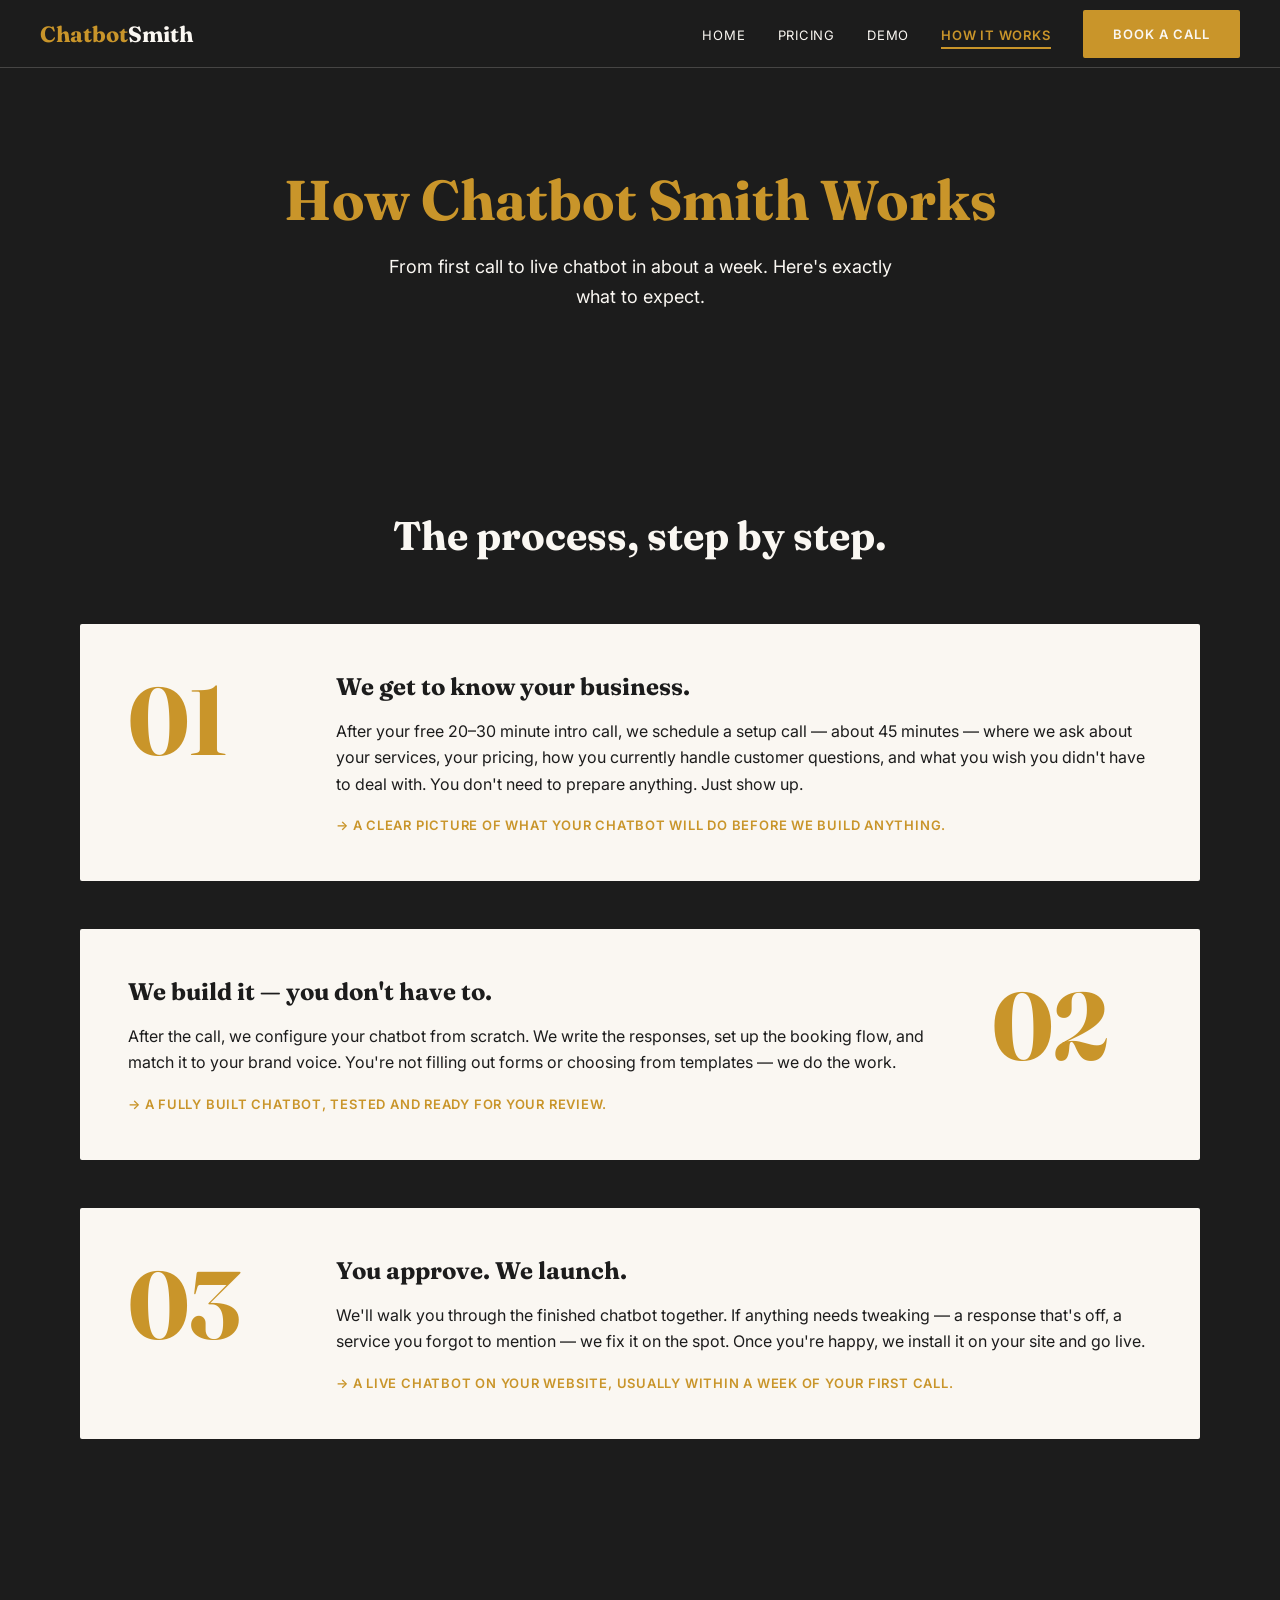
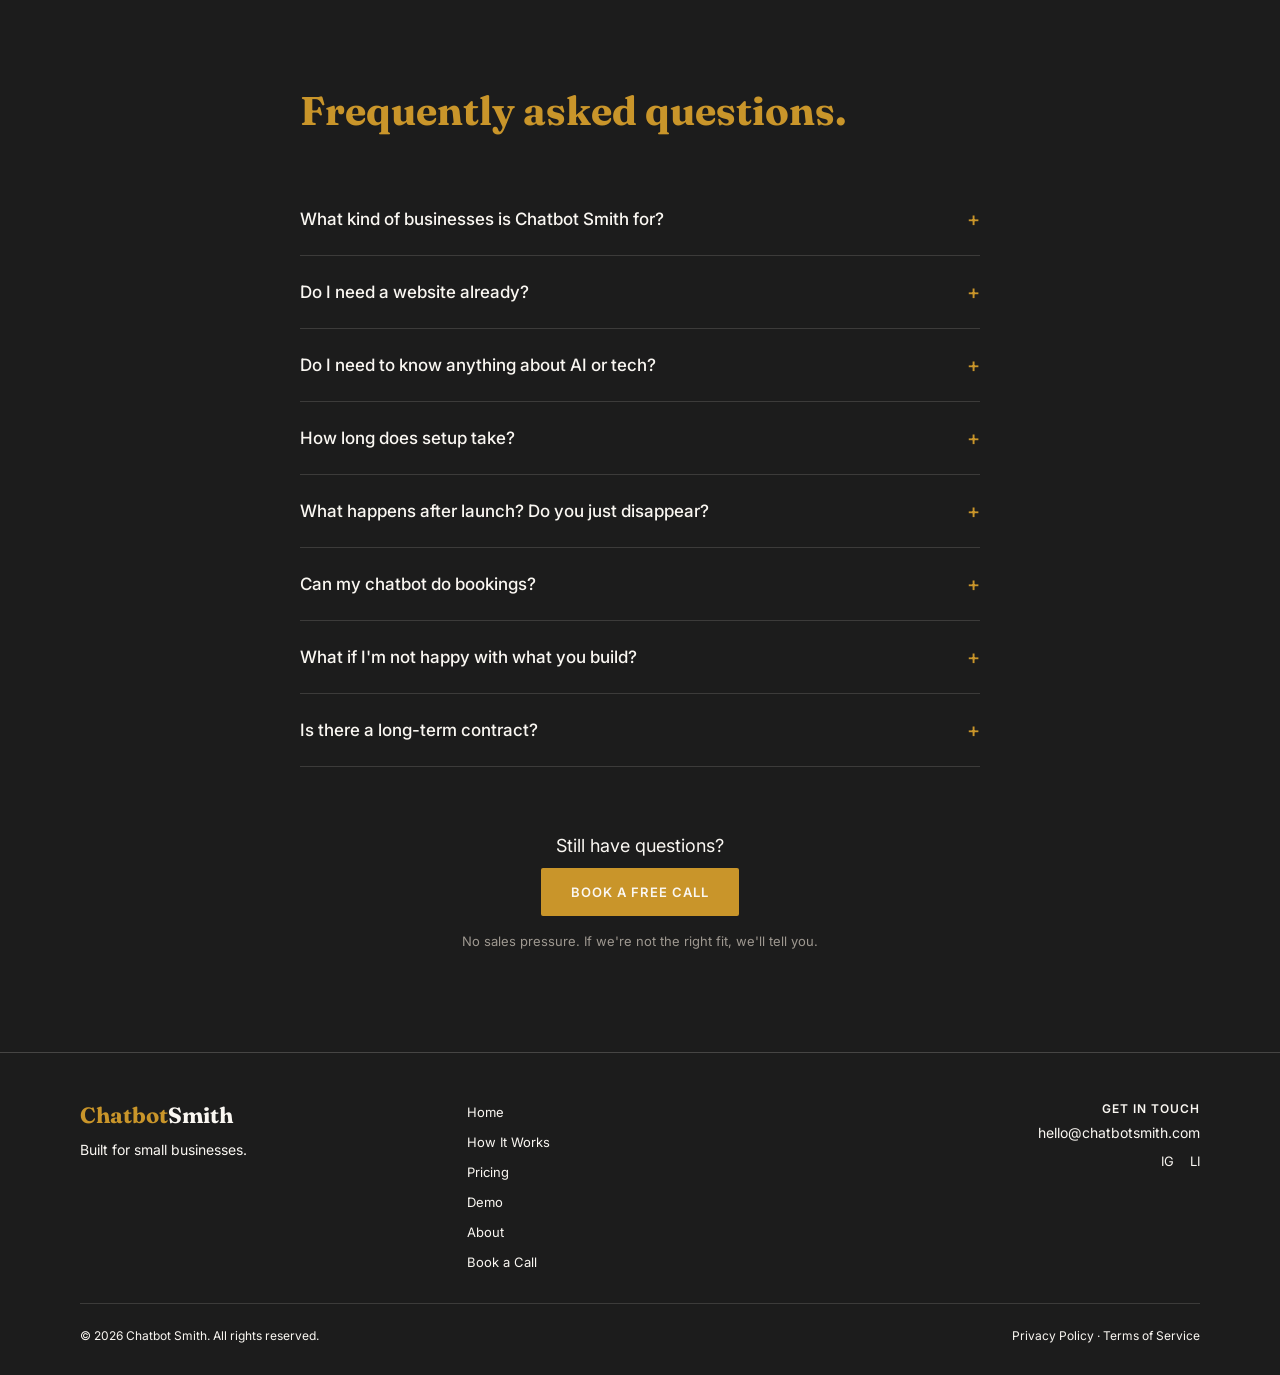
<file: Chatbot Smith 2/how-it-works.html>
<!DOCTYPE html>
<html lang="en">
<head>
  <meta charset="UTF-8">
  <meta name="viewport" content="width=device-width, initial-scale=1.0">
  <meta name="description" content="How Chatbot Smith works: three steps from first call to live chatbot. Plus answers to common questions."> <!-- EDIT ME -->
  <title>How It Works &amp; FAQs — Chatbot Smith</title> <!-- EDIT ME -->
  <!-- Placeholder favicon — replace with a real .ico file when you have a logo -->
  <link rel="icon" href="data:image/svg+xml,<svg xmlns='http://www.w3.org/2000/svg' viewBox='0 0 100 100'><text y='.9em' font-size='90'>💬</text></svg>">
  <link rel="stylesheet" href="css/styles.css">
  <!-- PAGE-SPECIFIC CSS if needed goes here -->
</head>
<body data-active-page="how-it-works">

  <!-- NAV — injected automatically by js/nav.js. Do not edit here. -->
  <div id="nav-placeholder"></div>

  <!-- ============================================================ -->
  <!-- MAIN CONTENT — page-specific sections go between these lines -->
  <!-- ============================================================ -->
  <main>

    <!-- ============ PAGE HERO ============ -->
    <section class="page-hero section">
      <div class="container" style="text-align: center;">
        <!-- EDIT ME: Update headline -->
        <h1 class="display-heading" style="color: var(--mustard); margin-bottom: 20px;">
          How Chatbot Smith Works
        </h1>
        <!-- EDIT ME: Update subheading -->
        <p class="body-large" style="color: var(--white); max-width: 540px; margin: 0 auto;">
          From first call to live chatbot in about a week. Here's exactly what to expect.
        </p>
      </div>
    </section>

    <!-- ============ EXPANDED PROCESS STEPS ============ -->
    <section class="process section" id="process">
      <div class="container">
        <!-- EDIT ME: Update headline -->
        <h2 class="section-heading" style="color: var(--white); text-align: center; margin-bottom: 64px;">
          The process, step by step.
        </h2>

        <!-- Step 1: number left, content right -->
        <div class="process-step process-step--normal">
          <div class="process-step__number">01</div>
          <div class="process-step__content">
            <!-- EDIT ME: Update step headline -->
            <h3 class="card-heading process-step__heading">We get to know your business.</h3>
            <!-- EDIT ME: Update step body -->
            <p class="body-text process-step__body">After your free 20–30 minute intro call, we schedule a setup call — about 45 minutes — where we ask about your services, your pricing, how you currently handle customer questions, and what you wish you didn't have to deal with. You don't need to prepare anything. Just show up.</p>
            <!-- EDIT ME: Update "what you get" line -->
            <p class="process-step__outcome">→ A clear picture of what your chatbot will do before we build anything.</p>
          </div>
        </div>

        <!-- Step 2: content left, number right -->
        <div class="process-step process-step--reversed">
          <div class="process-step__content">
            <!-- EDIT ME: Update step headline -->
            <h3 class="card-heading process-step__heading">We build it — you don't have to.</h3>
            <!-- EDIT ME: Update step body -->
            <p class="body-text process-step__body">After the call, we configure your chatbot from scratch. We write the responses, set up the booking flow, and match it to your brand voice. You're not filling out forms or choosing from templates — we do the work.</p>
            <!-- EDIT ME: Update "what you get" line -->
            <p class="process-step__outcome">→ A fully built chatbot, tested and ready for your review.</p>
          </div>
          <div class="process-step__number">02</div>
        </div>

        <!-- Step 3: number left, content right -->
        <div class="process-step process-step--normal">
          <div class="process-step__number">03</div>
          <div class="process-step__content">
            <!-- EDIT ME: Update step headline -->
            <h3 class="card-heading process-step__heading">You approve. We launch.</h3>
            <!-- EDIT ME: Replace with your real Step 3 copy — the copy deck version was incomplete -->
            <p class="body-text process-step__body">We'll walk you through the finished chatbot together. If anything needs tweaking — a response that's off, a service you forgot to mention — we fix it on the spot. Once you're happy, we install it on your site and go live.</p>
            <!-- EDIT ME: Update "what you get" line -->
            <p class="process-step__outcome">→ A live chatbot on your website, usually within a week of your first call.</p>
          </div>
        </div>

      </div>
    </section>

    <!-- ============ FAQ ACCORDION ============ -->
    <section class="faq section" id="faq">
      <div class="container faq__inner">

        <!-- EDIT ME: Update headline -->
        <h2 class="section-heading faq__headline">Frequently asked questions.</h2>

        <div class="faq__list">

          <!-- FAQ ITEM TEMPLATE — copy this block to add a new question -->
          <div class="faq__item">
            <!-- EDIT ME: Update question text -->
            <button class="faq__question" aria-expanded="false">
              What kind of businesses is Chatbot Smith for?
              <span class="faq__icon" aria-hidden="true">+</span>
            </button>
            <div class="faq__answer" hidden>
              <!-- EDIT ME: Update answer text -->
              <p class="body-text">We work with small businesses that rely on customer communication — salons, barbershops, cleaning services, fitness studios, consultants, restaurants, and more. If you're spending time answering the same questions or managing bookings manually, Chatbot Smith can probably help.</p>
            </div>
          </div>

          <div class="faq__item">
            <button class="faq__question" aria-expanded="false">
              Do I need a website already?
              <span class="faq__icon" aria-hidden="true">+</span>
            </button>
            <div class="faq__answer" hidden>
              <p class="body-text">Yes, you'll need an existing website to install the chatbot on. We can advise on placement and handle the installation for you.</p>
            </div>
          </div>

          <div class="faq__item">
            <button class="faq__question" aria-expanded="false">
              Do I need to know anything about AI or tech?
              <span class="faq__icon" aria-hidden="true">+</span>
            </button>
            <div class="faq__answer" hidden>
              <p class="body-text">Not a thing. We handle everything technical. Your only job is to answer our questions about your business, review what we build, and approve it.</p>
            </div>
          </div>

          <div class="faq__item">
            <button class="faq__question" aria-expanded="false">
              How long does setup take?
              <span class="faq__icon" aria-hidden="true">+</span>
            </button>
            <div class="faq__answer" hidden>
              <p class="body-text">Most clients are live within about a week of the first call. More complex setups may take a few extra days.</p>
            </div>
          </div>

          <div class="faq__item">
            <button class="faq__question" aria-expanded="false">
              What happens after launch? Do you just disappear?
              <span class="faq__icon" aria-hidden="true">+</span>
            </button>
            <div class="faq__answer" hidden>
              <p class="body-text">No. Ongoing support is included in your plan. If something needs updating — new service, price change, holiday hours — just let us know and we'll handle it.</p>
            </div>
          </div>

          <div class="faq__item">
            <button class="faq__question" aria-expanded="false">
              Can my chatbot do bookings?
              <span class="faq__icon" aria-hidden="true">+</span>
            </button>
            <div class="faq__answer" hidden>
              <p class="body-text">Yes — on Tier 2 (Pro) and Tier 3 (Premium). Tier 1 answers questions only. If bookings matter to your business, start at Tier 2.</p>
            </div>
          </div>

          <div class="faq__item">
            <button class="faq__question" aria-expanded="false">
              What if I'm not happy with what you build?
              <span class="faq__icon" aria-hidden="true">+</span>
            </button>
            <div class="faq__answer" hidden>
              <p class="body-text">We don't launch until you're happy. The review step is built into the process specifically so you can request changes before anything goes live.</p>
            </div>
          </div>

          <div class="faq__item">
            <button class="faq__question" aria-expanded="false">
              Is there a long-term contract?
              <span class="faq__icon" aria-hidden="true">+</span>
            </button>
            <div class="faq__answer" hidden>
              <p class="body-text">No. Month-to-month. Cancel anytime with 30 days' notice.</p>
            </div>
          </div>

        </div><!-- end .faq__list -->

        <!-- ============ FAQ BOTTOM CTA ============ -->
        <div style="text-align: center; margin-top: 64px;">
          <!-- EDIT ME: Update CTA text -->
          <p class="body-large" style="color: var(--white); margin-bottom: 8px;">Still have questions?</p>
          <a href="book-a-call.html" class="btn-primary">Book a Free Call</a>
          <p class="caption-text" style="color: var(--stone); margin-top: 16px;">No sales pressure. If we're not the right fit, we'll tell you.</p>
        </div>

      </div>
    </section>

  </main>
  <!-- ============================================================ -->

  <!-- FOOTER — injected automatically by js/footer.js. Do not edit here. -->
  <div id="footer-placeholder"></div>

  <script src="js/nav.js"></script>
  <script src="js/footer.js"></script>
  <!-- PAGE-SPECIFIC JS if needed goes here -->
  <script src="js/main.js"></script>

</body>
</html>
</file>
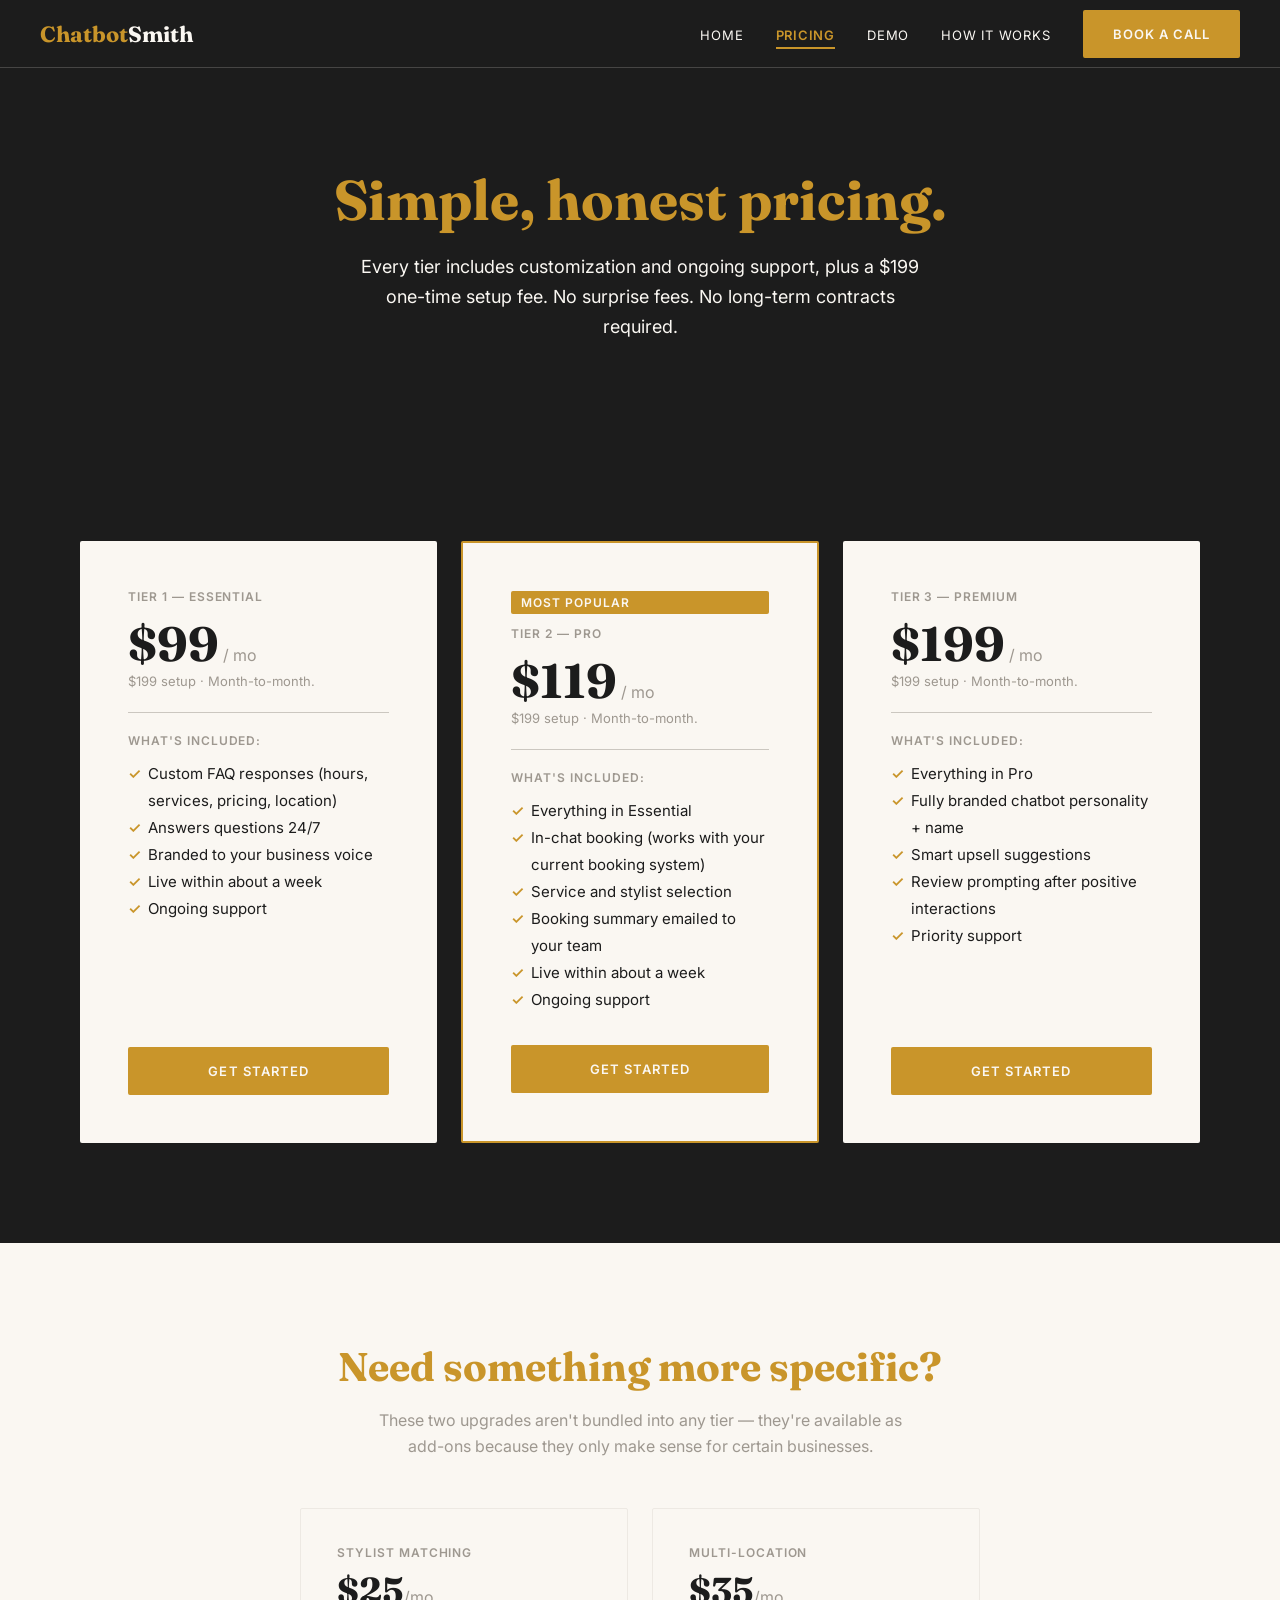
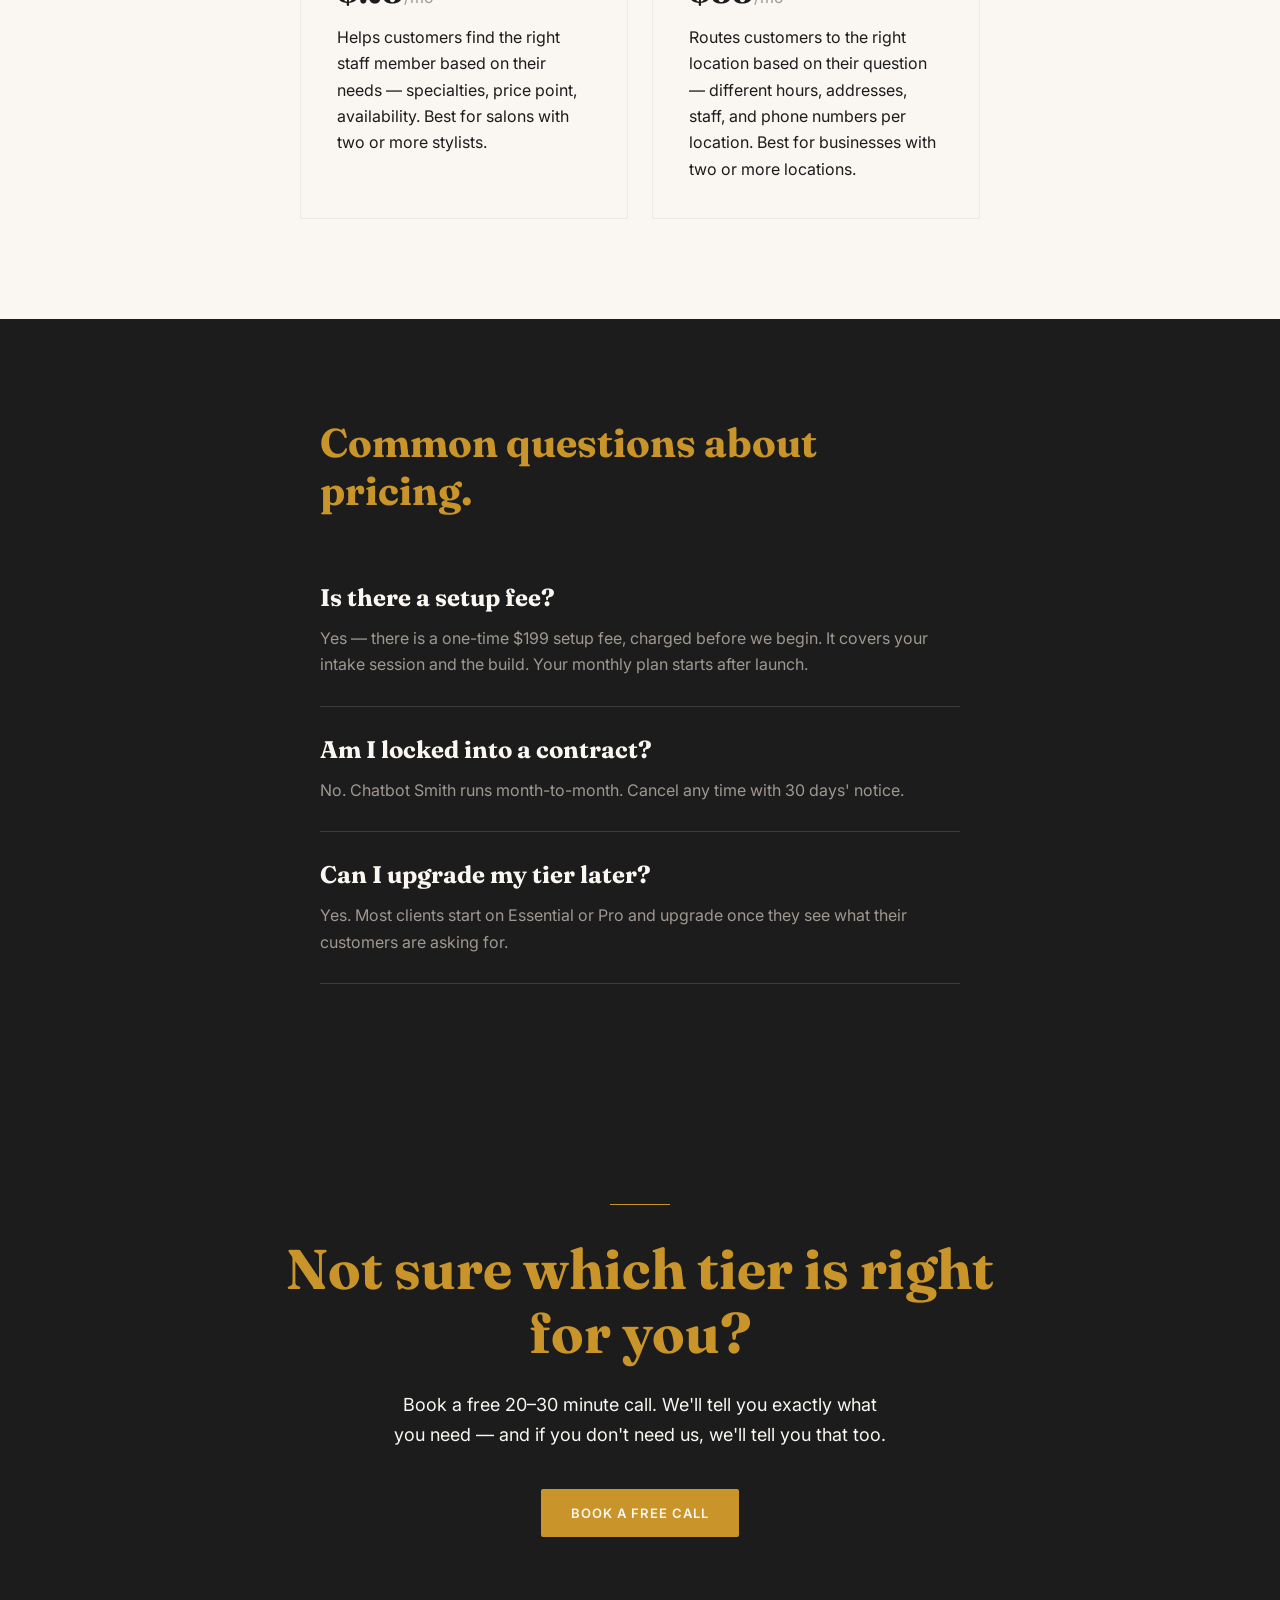
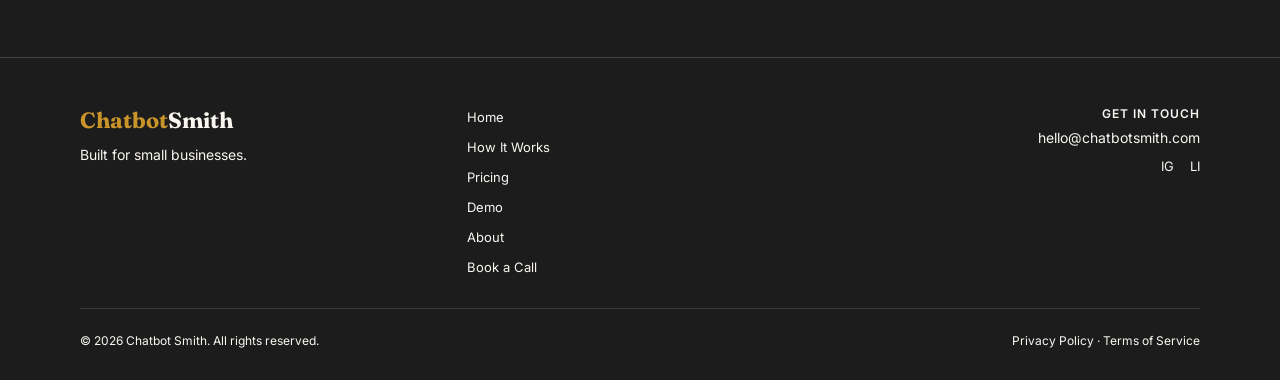
<file: Chatbot Smith 2/pricing.html>
<!DOCTYPE html>
<html lang="en">
<head>
  <meta charset="UTF-8">
  <meta name="viewport" content="width=device-width, initial-scale=1.0">
  <meta name="description" content="Simple, honest pricing for Chatbot Smith chatbots. Three tiers, $199 one-time setup, no long-term contracts."> <!-- EDIT ME -->
  <title>Pricing — Chatbot Smith</title> <!-- EDIT ME -->
  <!-- Placeholder favicon — replace with a real .ico file when you have a logo -->
  <link rel="icon" href="data:image/svg+xml,<svg xmlns='http://www.w3.org/2000/svg' viewBox='0 0 100 100'><text y='.9em' font-size='90'>💬</text></svg>">
  <link rel="stylesheet" href="css/styles.css">
  <!-- PAGE-SPECIFIC CSS if needed goes here -->
</head>
<body data-active-page="pricing">

  <!-- NAV — injected automatically by js/nav.js. Do not edit here. -->
  <div id="nav-placeholder"></div>

  <!-- ============================================================ -->
  <!-- MAIN CONTENT — page-specific sections go between these lines -->
  <!-- ============================================================ -->
  <main>

    <!-- ============ PRICING PAGE HERO ============ -->
    <section class="page-hero section">
      <div class="container" style="text-align: center;">
        <!-- EDIT ME: Update headline -->
        <h1 class="display-heading" style="color: var(--mustard); margin-bottom: 20px;">
          Simple, honest pricing.
        </h1>
        <!-- EDIT ME: Update subheading -->
        <p class="body-large" style="color: var(--white); max-width: 560px; margin: 0 auto;">
          Every tier includes customization and ongoing support, plus a $199 one-time setup fee. No surprise fees. No long-term contracts required.
        </p>
      </div>
    </section>

    <!-- ============ PRICING CARDS ============ -->
    <section class="pricing-page section" id="pricing-cards">
      <div class="container">

        <div class="pricing-cards">

          <!-- TIER 1 — ESSENTIAL -->
          <div class="pricing-card">
            <span class="label-text pricing-card__tier-label">Tier 1 — Essential</span>
            <!-- EDIT ME: Suggested starting price from internal pricing doc — confirm before launch -->
            <p class="pricing-card__price"><span class="pricing-card__amount">$99</span> / mo</p>
            <!-- EDIT ME: Suggested starting setup fee from internal pricing doc — confirm before launch -->
            <p class="caption-text pricing-card__terms">$199 setup · Month-to-month.</p>
            <hr class="tier-card__divider">
            <p class="label-text pricing-card__features-label">What's included:</p>
            <ul class="pricing-card__features">
              <!-- EDIT ME: Update feature list items -->
              <li>Custom FAQ responses (hours, services, pricing, location)</li>
              <li>Answers questions 24/7</li>
              <li>Branded to your business voice</li>
              <li>Live within about a week</li>
              <li>Ongoing support</li>
            </ul>
            <a href="book-a-call.html" class="btn-primary pricing-card__cta">Get Started</a>
          </div>

          <!-- TIER 2 — PRO (featured) -->
          <div class="pricing-card pricing-card--featured">
            <span class="tier-card__badge label-text">Most Popular</span>
            <span class="label-text pricing-card__tier-label">Tier 2 — Pro</span>
            <!-- EDIT ME: Suggested starting price from internal pricing doc — confirm before launch -->
            <p class="pricing-card__price"><span class="pricing-card__amount">$119</span> / mo</p>
            <!-- EDIT ME: Suggested starting setup fee from internal pricing doc — confirm before launch -->
            <p class="caption-text pricing-card__terms">$199 setup · Month-to-month.</p>
            <hr class="tier-card__divider">
            <p class="label-text pricing-card__features-label">What's included:</p>
            <ul class="pricing-card__features">
              <!-- EDIT ME: Update feature list items -->
              <li>Everything in Essential</li>
              <li>In-chat booking (works with your current booking system)</li>
              <li>Service and stylist selection</li>
              <li>Booking summary emailed to your team</li>
              <li>Live within about a week</li>
              <li>Ongoing support</li>
            </ul>
            <a href="book-a-call.html" class="btn-primary pricing-card__cta">Get Started</a>
          </div>

          <!-- TIER 3 — PREMIUM -->
          <div class="pricing-card">
            <span class="label-text pricing-card__tier-label">Tier 3 — Premium</span>
            <!-- EDIT ME: Suggested starting price from internal pricing doc — confirm before launch -->
            <p class="pricing-card__price"><span class="pricing-card__amount">$199</span> / mo</p>
            <!-- EDIT ME: Suggested starting setup fee from internal pricing doc — confirm before launch -->
            <p class="caption-text pricing-card__terms">$199 setup · Month-to-month.</p>
            <hr class="tier-card__divider">
            <p class="label-text pricing-card__features-label">What's included:</p>
            <ul class="pricing-card__features">
              <!-- EDIT ME: Update feature list items -->
              <li>Everything in Pro</li>
              <li>Fully branded chatbot personality + name</li>
              <li>Smart upsell suggestions</li>
              <li>Review prompting after positive interactions</li>
              <li>Priority support</li>
            </ul>
            <a href="book-a-call.html" class="btn-primary pricing-card__cta">Get Started</a>
          </div>

        </div>
      </div>
    </section>

    <!-- ============ ADD-ONS SECTION ============ -->
    <section class="pricing-addons section" id="pricing-addons">
      <div class="container" style="max-width: 760px;">

        <!-- EDIT ME: Update headline -->
        <h2 class="section-heading" style="color: var(--mustard); text-align: center; margin-bottom: 16px;">
          Need something more specific?
        </h2>
        <!-- EDIT ME: Update subheading -->
        <p class="body-text" style="color: var(--stone); text-align: center; max-width: 540px; margin: 0 auto 48px;">
          These two upgrades aren't bundled into any tier — they're available as add-ons because they only make sense for certain businesses.
        </p>

        <div class="pricing-addons__grid">

          <!-- EDIT ME: Update add-on name, price, and description -->
          <div class="pricing-addon">
            <p class="label-text pricing-addon__label">Stylist Matching</p>
            <p class="pricing-addon__price">$25<span class="pricing-addon__per">/mo</span></p>
            <p class="body-text pricing-addon__desc">Helps customers find the right staff member based on their needs — specialties, price point, availability. Best for salons with two or more stylists.</p>
          </div>

          <!-- EDIT ME: Update add-on name, price, and description -->
          <div class="pricing-addon">
            <p class="label-text pricing-addon__label">Multi-Location</p>
            <p class="pricing-addon__price">$35<span class="pricing-addon__per">/mo</span></p>
            <p class="body-text pricing-addon__desc">Routes customers to the right location based on their question — different hours, addresses, staff, and phone numbers per location. Best for businesses with two or more locations.</p>
          </div>

        </div>

      </div>
    </section>

    <!-- ============ PRICING FAQ STRIP ============ -->
    <section class="pricing-faq section" id="pricing-faq">
      <div class="container pricing-faq__inner">

        <!-- EDIT ME: Update headline -->
        <h2 class="section-heading" style="color: var(--mustard); margin-bottom: 40px;">
          Common questions about pricing.
        </h2>

        <div class="pricing-faq__items">

          <div class="pricing-faq__item">
            <!-- EDIT ME: Update question and answer -->
            <p class="card-heading pricing-faq__question">Is there a setup fee?</p>
            <!-- EDIT ME: Confirm setup fee amount before launch -->
            <p class="body-text pricing-faq__answer">Yes — there is a one-time $199 setup fee, charged before we begin. It covers your intake session and the build. Your monthly plan starts after launch.</p>
          </div>

          <div class="pricing-faq__item">
            <!-- EDIT ME: Update question and answer -->
            <p class="card-heading pricing-faq__question">Am I locked into a contract?</p>
            <p class="body-text pricing-faq__answer">No. Chatbot Smith runs month-to-month. Cancel any time with 30 days' notice.</p>
          </div>

          <div class="pricing-faq__item">
            <!-- EDIT ME: Update question and answer -->
            <p class="card-heading pricing-faq__question">Can I upgrade my tier later?</p>
            <p class="body-text pricing-faq__answer">Yes. Most clients start on Essential or Pro and upgrade once they see what their customers are asking for.</p>
          </div>

        </div>

      </div>
    </section>

    <!-- ============ PRICING PAGE BOTTOM CTA ============ -->
    <section class="final-cta section">
      <div class="container final-cta__inner">
        <span class="mustard-rule" aria-hidden="true"></span>
        <!-- EDIT ME: Update headline -->
        <h2 class="display-heading final-cta__headline">Not sure which tier is right for you?</h2>
        <!-- EDIT ME: Update subheading -->
        <p class="body-large final-cta__subheading">Book a free 20–30 minute call. We'll tell you exactly what you need — and if you don't need us, we'll tell you that too.</p>
        <div class="btn-cta-row" style="justify-content: center;">
          <a href="book-a-call.html" class="btn-primary">Book a Free Call</a>
        </div>
      </div>
    </section>

  </main>
  <!-- ============================================================ -->

  <!-- FOOTER — injected automatically by js/footer.js. Do not edit here. -->
  <div id="footer-placeholder"></div>

  <script src="js/nav.js"></script>
  <script src="js/footer.js"></script>
  <!-- PAGE-SPECIFIC JS if needed goes here -->

</body>
</html>
</file>
<file: css/styles.css>
/*
  CHATBOT SMITH — styles.css
  To change a color: find the :root block below and update the hex code there.
  That one change will update the color everywhere on the site.
  To find styles for a specific section: Ctrl+F the section name in ALL CAPS.
*/

@import url('https://fonts.googleapis.com/css2?family=Fraunces:ital,opsz,wght@0,9..144,400;0,9..144,600;0,9..144,700;1,9..144,400&family=Inter:wght@400;500;600&display=swap');

/* ===== CUSTOM PROPERTIES ===== */
:root {
  --forge-black: #1C1C1C;
  --mustard: #C9952A;
  --warm-pink: #D4847A;
  --parchment: #FAF7F2;
  --warm-gray: #EDE9E3;
  --stone: #9E9890;
  --white: #FAF7F2; /* Consolidated to parchment — no pure #FFFFFF used on the site */
}

/* ===== GLOBAL RESET ===== */
*,
*::before,
*::after {
  box-sizing: border-box;
  margin: 0;
  padding: 0;
}

html {
  scroll-behavior: smooth;
}

body {
  background-color: var(--forge-black);
  color: var(--white);
  font-family: 'Inter', sans-serif;
}

img {
  max-width: 100%;
  display: block;
}

a {
  color: inherit;
  text-decoration: none;
  transition: color 0.2s ease;
}

/* ===== ACCESSIBILITY ===== */
/* Keyboard focus glow — visible ring around whatever is focused via Tab/keyboard */
a:focus-visible,
button:focus-visible,
input:focus-visible,
select:focus-visible,
textarea:focus-visible {
  outline: none;
  box-shadow: 0 0 0 3px var(--warm-pink);
  border-radius: 2px;
}

/* ===== LAYOUT UTILITIES ===== */
.container {
  max-width: 1200px;
  margin: 0 auto;
  padding: 0 40px;
}

.section {
  padding: 100px 0;
}

@media (max-width: 768px) {
  .container {
    padding: 0 20px;
  }

  .section {
    padding: 64px 0;
  }
}

/* ===== TYPOGRAPHY ===== */
.display-heading {
  font-family: 'Fraunces', serif;
  font-size: 56px;
  font-weight: 700;
  line-height: 1.15;
}

.section-heading {
  font-family: 'Fraunces', serif;
  font-size: 40px;
  font-weight: 700;
  line-height: 1.2;
}

.card-heading {
  font-family: 'Fraunces', serif;
  font-size: 24px;
  font-weight: 700;
  line-height: 1.25;
}

.body-large {
  font-family: 'Inter', sans-serif;
  font-size: 18px;
  line-height: 1.65;
}

.body-text {
  font-family: 'Inter', sans-serif;
  font-size: 16px;
  line-height: 1.65;
}

.label-text {
  font-family: 'Inter', sans-serif;
  font-size: 12px;
  font-weight: 600;
  letter-spacing: 0.08em;
  text-transform: uppercase;
}

.caption-text {
  font-family: 'Inter', sans-serif;
  font-size: 13px;
  line-height: 1.5;
}

@media (max-width: 768px) {
  .display-heading {
    font-size: 36px;
  }

  .section-heading {
    font-size: 28px;
  }
}

/* ===== BUTTONS ===== */
.btn-primary {
  display: inline-block;
  background-color: var(--mustard);
  color: var(--white);
  font-family: 'Inter', sans-serif;
  font-size: 13px;
  font-weight: 600;
  letter-spacing: 0.08em;
  text-transform: uppercase;
  padding: 14px 28px;
  border: 2px solid var(--mustard);
  cursor: pointer;
  border-radius: 2px;
  transition: background-color 0.2s ease, color 0.2s ease, border-color 0.2s ease, box-shadow 0.2s ease;
}

.btn-primary:hover {
  box-shadow: 0 0 16px 4px var(--mustard);
}

.btn-secondary {
  display: inline-block;
  background-color: transparent;
  color: var(--mustard);
  font-family: 'Inter', sans-serif;
  font-size: 13px;
  font-weight: 600;
  letter-spacing: 0.08em;
  text-transform: uppercase;
  padding: 14px 28px;
  border: 2px solid var(--mustard);
  cursor: pointer;
  border-radius: 2px;
  transition: background-color 0.2s ease, color 0.2s ease, border-color 0.2s ease, box-shadow 0.2s ease;
}

.btn-secondary:hover {
  box-shadow: 0 0 16px 4px var(--mustard);
}

.btn-cta-row {
  display: flex;
  gap: 16px;
  flex-wrap: wrap;
}

@media (max-width: 768px) {
  .btn-cta-row {
    flex-direction: column;
  }

  .btn-cta-row .btn-primary,
  .btn-cta-row .btn-secondary {
    width: 100%;
    text-align: center;
  }
}

/* ===== MUSTARD RULE ===== */
.mustard-rule {
  display: block;
  width: 60px;
  height: 1px;
  background-color: var(--mustard);
  margin: 0 auto 32px;
}

/* ===== NAV COMPONENT ===== */
#site-nav {
  background-color: var(--forge-black);
  width: 100%;
  position: sticky;
  top: 0;
  z-index: 100;
}

.nav-inner {
  display: flex;
  align-items: center;
  height: 68px;
  padding: 0 40px;
  border-bottom: 1px solid rgba(237, 233, 227, 0.2);
}

.nav-wordmark {
  font-family: 'Fraunces', serif;
  font-size: 22px;
  font-weight: 700;
}

.wordmark-bot {
  color: var(--mustard);
}

.wordmark-smith {
  color: var(--white);
}

.nav-links {
  display: flex;
  align-items: center;
  list-style: none;
  gap: 32px;
  margin-left: auto;
  margin-right: 32px;
}

.nav-links a {
  font-family: 'Inter', sans-serif;
  font-size: 13px;
  color: var(--white);
  text-transform: uppercase;
  letter-spacing: 0.06em;
  padding-bottom: 4px;
  border-bottom: 2px solid transparent;
}

.nav-links a:hover {
  color: var(--warm-pink);
}

/* Current page — mustard color plus an underline, so the indicator never relies on color alone */
.nav-links a.active {
  color: var(--mustard);
  font-weight: 600;
  border-bottom: 2px solid var(--mustard);
}

.nav-hamburger {
  display: none;
  flex-direction: column;
  justify-content: center;
  gap: 5px;
  width: 24px;
  height: 24px;
  background: none;
  border: none;
  cursor: pointer;
  padding: 0;
}

.nav-hamburger span {
  display: block;
  width: 24px;
  height: 2px;
  background-color: var(--mustard);
}

@media (max-width: 768px) {
  .nav-links {
    display: none;
  }

  /* .nav-links normally pushes everything right via margin-left: auto —
     once it's hidden on mobile, .nav-cta has to take over that job */
  .nav-cta {
    margin-left: auto;
    padding: 10px 16px;
    font-size: 11px;
  }

  .nav-hamburger {
    display: flex;
    margin-left: 16px;
  }

  #site-nav.nav-open .nav-links {
    display: flex;
    flex-direction: column;
    align-items: flex-start;
    gap: 0;
    position: absolute;
    top: 68px;
    left: 0;
    width: 100%;
    background-color: var(--forge-black);
    margin: 0;
    z-index: 100;
  }

  #site-nav.nav-open .nav-links li {
    width: 100%;
  }

  #site-nav.nav-open .nav-links a {
    display: block;
    width: 100%;
    padding: 20px;
  }
}

/* ===== FOOTER COMPONENT ===== */
#site-footer {
  background-color: var(--forge-black);
  border-top: 1px solid rgba(237, 233, 227, 0.2);
  padding: 48px 0 32px;
}

.footer-columns {
  display: grid;
  grid-template-columns: 1fr 1fr 1fr;
  gap: 40px;
}

.footer-wordmark {
  display: inline-block;
  font-family: 'Fraunces', serif;
  font-size: 22px;
  font-weight: 700;
  margin-bottom: 12px;
}

.footer-tagline {
  font-family: 'Inter', sans-serif;
  font-size: 14px;
  color: var(--white);
}

.footer-links {
  display: flex;
  flex-direction: column;
  gap: 10px;
  list-style: none;
}

.footer-links a {
  font-family: 'Inter', sans-serif;
  font-size: 13px;
  color: var(--white);
}

.footer-links a:hover {
  color: var(--warm-pink);
}

.footer-col-right {
  text-align: right;
}

.footer-touch-label {
  margin-bottom: 8px;
}

.footer-email {
  display: block;
  font-family: 'Inter', sans-serif;
  font-size: 14px;
  color: var(--white);
  margin-bottom: 12px;
}

.footer-email:hover {
  color: var(--warm-pink);
}

.footer-social {
  display: flex;
  justify-content: flex-end;
  gap: 16px;
}

.footer-social a {
  font-family: 'Inter', sans-serif;
  font-size: 13px;
  color: var(--white);
}

.footer-social a:hover {
  color: var(--warm-pink);
}

.footer-divider {
  width: 100%;
  height: 1px;
  background-color: rgba(237, 233, 227, 0.15);
  margin: 32px 0 24px;
}

.footer-bottom {
  display: flex;
  align-items: center;
  justify-content: space-between;
  flex-wrap: wrap;
  gap: 12px;
}

.footer-copyright,
.footer-legal {
  font-family: 'Inter', sans-serif;
  font-size: 12px;
  color: var(--white);
}

.footer-legal a:hover {
  color: var(--warm-pink);
}

@media (max-width: 768px) {
  .footer-columns {
    grid-template-columns: 1fr;
    text-align: center;
  }

  .footer-col-right {
    text-align: center;
  }

  .footer-social {
    justify-content: center;
  }

  .footer-bottom {
    flex-direction: column;
    text-align: center;
  }
}

/* ===== HERO SECTION ===== */
.hero {
  min-height: 100vh;
  display: flex;
  align-items: center;
  justify-content: center;
  background-color: var(--forge-black);
  text-align: center;
}

.hero__inner {
  display: flex;
  flex-direction: column;
  align-items: center;
  gap: 0;
  max-width: 860px;
}

.hero__headline {
  color: var(--mustard);
  margin-bottom: 24px;
}

.hero__subheading {
  color: var(--white);
  max-width: 620px;
  margin-bottom: 40px;
}

.hero__cta-row {
  justify-content: center;
}

/* ===== SOCIAL PROOF BAR ===== */
.social-proof {
  background-color: var(--warm-gray);
  padding: 40px 0;
}

.social-proof__inner {
  display: grid;
  grid-template-columns: 1fr auto 1fr auto 1fr;
  align-items: center;
  gap: 0 24px;
  text-align: center;
}

.social-proof__signal {
  color: var(--forge-black);
}

.social-proof__divider {
  width: 1px;
  height: 40px;
  background-color: var(--stone);
  opacity: 0.5;
}

@media (max-width: 768px) {
  .social-proof__inner {
    grid-template-columns: 1fr;
    gap: 24px;
  }

  .social-proof__divider {
    display: none;
  }
}

/* ===== PROBLEM SECTION ===== */
.problem {
  background-color: var(--forge-black);
}

.problem__headline {
  color: var(--mustard);
  text-align: center;
  margin-bottom: 60px;
}

.problem__cards {
  position: relative;
  display: flex;
  justify-content: center;
  align-items: flex-start;
  min-height: 260px;
  margin-bottom: 64px;
}

.problem__card {
  width: 320px;
  min-height: 180px;
  padding: 36px;
  display: flex;
  align-items: center;
  justify-content: center;
  box-shadow: 0 8px 32px rgba(0, 0, 0, 0.3);
  position: relative;
}

.problem__card--white {
  background-color: var(--white);
  z-index: 1;
}

.problem__card--mustard {
  background-color: var(--mustard);
  margin-left: -40px;
  margin-top: 30px;
  z-index: 2;
}

.problem__card--outlined {
  background-color: var(--forge-black);
  border: 2px solid var(--mustard);
  margin-left: -40px;
  margin-top: 60px;
  z-index: 3;
}

.problem__quote {
  font-family: 'Fraunces', serif;
  font-style: italic;
  font-size: 24px;
  line-height: 1.3;
  text-align: center;
}

.problem__card--white .problem__quote {
  color: var(--forge-black);
}

.problem__card--mustard .problem__quote {
  color: var(--white);
}

.problem__card--outlined .problem__quote {
  color: var(--mustard);
}

.problem__body {
  color: var(--white);
  text-align: center;
  max-width: 640px;
  margin: 0 auto;
}

@media (max-width: 768px) {
  .problem__cards {
    flex-direction: column;
    align-items: center;
    min-height: unset;
    gap: 16px;
  }

  .problem__card {
    margin-left: 0;
    margin-top: 0;
    width: 100%;
  }
}

/* ===== SOLUTION SECTION ===== */
.solution {
  background-color: var(--forge-black);
}

.solution__headline {
  color: var(--mustard);
  text-align: center;
  margin-bottom: 24px;
}

.solution__body {
  color: var(--white);
  text-align: center;
  max-width: 640px;
  margin: 0 auto 64px;
}

.solution__cards {
  display: grid;
  grid-template-columns: repeat(3, 1fr);
  gap: 24px;
}

.solution__card {
  background-color: var(--warm-gray);
  padding: 36px;
  border-radius: 2px;
}

.solution__card-heading {
  color: var(--forge-black);
  margin-bottom: 16px;
}

.solution__card-body {
  color: var(--forge-black);
}

@media (max-width: 768px) {
  .solution__cards {
    grid-template-columns: 1fr;
  }
}

/* ===== HOW IT WORKS (HOMEPAGE) ===== */
.how-it-works {
  background-color: var(--parchment);
}

.how-it-works__headline {
  color: var(--forge-black);
  text-align: center;
  margin-bottom: 64px;
}

.how-it-works__steps {
  display: grid;
  grid-template-columns: 1fr auto 1fr auto 1fr;
  align-items: start;
  gap: 0 24px;
}

.how-it-works__step {
  text-align: left;
}

.how-it-works__number {
  font-family: 'Fraunces', serif;
  font-size: 64px;
  font-weight: 700;
  color: var(--mustard);
  display: block;
  line-height: 1;
  margin-bottom: 16px;
}

.how-it-works__step-heading {
  color: var(--forge-black);
  margin-bottom: 12px;
}

.how-it-works__step-body {
  color: var(--forge-black);
}

.how-it-works__connector {
  font-size: 24px;
  color: var(--stone);
  margin-top: 24px;
  align-self: start;
}

@media (max-width: 768px) {
  .how-it-works__steps {
    grid-template-columns: 1fr;
    gap: 32px;
  }

  .how-it-works__connector {
    display: none;
  }
}

/* ===== PRICING OVERVIEW (HOMEPAGE) ===== */
.pricing-overview {
  background-color: var(--forge-black);
}

.pricing-overview__headline {
  color: var(--mustard);
  text-align: center;
  margin-bottom: 16px;
}

.pricing-overview__subheading {
  color: var(--white);
  text-align: center;
  max-width: 560px;
  margin: 0 auto 64px;
}

.pricing-overview__cards {
  display: grid;
  grid-template-columns: repeat(3, 1fr);
  gap: 24px;
  margin-bottom: 48px;
}

.tier-card {
  background-color: var(--warm-gray);
  padding: 40px;
  border-radius: 2px;
  position: relative;
}

.tier-card--featured {
  border: 2px solid var(--mustard);
}

.tier-card__badge {
  display: inline-block;
  background-color: var(--mustard);
  color: var(--white);
  padding: 4px 10px;
  margin-bottom: 12px;
  border-radius: 2px;
}

.tier-card__label {
  display: block;
  color: var(--stone);
  margin-bottom: 8px;
}

.tier-card__name {
  color: var(--forge-black);
  margin-bottom: 0;
}

.tier-card__divider {
  border: none;
  border-top: 1px solid var(--stone);
  margin: 20px 0;
  opacity: 0.5;
}

.tier-card__description {
  color: var(--forge-black);
  margin-bottom: 16px;
}

.tier-card__best-for {
  color: var(--stone);
  font-style: italic;
}

.pricing-overview__cta-row {
  text-align: center;
  display: flex;
  flex-direction: column;
  align-items: center;
  gap: 16px;
}

.pricing-overview__note {
  color: var(--stone);
}

.pricing-overview__inline-link {
  color: var(--mustard);
}

.pricing-overview__inline-link:hover {
  text-decoration: underline;
}

@media (max-width: 768px) {
  .pricing-overview__cards {
    grid-template-columns: 1fr;
  }
}

/* ===== DEMO PREVIEW (HOMEPAGE) ===== */
.demo-preview {
  background-color: var(--forge-black);
}

.demo-preview__headline {
  color: var(--mustard);
  text-align: center;
  margin-bottom: 16px;
}

.demo-preview__subheading {
  color: var(--white);
  text-align: center;
  max-width: 580px;
  margin: 0 auto 16px;
}

.demo-preview__label {
  color: var(--stone);
  text-align: center;
  margin-bottom: 24px;
}

.demo-tabs {
  display: flex;
  justify-content: center;
  gap: 12px;
  margin-bottom: 32px;
  flex-wrap: wrap;
}

.demo-tab {
  background-color: transparent;
  color: var(--stone);
  border: 1px solid var(--stone);
  font-family: 'Inter', sans-serif;
  font-size: 12px;
  font-weight: 600;
  letter-spacing: 0.08em;
  text-transform: uppercase;
  padding: 10px 24px;
  cursor: pointer;
  border-radius: 2px;
  transition: background-color 0.2s ease, color 0.2s ease, border-color 0.2s ease;
}

.demo-tab:hover {
  border-color: var(--mustard);
  color: var(--mustard);
}

.demo-tab--active {
  background-color: var(--mustard);
  color: var(--white);
  border-color: var(--mustard);
}

/* Keep the selected tab's text white on hover instead of blending into the mustard background */
.demo-tab--active:hover {
  color: var(--white);
}

.browser-mockup {
  max-width: 1000px;
  margin: 0 auto;
  border-radius: 8px 8px 0 0;
  overflow: hidden;
  box-shadow: 0 16px 64px rgba(0, 0, 0, 0.5);
}

.browser-mockup__toolbar {
  background-color: #2A2A2A;
  height: 44px;
  display: flex;
  align-items: center;
  padding: 0 16px;
  gap: 16px;
}

.browser-mockup__dots {
  display: flex;
  gap: 8px;
}

.browser-mockup__dot {
  width: 12px;
  height: 12px;
  border-radius: 50%;
}

.browser-mockup__dot--red {
  background-color: #FF5F57;
}

.browser-mockup__dot--yellow {
  background-color: #FEBC2E;
}

.browser-mockup__dot--green {
  background-color: #28C840;
}

.browser-mockup__url-bar {
  background-color: #3A3A3A;
  color: var(--stone);
  font-family: 'Inter', sans-serif;
  font-size: 12px;
  padding: 4px 16px;
  border-radius: 12px;
  flex: 1;
  max-width: 320px;
}

.browser-mockup__iframe {
  display: block;
  width: 100%;
  height: 580px;
  border: none;
  background-color: var(--white);
}

/* ===== FINAL CTA SECTION ===== */
.final-cta {
  background-color: var(--forge-black);
  padding: 120px 0;
}

.final-cta__inner {
  display: flex;
  flex-direction: column;
  align-items: center;
  text-align: center;
}

.final-cta__headline {
  color: var(--mustard);
  max-width: 760px;
  margin-bottom: 24px;
}

.final-cta__subheading {
  color: var(--white);
  max-width: 500px;
  margin-bottom: 40px;
}

.final-cta__buttons {
  justify-content: center;
}

/* ===== PRICING PAGE ===== */
.pricing-cards {
  display: grid;
  grid-template-columns: repeat(3, 1fr);
  gap: 24px;
}

.pricing-card {
  background-color: var(--parchment);
  padding: 48px;
  border-radius: 2px;
  display: flex;
  flex-direction: column;
  position: relative;
}

.pricing-card--featured {
  border: 2px solid var(--mustard);
}

.pricing-card__tier-label {
  color: var(--stone);
  display: block;
  margin-bottom: 16px;
}

.pricing-card__price {
  font-family: 'Inter', sans-serif;
  font-size: 16px;
  color: var(--stone);
  margin-bottom: 4px;
}

.pricing-card__amount {
  font-family: 'Fraunces', serif;
  font-size: 48px;
  font-weight: 700;
  color: var(--forge-black);
  line-height: 1;
}

.pricing-card__terms {
  color: var(--stone);
  margin-bottom: 0;
}

.pricing-card__features-label {
  color: var(--stone);
  margin-bottom: 12px;
}

.pricing-card__features {
  list-style: none;
  padding: 0;
  margin: 0 0 32px;
  flex: 1;
}

.pricing-card__features li {
  font-family: 'Inter', sans-serif;
  font-size: 15px;
  color: var(--forge-black);
  line-height: 1.8;
  padding-left: 20px;
  position: relative;
}

/* The checkmark before each feature */
.pricing-card__features li::before {
  content: '✓';
  color: var(--mustard);
  position: absolute;
  left: 0;
  font-weight: 600;
}

.pricing-card__cta {
  display: block;
  text-align: center;
  margin-top: auto;
}

/* PRICING ADD-ONS */
.pricing-addons {
  background-color: var(--parchment);
}

.pricing-addons__grid {
  display: grid;
  grid-template-columns: 1fr 1fr;
  gap: 24px;
}

.pricing-addon {
  background-color: var(--white);
  border: 1px solid var(--warm-gray);
  padding: 36px;
  border-radius: 2px;
}

.pricing-addon__label {
  color: var(--stone);
  display: block;
  margin-bottom: 12px;
}

.pricing-addon__price {
  font-family: 'Fraunces', serif;
  font-size: 36px;
  font-weight: 700;
  color: var(--forge-black);
  line-height: 1;
  margin-bottom: 16px;
}

.pricing-addon__per {
  font-family: 'Inter', sans-serif;
  font-size: 16px;
  font-weight: 400;
  color: var(--stone);
}

.pricing-addon__desc {
  color: var(--forge-black);
}

@media (max-width: 768px) {
  .pricing-addons__grid {
    grid-template-columns: 1fr;
  }
}

/* PRICING FAQ */
.pricing-faq {
  background-color: var(--forge-black);
}

.pricing-faq__inner {
  max-width: 720px;
}

.pricing-faq__items {
  display: flex;
  flex-direction: column;
}

.pricing-faq__item {
  border-bottom: 1px solid rgba(237, 233, 227, 0.15);
  padding: 28px 0;
}

.pricing-faq__question {
  color: var(--white);
  margin-bottom: 12px;
}

.pricing-faq__answer {
  color: var(--stone);
}

@media (max-width: 768px) {
  .pricing-cards {
    grid-template-columns: 1fr;
  }
}

/* ===== DEMO PAGE ===== */
.demo-tabs--large .demo-tab {
  padding: 12px 28px;
  font-size: 13px;
}

.browser-mockup--large {
  max-width: 1040px;
}

.browser-mockup__iframe--large {
  height: 680px;
}

/* ===== HOW IT WORKS PAGE ===== */
.process {
  background-color: var(--forge-black);
}

.process-step {
  display: grid;
  grid-template-columns: 160px 1fr;
  gap: 48px;
  align-items: start;
  margin-bottom: 48px;
  padding: 48px;
  background-color: var(--parchment);
  border-radius: 2px;
}

.process-step--reversed {
  grid-template-columns: 1fr 160px;
}

.process-step__number {
  font-family: 'Fraunces', serif;
  font-size: 96px;
  font-weight: 700;
  color: var(--mustard);
  line-height: 1;
}

.process-step--reversed .process-step__number {
  order: 2;
}

.process-step__heading {
  color: var(--forge-black);
  margin-bottom: 16px;
}

.process-step__body {
  color: var(--forge-black);
  margin-bottom: 20px;
}

.process-step__outcome {
  font-family: 'Inter', sans-serif;
  font-size: 13px;
  font-weight: 600;
  letter-spacing: 0.06em;
  text-transform: uppercase;
  color: var(--mustard);
}

@media (max-width: 768px) {
  .process-step,
  .process-step--reversed {
    grid-template-columns: 1fr;
    gap: 16px;
  }

  .process-step__number {
    font-size: 56px;
  }

  .process-step--reversed .process-step__number {
    order: unset;
  }
}

/* ===== FAQ ACCORDION ===== */
.faq {
  background-color: var(--forge-black);
}

.faq__inner {
  max-width: 760px;
}

.faq__headline {
  color: var(--mustard);
  margin-bottom: 48px;
}

.faq__list {
  display: flex;
  flex-direction: column;
}

.faq__item {
  border-bottom: 1px solid rgba(237, 233, 227, 0.15);
}

.faq__question {
  width: 100%;
  background: none;
  border: none;
  text-align: left;
  padding: 24px 0;
  font-family: 'Inter', sans-serif;
  font-size: 17px;
  font-weight: 500;
  color: var(--white);
  cursor: pointer;
  display: flex;
  justify-content: space-between;
  align-items: center;
  gap: 16px;
  transition: color 0.2s ease;
}

.faq__question[aria-expanded="true"] {
  color: var(--mustard);
}

.faq__question:hover {
  color: var(--warm-pink);
}

.faq__icon {
  font-size: 20px;
  color: var(--mustard);
  flex-shrink: 0;
  transition: transform 0.2s ease;
}

.faq__question[aria-expanded="true"] .faq__icon {
  transform: rotate(45deg);
}

.faq__answer {
  padding-bottom: 24px;
}

.faq__answer .body-text {
  color: var(--stone);
  line-height: 1.7;
}

/* ===== ABOUT PAGE ===== */
.about-story {
  background-color: var(--parchment);
}

.about-story__inner {
  max-width: 720px;
  margin: 0 auto;
  display: flex;
  flex-direction: column;
  align-items: center;
}

.about-story__photo-placeholder {
  width: 160px;
  height: 160px;
  border-radius: 50%;
  background-color: var(--warm-gray);
  display: flex;
  align-items: center;
  justify-content: center;
}

.about-story__photo-initials {
  font-family: 'Fraunces', serif;
  font-size: 48px;
  font-weight: 700;
  color: var(--stone);
}

.about-story__copy {
  width: 100%;
  margin-top: 48px;
}

.about-story__para {
  color: var(--forge-black);
  margin-bottom: 28px;
}

.about-story__quote {
  font-family: 'Fraunces', serif;
  font-style: italic;
  font-size: 28px;
  font-weight: 700;
  color: var(--mustard);
  border-left: 4px solid var(--mustard);
  padding-left: 24px;
  margin: 48px 0;
}

/* VALUES */
.about-values {
  background-color: var(--forge-black);
}

.about-values__headline {
  color: var(--white);
  margin-bottom: 48px;
}

.about-values__list {
  display: flex;
  flex-direction: column;
}

.about-value {
  border-bottom: 1px solid rgba(237, 233, 227, 0.15);
  padding: 40px 0;
  display: grid;
  grid-template-columns: 48px 1fr;
  grid-template-rows: auto auto;
  gap: 0 24px;
}

.about-value__number {
  color: var(--mustard);
  grid-row: 1 / 3;
  padding-top: 4px;
}

.about-value__heading {
  color: var(--white);
  margin-bottom: 12px;
}

.about-value__body {
  color: var(--stone);
  line-height: 1.7;
}

@media (max-width: 768px) {
  .about-value {
    grid-template-columns: 1fr;
  }
}

/* ===== BOOK A CALL PAGE ===== */
.book-call {
  background-color: var(--forge-black);
}

.book-call__inner {
  display: grid;
  grid-template-columns: 1fr 1fr;
  gap: 48px;
  align-items: start;
}

.book-call__left {
  background-color: var(--parchment);
  padding: 48px;
}

.book-call__left-heading {
  color: var(--forge-black);
  margin-bottom: 32px;
}

.book-call__steps {
  list-style: none;
  padding: 0;
  margin: 0 0 40px;
  counter-reset: step-counter;
  display: flex;
  flex-direction: column;
  gap: 20px;
}

.book-call__step {
  counter-increment: step-counter;
  display: grid;
  grid-template-columns: 28px 1fr;
  gap: 16px;
  align-items: start;
  font-family: 'Inter', sans-serif;
  font-size: 15px;
  color: var(--forge-black);
  line-height: 1.6;
}

.book-call__step::before {
  content: counter(step-counter);
  display: flex;
  align-items: center;
  justify-content: center;
  width: 28px;
  height: 28px;
  border-radius: 50%;
  background-color: var(--mustard);
  color: var(--white);
  font-family: 'Inter', sans-serif;
  font-size: 13px;
  font-weight: 700;
  flex-shrink: 0;
}

.book-call__meta {
  display: flex;
  flex-direction: column;
  gap: 12px;
  border-top: 1px solid var(--warm-gray);
  padding-top: 24px;
}

.book-call__meta-row {
  display: grid;
  grid-template-columns: 80px 1fr;
  gap: 16px;
  align-items: baseline;
}

.book-call__meta-label {
  color: var(--stone);
}

.book-call__meta-value {
  color: var(--forge-black);
}

.book-call__right {
  background-color: var(--forge-black);
  border: 1px solid rgba(237, 233, 227, 0.2);
  padding: 48px;
}

.book-call__form-heading {
  color: var(--white);
  margin-bottom: 32px;
}

.form-field {
  display: flex;
  flex-direction: column;
  gap: 8px;
  margin-bottom: 20px;
}

.form-label {
  color: var(--stone);
}

.form-input {
  background-color: #2A2A2A;
  border: 1px solid rgba(237, 233, 227, 0.3);
  color: var(--white);
  padding: 14px 16px;
  width: 100%;
  font-family: 'Inter', sans-serif;
  font-size: 15px;
  border-radius: 2px;
  outline: none;
  transition: border-color 0.2s ease;
  appearance: none;
}

.form-input:focus {
  border-color: var(--mustard);
}

.form-textarea {
  resize: vertical;
}

.form-select {
  cursor: pointer;
}

.book-call__submit {
  width: 100%;
  text-align: center;
  margin-top: 8px;
}

.book-call__disclaimer {
  color: var(--stone);
  margin-top: 12px;
  text-align: center;
}

.book-call__success {
  text-align: center;
  padding: 48px 0;
}

.book-call__success-heading {
  color: var(--mustard);
  margin-bottom: 20px;
}

@media (max-width: 768px) {
  .book-call__inner {
    grid-template-columns: 1fr;
  }
}
</file>
<file: Chatbot Smith 2/css/styles.css>
/*
  CHATBOT SMITH — styles.css
  To change a color: find the :root block below and update the hex code there.
  That one change will update the color everywhere on the site.
  To find styles for a specific section: Ctrl+F the section name in ALL CAPS.
*/

@import url('https://fonts.googleapis.com/css2?family=Fraunces:ital,opsz,wght@0,9..144,400;0,9..144,600;0,9..144,700;1,9..144,400&family=Inter:wght@400;500;600&display=swap');

/* ===== CUSTOM PROPERTIES ===== */
:root {
  --forge-black: #1C1C1C;
  --mustard: #C9952A;
  --warm-pink: #D4847A;
  --parchment: #FAF7F2;
  --warm-gray: #EDE9E3;
  --stone: #9E9890;
  --white: #FAF7F2; /* Consolidated to parchment — no pure #FFFFFF used on the site */
}

/* ===== GLOBAL RESET ===== */
*,
*::before,
*::after {
  box-sizing: border-box;
  margin: 0;
  padding: 0;
}

html {
  scroll-behavior: smooth;
}

body {
  background-color: var(--forge-black);
  color: var(--white);
  font-family: 'Inter', sans-serif;
}

img {
  max-width: 100%;
  display: block;
}

a {
  color: inherit;
  text-decoration: none;
  transition: color 0.2s ease;
}

/* ===== ACCESSIBILITY ===== */
/* Keyboard focus glow — visible ring around whatever is focused via Tab/keyboard */
a:focus-visible,
button:focus-visible,
input:focus-visible,
select:focus-visible,
textarea:focus-visible {
  outline: none;
  box-shadow: 0 0 0 3px var(--warm-pink);
  border-radius: 2px;
}

/* ===== LAYOUT UTILITIES ===== */
.container {
  max-width: 1200px;
  margin: 0 auto;
  padding: 0 40px;
}

.section {
  padding: 100px 0;
}

@media (max-width: 768px) {
  .container {
    padding: 0 20px;
  }

  .section {
    padding: 64px 0;
  }
}

/* ===== TYPOGRAPHY ===== */
.display-heading {
  font-family: 'Fraunces', serif;
  font-size: 56px;
  font-weight: 700;
  line-height: 1.15;
}

.section-heading {
  font-family: 'Fraunces', serif;
  font-size: 40px;
  font-weight: 700;
  line-height: 1.2;
}

.card-heading {
  font-family: 'Fraunces', serif;
  font-size: 24px;
  font-weight: 700;
  line-height: 1.25;
}

.body-large {
  font-family: 'Inter', sans-serif;
  font-size: 18px;
  line-height: 1.65;
}

.body-text {
  font-family: 'Inter', sans-serif;
  font-size: 16px;
  line-height: 1.65;
}

.label-text {
  font-family: 'Inter', sans-serif;
  font-size: 12px;
  font-weight: 600;
  letter-spacing: 0.08em;
  text-transform: uppercase;
}

.caption-text {
  font-family: 'Inter', sans-serif;
  font-size: 13px;
  line-height: 1.5;
}

@media (max-width: 768px) {
  .display-heading {
    font-size: 36px;
  }

  .section-heading {
    font-size: 28px;
  }
}

/* ===== BUTTONS ===== */
.btn-primary {
  display: inline-block;
  background-color: var(--mustard);
  color: var(--white);
  font-family: 'Inter', sans-serif;
  font-size: 13px;
  font-weight: 600;
  letter-spacing: 0.08em;
  text-transform: uppercase;
  padding: 14px 28px;
  border: 2px solid var(--mustard);
  cursor: pointer;
  border-radius: 2px;
  transition: background-color 0.2s ease, color 0.2s ease, border-color 0.2s ease, box-shadow 0.2s ease;
}

.btn-primary:hover {
  box-shadow: 0 0 16px 4px var(--mustard);
}

.btn-secondary {
  display: inline-block;
  background-color: transparent;
  color: var(--mustard);
  font-family: 'Inter', sans-serif;
  font-size: 13px;
  font-weight: 600;
  letter-spacing: 0.08em;
  text-transform: uppercase;
  padding: 14px 28px;
  border: 2px solid var(--mustard);
  cursor: pointer;
  border-radius: 2px;
  transition: background-color 0.2s ease, color 0.2s ease, border-color 0.2s ease, box-shadow 0.2s ease;
}

.btn-secondary:hover {
  box-shadow: 0 0 16px 4px var(--mustard);
}

.btn-cta-row {
  display: flex;
  gap: 16px;
  flex-wrap: wrap;
}

@media (max-width: 768px) {
  .btn-cta-row {
    flex-direction: column;
  }

  .btn-cta-row .btn-primary,
  .btn-cta-row .btn-secondary {
    width: 100%;
    text-align: center;
  }
}

/* ===== MUSTARD RULE ===== */
.mustard-rule {
  display: block;
  width: 60px;
  height: 1px;
  background-color: var(--mustard);
  margin: 0 auto 32px;
}

/* ===== NAV COMPONENT ===== */
#site-nav {
  background-color: var(--forge-black);
  width: 100%;
  position: sticky;
  top: 0;
  z-index: 100;
}

.nav-inner {
  display: flex;
  align-items: center;
  height: 68px;
  padding: 0 40px;
  border-bottom: 1px solid rgba(237, 233, 227, 0.2);
}

.nav-wordmark {
  font-family: 'Fraunces', serif;
  font-size: 22px;
  font-weight: 700;
}

.wordmark-bot {
  color: var(--mustard);
}

.wordmark-smith {
  color: var(--white);
}

.nav-links {
  display: flex;
  align-items: center;
  list-style: none;
  gap: 32px;
  margin-left: auto;
  margin-right: 32px;
}

.nav-links a {
  font-family: 'Inter', sans-serif;
  font-size: 13px;
  color: var(--white);
  text-transform: uppercase;
  letter-spacing: 0.06em;
  padding-bottom: 4px;
  border-bottom: 2px solid transparent;
}

.nav-links a:hover {
  color: var(--warm-pink);
}

/* Current page — mustard color plus an underline, so the indicator never relies on color alone */
.nav-links a.active {
  color: var(--mustard);
  font-weight: 600;
  border-bottom: 2px solid var(--mustard);
}

.nav-hamburger {
  display: none;
  flex-direction: column;
  justify-content: center;
  gap: 5px;
  width: 24px;
  height: 24px;
  background: none;
  border: none;
  cursor: pointer;
  padding: 0;
}

.nav-hamburger span {
  display: block;
  width: 24px;
  height: 2px;
  background-color: var(--mustard);
}

@media (max-width: 768px) {
  .nav-links {
    display: none;
  }

  /* .nav-links normally pushes everything right via margin-left: auto —
     once it's hidden on mobile, .nav-cta has to take over that job */
  .nav-cta {
    margin-left: auto;
    padding: 10px 16px;
    font-size: 11px;
  }

  .nav-hamburger {
    display: flex;
    margin-left: 16px;
  }

  #site-nav.nav-open .nav-links {
    display: flex;
    flex-direction: column;
    align-items: flex-start;
    gap: 0;
    position: absolute;
    top: 68px;
    left: 0;
    width: 100%;
    background-color: var(--forge-black);
    margin: 0;
    z-index: 100;
  }

  #site-nav.nav-open .nav-links li {
    width: 100%;
  }

  #site-nav.nav-open .nav-links a {
    display: block;
    width: 100%;
    padding: 20px;
  }
}

/* ===== FOOTER COMPONENT ===== */
#site-footer {
  background-color: var(--forge-black);
  border-top: 1px solid rgba(237, 233, 227, 0.2);
  padding: 48px 0 32px;
}

.footer-columns {
  display: grid;
  grid-template-columns: 1fr 1fr 1fr;
  gap: 40px;
}

.footer-wordmark {
  display: inline-block;
  font-family: 'Fraunces', serif;
  font-size: 22px;
  font-weight: 700;
  margin-bottom: 12px;
}

.footer-tagline {
  font-family: 'Inter', sans-serif;
  font-size: 14px;
  color: var(--white);
}

.footer-links {
  display: flex;
  flex-direction: column;
  gap: 10px;
  list-style: none;
}

.footer-links a {
  font-family: 'Inter', sans-serif;
  font-size: 13px;
  color: var(--white);
}

.footer-links a:hover {
  color: var(--warm-pink);
}

.footer-col-right {
  text-align: right;
}

.footer-touch-label {
  margin-bottom: 8px;
}

.footer-email {
  display: block;
  font-family: 'Inter', sans-serif;
  font-size: 14px;
  color: var(--white);
  margin-bottom: 12px;
}

.footer-email:hover {
  color: var(--warm-pink);
}

.footer-social {
  display: flex;
  justify-content: flex-end;
  gap: 16px;
}

.footer-social a {
  font-family: 'Inter', sans-serif;
  font-size: 13px;
  color: var(--white);
}

.footer-social a:hover {
  color: var(--warm-pink);
}

.footer-divider {
  width: 100%;
  height: 1px;
  background-color: rgba(237, 233, 227, 0.15);
  margin: 32px 0 24px;
}

.footer-bottom {
  display: flex;
  align-items: center;
  justify-content: space-between;
  flex-wrap: wrap;
  gap: 12px;
}

.footer-copyright,
.footer-legal {
  font-family: 'Inter', sans-serif;
  font-size: 12px;
  color: var(--white);
}

.footer-legal a:hover {
  color: var(--warm-pink);
}

@media (max-width: 768px) {
  .footer-columns {
    grid-template-columns: 1fr;
    text-align: center;
  }

  .footer-col-right {
    text-align: center;
  }

  .footer-social {
    justify-content: center;
  }

  .footer-bottom {
    flex-direction: column;
    text-align: center;
  }
}

/* ===== HERO SECTION ===== */
.hero {
  min-height: 100vh;
  display: flex;
  align-items: center;
  justify-content: center;
  background-color: var(--forge-black);
  text-align: center;
}

.hero__inner {
  display: flex;
  flex-direction: column;
  align-items: center;
  gap: 0;
  max-width: 860px;
}

.hero__headline {
  color: var(--mustard);
  margin-bottom: 24px;
}

.hero__subheading {
  color: var(--white);
  max-width: 620px;
  margin-bottom: 40px;
}

.hero__cta-row {
  justify-content: center;
}

/* ===== SOCIAL PROOF BAR ===== */
.social-proof {
  background-color: var(--warm-gray);
  padding: 40px 0;
}

.social-proof__inner {
  display: grid;
  grid-template-columns: 1fr auto 1fr auto 1fr;
  align-items: center;
  gap: 0 24px;
  text-align: center;
}

.social-proof__signal {
  color: var(--forge-black);
}

.social-proof__divider {
  width: 1px;
  height: 40px;
  background-color: var(--stone);
  opacity: 0.5;
}

@media (max-width: 768px) {
  .social-proof__inner {
    grid-template-columns: 1fr;
    gap: 24px;
  }

  .social-proof__divider {
    display: none;
  }
}

/* ===== PROBLEM SECTION ===== */
.problem {
  background-color: var(--forge-black);
}

.problem__headline {
  color: var(--mustard);
  text-align: center;
  margin-bottom: 60px;
}

.problem__cards {
  position: relative;
  display: flex;
  justify-content: center;
  align-items: flex-start;
  min-height: 260px;
  margin-bottom: 64px;
}

.problem__card {
  width: 320px;
  min-height: 180px;
  padding: 36px;
  display: flex;
  align-items: center;
  justify-content: center;
  box-shadow: 0 8px 32px rgba(0, 0, 0, 0.3);
  position: relative;
}

.problem__card--white {
  background-color: var(--white);
  z-index: 1;
}

.problem__card--mustard {
  background-color: var(--mustard);
  margin-left: -40px;
  margin-top: 30px;
  z-index: 2;
}

.problem__card--outlined {
  background-color: var(--forge-black);
  border: 2px solid var(--mustard);
  margin-left: -40px;
  margin-top: 60px;
  z-index: 3;
}

.problem__quote {
  font-family: 'Fraunces', serif;
  font-style: italic;
  font-size: 24px;
  line-height: 1.3;
  text-align: center;
}

.problem__card--white .problem__quote {
  color: var(--forge-black);
}

.problem__card--mustard .problem__quote {
  color: var(--white);
}

.problem__card--outlined .problem__quote {
  color: var(--mustard);
}

.problem__body {
  color: var(--white);
  text-align: center;
  max-width: 640px;
  margin: 0 auto;
}

@media (max-width: 768px) {
  .problem__cards {
    flex-direction: column;
    align-items: center;
    min-height: unset;
    gap: 16px;
  }

  .problem__card {
    margin-left: 0;
    margin-top: 0;
    width: 100%;
  }
}

/* ===== SOLUTION SECTION ===== */
.solution {
  background-color: var(--forge-black);
}

.solution__headline {
  color: var(--mustard);
  text-align: center;
  margin-bottom: 24px;
}

.solution__body {
  color: var(--white);
  text-align: center;
  max-width: 640px;
  margin: 0 auto 64px;
}

.solution__cards {
  display: grid;
  grid-template-columns: repeat(3, 1fr);
  gap: 24px;
}

.solution__card {
  background-color: var(--warm-gray);
  padding: 36px;
  border-radius: 2px;
}

.solution__card-heading {
  color: var(--forge-black);
  margin-bottom: 16px;
}

.solution__card-body {
  color: var(--forge-black);
}

@media (max-width: 768px) {
  .solution__cards {
    grid-template-columns: 1fr;
  }
}

/* ===== HOW IT WORKS (HOMEPAGE) ===== */
.how-it-works {
  background-color: var(--parchment);
}

.how-it-works__headline {
  color: var(--forge-black);
  text-align: center;
  margin-bottom: 64px;
}

.how-it-works__steps {
  display: grid;
  grid-template-columns: 1fr auto 1fr auto 1fr;
  align-items: start;
  gap: 0 24px;
}

.how-it-works__step {
  text-align: left;
}

.how-it-works__number {
  font-family: 'Fraunces', serif;
  font-size: 64px;
  font-weight: 700;
  color: var(--mustard);
  display: block;
  line-height: 1;
  margin-bottom: 16px;
}

.how-it-works__step-heading {
  color: var(--forge-black);
  margin-bottom: 12px;
}

.how-it-works__step-body {
  color: var(--forge-black);
}

.how-it-works__connector {
  font-size: 24px;
  color: var(--stone);
  margin-top: 24px;
  align-self: start;
}

@media (max-width: 768px) {
  .how-it-works__steps {
    grid-template-columns: 1fr;
    gap: 32px;
  }

  .how-it-works__connector {
    display: none;
  }
}

/* ===== PRICING OVERVIEW (HOMEPAGE) ===== */
.pricing-overview {
  background-color: var(--forge-black);
}

.pricing-overview__headline {
  color: var(--mustard);
  text-align: center;
  margin-bottom: 16px;
}

.pricing-overview__subheading {
  color: var(--white);
  text-align: center;
  max-width: 560px;
  margin: 0 auto 64px;
}

.pricing-overview__cards {
  display: grid;
  grid-template-columns: repeat(3, 1fr);
  gap: 24px;
  margin-bottom: 48px;
}

.tier-card {
  background-color: var(--warm-gray);
  padding: 40px;
  border-radius: 2px;
  position: relative;
}

.tier-card--featured {
  border: 2px solid var(--mustard);
}

.tier-card__badge {
  display: inline-block;
  background-color: var(--mustard);
  color: var(--white);
  padding: 4px 10px;
  margin-bottom: 12px;
  border-radius: 2px;
}

.tier-card__label {
  display: block;
  color: var(--stone);
  margin-bottom: 8px;
}

.tier-card__name {
  color: var(--forge-black);
  margin-bottom: 0;
}

.tier-card__divider {
  border: none;
  border-top: 1px solid var(--stone);
  margin: 20px 0;
  opacity: 0.5;
}

.tier-card__description {
  color: var(--forge-black);
  margin-bottom: 16px;
}

.tier-card__best-for {
  color: var(--stone);
  font-style: italic;
}

.pricing-overview__cta-row {
  text-align: center;
  display: flex;
  flex-direction: column;
  align-items: center;
  gap: 16px;
}

.pricing-overview__note {
  color: var(--stone);
}

.pricing-overview__inline-link {
  color: var(--mustard);
}

.pricing-overview__inline-link:hover {
  text-decoration: underline;
}

@media (max-width: 768px) {
  .pricing-overview__cards {
    grid-template-columns: 1fr;
  }
}

/* ===== DEMO PREVIEW (HOMEPAGE) ===== */
.demo-preview {
  background-color: var(--forge-black);
}

.demo-preview__headline {
  color: var(--mustard);
  text-align: center;
  margin-bottom: 16px;
}

.demo-preview__subheading {
  color: var(--white);
  text-align: center;
  max-width: 580px;
  margin: 0 auto 16px;
}

.demo-preview__label {
  color: var(--stone);
  text-align: center;
  margin-bottom: 24px;
}

.demo-tabs {
  display: flex;
  justify-content: center;
  gap: 12px;
  margin-bottom: 32px;
  flex-wrap: wrap;
}

.demo-tab {
  background-color: transparent;
  color: var(--stone);
  border: 1px solid var(--stone);
  font-family: 'Inter', sans-serif;
  font-size: 12px;
  font-weight: 600;
  letter-spacing: 0.08em;
  text-transform: uppercase;
  padding: 10px 24px;
  cursor: pointer;
  border-radius: 2px;
  transition: background-color 0.2s ease, color 0.2s ease, border-color 0.2s ease;
}

.demo-tab:hover {
  border-color: var(--mustard);
  color: var(--mustard);
}

.demo-tab--active {
  background-color: var(--mustard);
  color: var(--white);
  border-color: var(--mustard);
}

/* Keep the selected tab's text white on hover instead of blending into the mustard background */
.demo-tab--active:hover {
  color: var(--white);
}

.browser-mockup {
  max-width: 1000px;
  margin: 0 auto;
  border-radius: 8px 8px 0 0;
  overflow: hidden;
  box-shadow: 0 16px 64px rgba(0, 0, 0, 0.5);
}

.browser-mockup__toolbar {
  background-color: #2A2A2A;
  height: 44px;
  display: flex;
  align-items: center;
  padding: 0 16px;
  gap: 16px;
}

.browser-mockup__dots {
  display: flex;
  gap: 8px;
}

.browser-mockup__dot {
  width: 12px;
  height: 12px;
  border-radius: 50%;
}

.browser-mockup__dot--red {
  background-color: #FF5F57;
}

.browser-mockup__dot--yellow {
  background-color: #FEBC2E;
}

.browser-mockup__dot--green {
  background-color: #28C840;
}

.browser-mockup__url-bar {
  background-color: #3A3A3A;
  color: var(--stone);
  font-family: 'Inter', sans-serif;
  font-size: 12px;
  padding: 4px 16px;
  border-radius: 12px;
  flex: 1;
  max-width: 320px;
}

.browser-mockup__iframe {
  display: block;
  width: 100%;
  height: 580px;
  border: none;
  background-color: var(--white);
}

/* ===== FINAL CTA SECTION ===== */
.final-cta {
  background-color: var(--forge-black);
  padding: 120px 0;
}

.final-cta__inner {
  display: flex;
  flex-direction: column;
  align-items: center;
  text-align: center;
}

.final-cta__headline {
  color: var(--mustard);
  max-width: 760px;
  margin-bottom: 24px;
}

.final-cta__subheading {
  color: var(--white);
  max-width: 500px;
  margin-bottom: 40px;
}

.final-cta__buttons {
  justify-content: center;
}

/* ===== PRICING PAGE ===== */
.pricing-cards {
  display: grid;
  grid-template-columns: repeat(3, 1fr);
  gap: 24px;
}

.pricing-card {
  background-color: var(--parchment);
  padding: 48px;
  border-radius: 2px;
  display: flex;
  flex-direction: column;
  position: relative;
}

.pricing-card--featured {
  border: 2px solid var(--mustard);
}

.pricing-card__tier-label {
  color: var(--stone);
  display: block;
  margin-bottom: 16px;
}

.pricing-card__price {
  font-family: 'Inter', sans-serif;
  font-size: 16px;
  color: var(--stone);
  margin-bottom: 4px;
}

.pricing-card__amount {
  font-family: 'Fraunces', serif;
  font-size: 48px;
  font-weight: 700;
  color: var(--forge-black);
  line-height: 1;
}

.pricing-card__terms {
  color: var(--stone);
  margin-bottom: 0;
}

.pricing-card__features-label {
  color: var(--stone);
  margin-bottom: 12px;
}

.pricing-card__features {
  list-style: none;
  padding: 0;
  margin: 0 0 32px;
  flex: 1;
}

.pricing-card__features li {
  font-family: 'Inter', sans-serif;
  font-size: 15px;
  color: var(--forge-black);
  line-height: 1.8;
  padding-left: 20px;
  position: relative;
}

/* The checkmark before each feature */
.pricing-card__features li::before {
  content: '✓';
  color: var(--mustard);
  position: absolute;
  left: 0;
  font-weight: 600;
}

.pricing-card__cta {
  display: block;
  text-align: center;
  margin-top: auto;
}

/* PRICING ADD-ONS */
.pricing-addons {
  background-color: var(--parchment);
}

.pricing-addons__grid {
  display: grid;
  grid-template-columns: 1fr 1fr;
  gap: 24px;
}

.pricing-addon {
  background-color: var(--white);
  border: 1px solid var(--warm-gray);
  padding: 36px;
  border-radius: 2px;
}

.pricing-addon__label {
  color: var(--stone);
  display: block;
  margin-bottom: 12px;
}

.pricing-addon__price {
  font-family: 'Fraunces', serif;
  font-size: 36px;
  font-weight: 700;
  color: var(--forge-black);
  line-height: 1;
  margin-bottom: 16px;
}

.pricing-addon__per {
  font-family: 'Inter', sans-serif;
  font-size: 16px;
  font-weight: 400;
  color: var(--stone);
}

.pricing-addon__desc {
  color: var(--forge-black);
}

@media (max-width: 768px) {
  .pricing-addons__grid {
    grid-template-columns: 1fr;
  }
}

/* PRICING FAQ */
.pricing-faq {
  background-color: var(--forge-black);
}

.pricing-faq__inner {
  max-width: 720px;
}

.pricing-faq__items {
  display: flex;
  flex-direction: column;
}

.pricing-faq__item {
  border-bottom: 1px solid rgba(237, 233, 227, 0.15);
  padding: 28px 0;
}

.pricing-faq__question {
  color: var(--white);
  margin-bottom: 12px;
}

.pricing-faq__answer {
  color: var(--stone);
}

@media (max-width: 768px) {
  .pricing-cards {
    grid-template-columns: 1fr;
  }
}

/* ===== DEMO PAGE ===== */
.demo-tabs--large .demo-tab {
  padding: 12px 28px;
  font-size: 13px;
}

.browser-mockup--large {
  max-width: 1040px;
}

.browser-mockup__iframe--large {
  height: 680px;
}

/* ===== HOW IT WORKS PAGE ===== */
.process {
  background-color: var(--forge-black);
}

.process-step {
  display: grid;
  grid-template-columns: 160px 1fr;
  gap: 48px;
  align-items: start;
  margin-bottom: 48px;
  padding: 48px;
  background-color: var(--parchment);
  border-radius: 2px;
}

.process-step--reversed {
  grid-template-columns: 1fr 160px;
}

.process-step__number {
  font-family: 'Fraunces', serif;
  font-size: 96px;
  font-weight: 700;
  color: var(--mustard);
  line-height: 1;
}

.process-step--reversed .process-step__number {
  order: 2;
}

.process-step__heading {
  color: var(--forge-black);
  margin-bottom: 16px;
}

.process-step__body {
  color: var(--forge-black);
  margin-bottom: 20px;
}

.process-step__outcome {
  font-family: 'Inter', sans-serif;
  font-size: 13px;
  font-weight: 600;
  letter-spacing: 0.06em;
  text-transform: uppercase;
  color: var(--mustard);
}

@media (max-width: 768px) {
  .process-step,
  .process-step--reversed {
    grid-template-columns: 1fr;
    gap: 16px;
  }

  .process-step__number {
    font-size: 56px;
  }

  .process-step--reversed .process-step__number {
    order: unset;
  }
}

/* ===== FAQ ACCORDION ===== */
.faq {
  background-color: var(--forge-black);
}

.faq__inner {
  max-width: 760px;
}

.faq__headline {
  color: var(--mustard);
  margin-bottom: 48px;
}

.faq__list {
  display: flex;
  flex-direction: column;
}

.faq__item {
  border-bottom: 1px solid rgba(237, 233, 227, 0.15);
}

.faq__question {
  width: 100%;
  background: none;
  border: none;
  text-align: left;
  padding: 24px 0;
  font-family: 'Inter', sans-serif;
  font-size: 17px;
  font-weight: 500;
  color: var(--white);
  cursor: pointer;
  display: flex;
  justify-content: space-between;
  align-items: center;
  gap: 16px;
  transition: color 0.2s ease;
}

.faq__question[aria-expanded="true"] {
  color: var(--mustard);
}

.faq__question:hover {
  color: var(--warm-pink);
}

.faq__icon {
  font-size: 20px;
  color: var(--mustard);
  flex-shrink: 0;
  transition: transform 0.2s ease;
}

.faq__question[aria-expanded="true"] .faq__icon {
  transform: rotate(45deg);
}

.faq__answer {
  padding-bottom: 24px;
}

.faq__answer .body-text {
  color: var(--stone);
  line-height: 1.7;
}

/* ===== ABOUT PAGE ===== */
.about-story {
  background-color: var(--parchment);
}

.about-story__inner {
  max-width: 720px;
  margin: 0 auto;
  display: flex;
  flex-direction: column;
  align-items: center;
}

.about-story__photo-placeholder {
  width: 160px;
  height: 160px;
  border-radius: 50%;
  background-color: var(--warm-gray);
  display: flex;
  align-items: center;
  justify-content: center;
}

.about-story__photo-initials {
  font-family: 'Fraunces', serif;
  font-size: 48px;
  font-weight: 700;
  color: var(--stone);
}

.about-story__copy {
  width: 100%;
  margin-top: 48px;
}

.about-story__para {
  color: var(--forge-black);
  margin-bottom: 28px;
}

.about-story__quote {
  font-family: 'Fraunces', serif;
  font-style: italic;
  font-size: 28px;
  font-weight: 700;
  color: var(--mustard);
  border-left: 4px solid var(--mustard);
  padding-left: 24px;
  margin: 48px 0;
}

/* VALUES */
.about-values {
  background-color: var(--forge-black);
}

.about-values__headline {
  color: var(--white);
  margin-bottom: 48px;
}

.about-values__list {
  display: flex;
  flex-direction: column;
}

.about-value {
  border-bottom: 1px solid rgba(237, 233, 227, 0.15);
  padding: 40px 0;
  display: grid;
  grid-template-columns: 48px 1fr;
  grid-template-rows: auto auto;
  gap: 0 24px;
}

.about-value__number {
  color: var(--mustard);
  grid-row: 1 / 3;
  padding-top: 4px;
}

.about-value__heading {
  color: var(--white);
  margin-bottom: 12px;
}

.about-value__body {
  color: var(--stone);
  line-height: 1.7;
}

@media (max-width: 768px) {
  .about-value {
    grid-template-columns: 1fr;
  }
}

/* ===== BOOK A CALL PAGE ===== */
.book-call {
  background-color: var(--forge-black);
}

.book-call__inner {
  display: grid;
  grid-template-columns: 1fr 1fr;
  gap: 48px;
  align-items: start;
}

.book-call__left {
  background-color: var(--parchment);
  padding: 48px;
}

.book-call__left-heading {
  color: var(--forge-black);
  margin-bottom: 32px;
}

.book-call__steps {
  list-style: none;
  padding: 0;
  margin: 0 0 40px;
  counter-reset: step-counter;
  display: flex;
  flex-direction: column;
  gap: 20px;
}

.book-call__step {
  counter-increment: step-counter;
  display: grid;
  grid-template-columns: 28px 1fr;
  gap: 16px;
  align-items: start;
  font-family: 'Inter', sans-serif;
  font-size: 15px;
  color: var(--forge-black);
  line-height: 1.6;
}

.book-call__step::before {
  content: counter(step-counter);
  display: flex;
  align-items: center;
  justify-content: center;
  width: 28px;
  height: 28px;
  border-radius: 50%;
  background-color: var(--mustard);
  color: var(--white);
  font-family: 'Inter', sans-serif;
  font-size: 13px;
  font-weight: 700;
  flex-shrink: 0;
}

.book-call__meta {
  display: flex;
  flex-direction: column;
  gap: 12px;
  border-top: 1px solid var(--warm-gray);
  padding-top: 24px;
}

.book-call__meta-row {
  display: grid;
  grid-template-columns: 80px 1fr;
  gap: 16px;
  align-items: baseline;
}

.book-call__meta-label {
  color: var(--stone);
}

.book-call__meta-value {
  color: var(--forge-black);
}

.book-call__right {
  background-color: var(--forge-black);
  border: 1px solid rgba(237, 233, 227, 0.2);
  padding: 48px;
}

.book-call__form-heading {
  color: var(--white);
  margin-bottom: 32px;
}

.form-field {
  display: flex;
  flex-direction: column;
  gap: 8px;
  margin-bottom: 20px;
}

.form-label {
  color: var(--stone);
}

.form-input {
  background-color: #2A2A2A;
  border: 1px solid rgba(237, 233, 227, 0.3);
  color: var(--white);
  padding: 14px 16px;
  width: 100%;
  font-family: 'Inter', sans-serif;
  font-size: 15px;
  border-radius: 2px;
  outline: none;
  transition: border-color 0.2s ease;
  appearance: none;
}

.form-input:focus {
  border-color: var(--mustard);
}

.form-textarea {
  resize: vertical;
}

.form-select {
  cursor: pointer;
}

.book-call__submit {
  width: 100%;
  text-align: center;
  margin-top: 8px;
}

.book-call__disclaimer {
  color: var(--stone);
  margin-top: 12px;
  text-align: center;
}

.book-call__success {
  text-align: center;
  padding: 48px 0;
}

.book-call__success-heading {
  color: var(--mustard);
  margin-bottom: 20px;
}

@media (max-width: 768px) {
  .book-call__inner {
    grid-template-columns: 1fr;
  }
}
</file>
